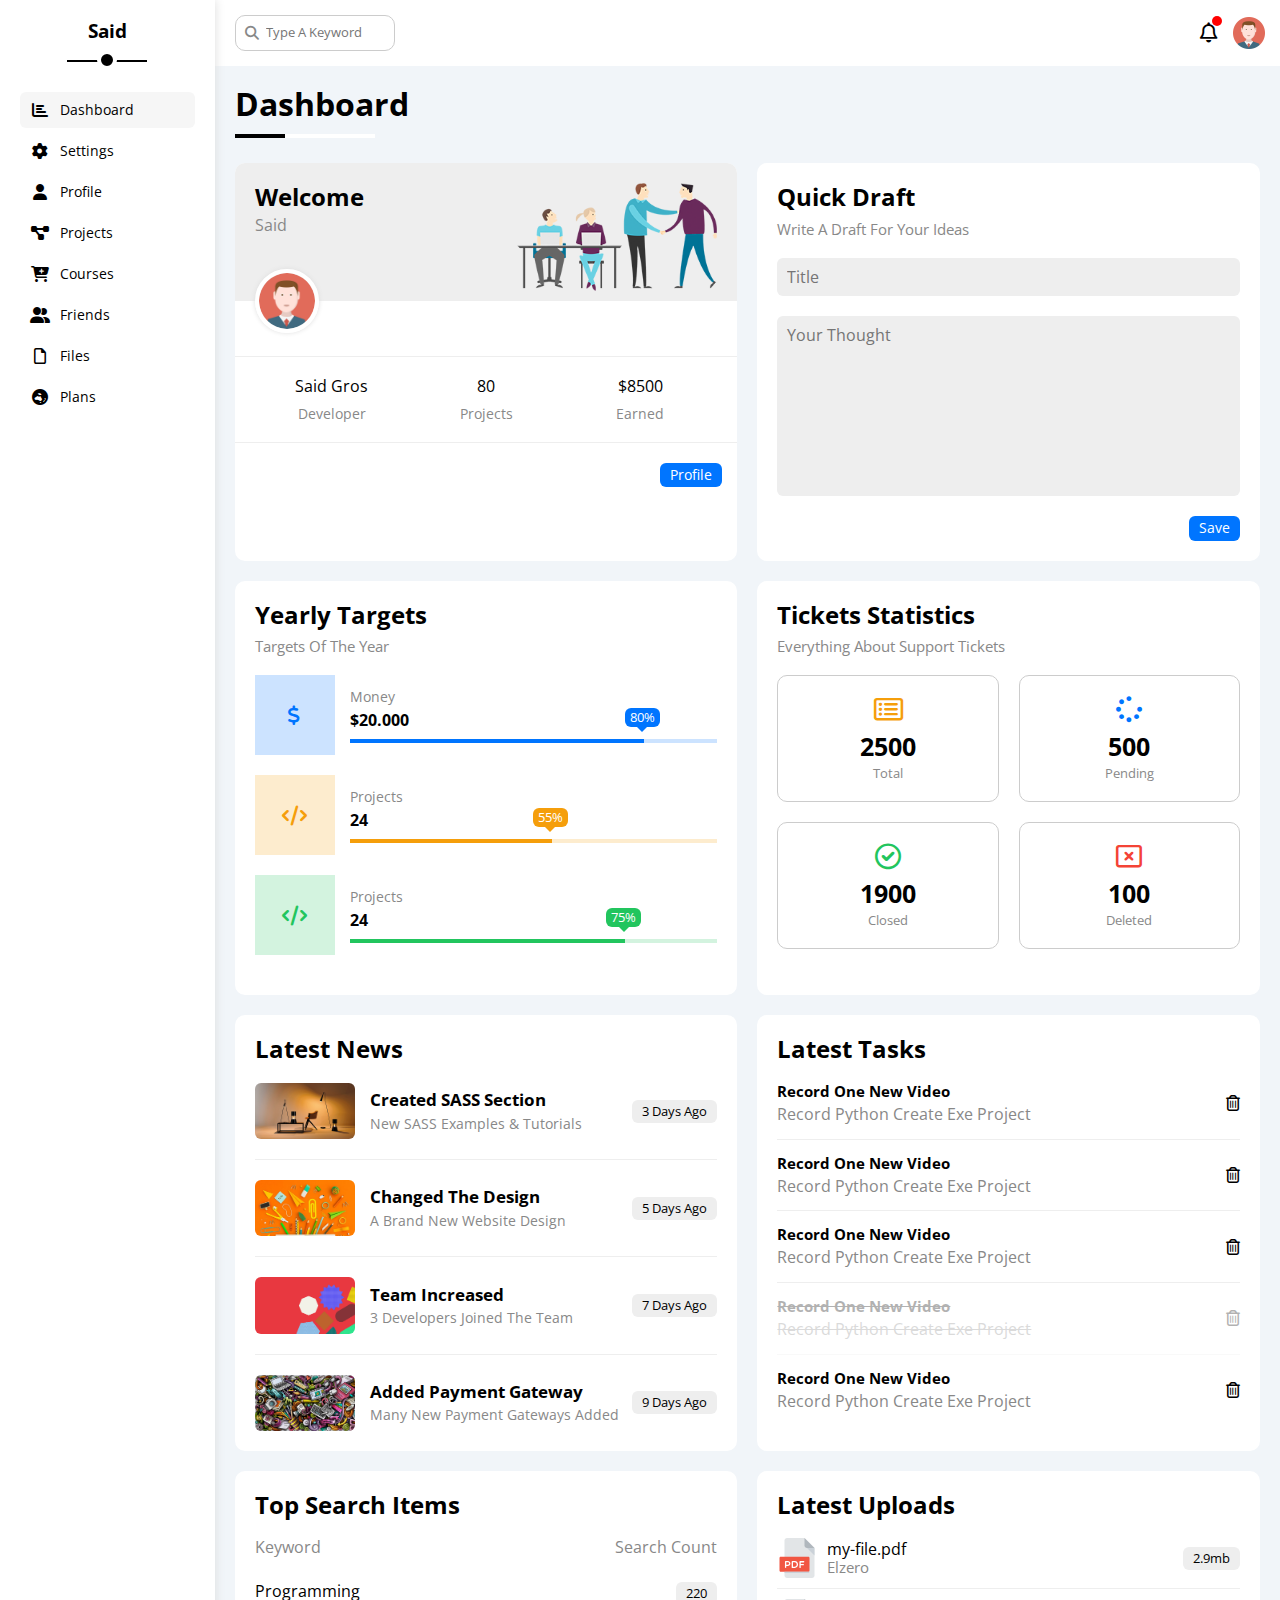
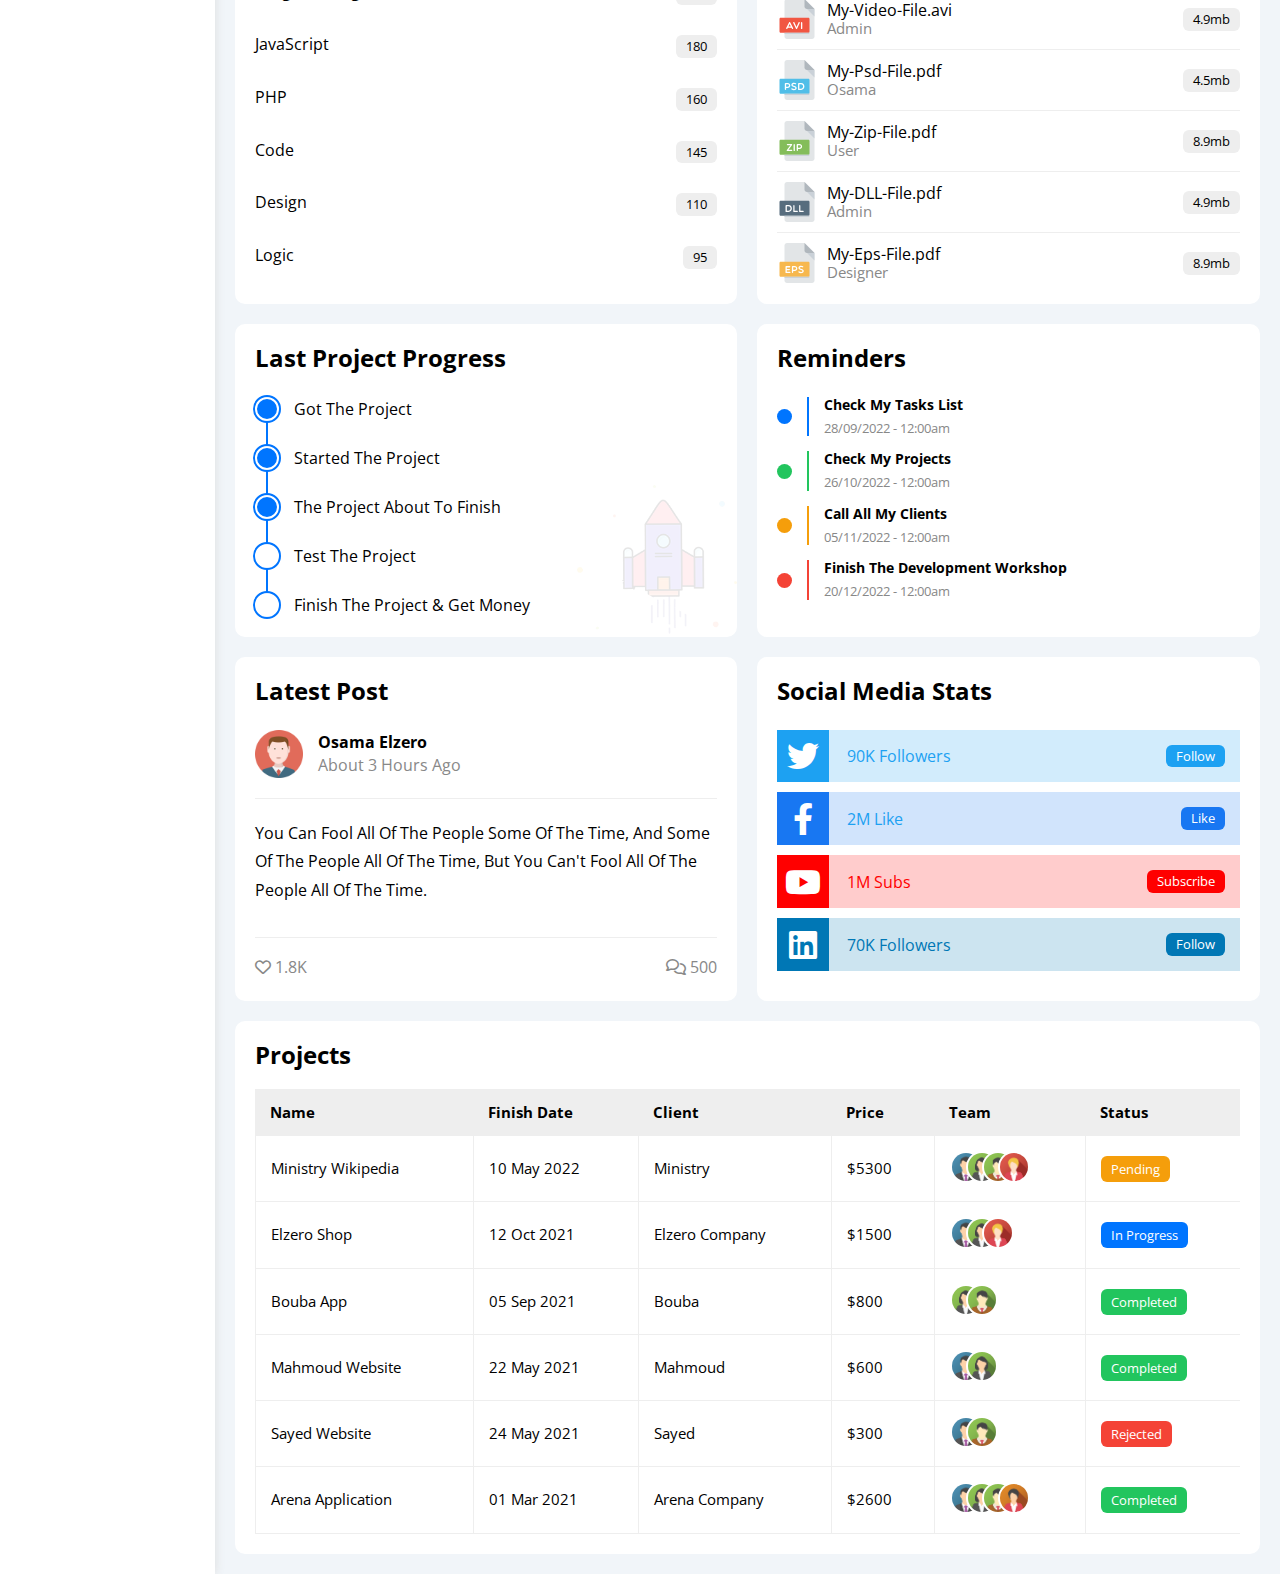
<file: index.html>
<!DOCTYPE html>
<html lang="en">
<head>
    <meta charset="UTF-8">
    <meta name="viewport" content="width=device-width, initial-scale=1.0">
    <title>dashboard</title>
    <!-- Font Awsome -->
    <link rel="stylesheet" href="css/all.min.css">
    <!-- framwork link -->
    <link rel="stylesheet" href="css/framwork.css">
    <!-- css link  -->
    <link rel="stylesheet" href="css/dashbord.css">
    <!-- Normalize -->
    <link rel="stylesheet" href="css/Normalize.css">
    <!-- Gogle Fonts -->
    <link rel="preconnect" href="https://fonts.googleapis.com">
    <link rel="preconnect" href="https://fonts.gstatic.com" crossorigin>
    <link href="https://fonts.googleapis.com/css2?family=Cairo:wght@200;300;400;500;600;700;800;900;1000&family=Open+Sans:ital,wght@0,300;0,400;0,500;0,600;0,700;0,800;1,300;1,400;1,500;1,600;1,700;1,800&family=Work+Sans:ital,wght@0,300;0,600;0,700;0,800;1,300;1,400;1,500;1,600&display=swap" rel="stylesheet">
</head>
<body>
    <div class="page d-flex">
        <div class="sidebar bg-white p-20 p-relative">
            <h3 class="p-relative txt-c mt-0">Said</h3>
            <ul>
                <li>
                    <a class="active d-flex aling-center c-black rad-6 p-10" href="index.html">
                        <i class="fa-solid fa-chart-bar fa-fw"></i>
                        <span class="hide-mobile">Dashboard</span>
                    </a>
                </li>
                <li>
                    <a class="d-flex aling-center f-14 c-black rad-6 p-10" href="settings.html">
                        <i class="fa-solid fa-gear fa-fw"></i>
                        <span class="hide-mobile">Settings</span>
                    </a>
                </li>
                <li>
                    <a class="d-flex aling-center f-14 c-black rad-6 p-10" href="profile.html">
                        <i class="fa-solid fa-user fa-fw"></i>
                        <span class="hide-mobile">Profile</span>
                    </a>
                </li>
                <li>
                    <a class="d-flex aling-center f-14 c-black rad-6 p-10" href="projects.html">
                        <i class="fa-solid fa-diagram-project fa-fw"></i>
                        <span class="hide-mobile">Projects</span>
                    </a>
                </li>
                <li>
                    <a class="d-flex aling-center f-14 c-black rad-6 p-10" href="courses.html">
                        <i class="fa-solid fa-cart-plus fa-fw"></i>
                        <span class="hide-mobile">Courses</span>
                    </a>
                </li>
                <li>
                    <a class="d-flex aling-center f-14 c-black rad-6 p-10" href="friends.html">
                        <i class="fa-solid fa-user-group fa-fw"></i>
                        <span class="hide-mobile">Friends</span>
                    </a>
                </li>
                <li>
                    <a class="d-flex aling-center f-14 c-black rad-6 p-10" href="files.html">
                        <i class="fa-regular fa-file fa-fw"></i>
                        <span class="hide-mobile">Files</span>
                    </a>
                </li>
                <li>
                    <a class="d-flex aling-center f-14 c-black rad-6 p-10" href="plans.html">
                        <i class="fa-solid fa-earth-oceania fa-fw"></i>
                        <span class="hide-mobile">Plans</span>
                    </a>
                </li>
            </ul>
        </div>
        <div class="content w-full">
            <!-- Start Header -->
            <div class="header bg-white p-15 between-flex">
                <div class="search p-relative">
                    <input type="search" placeholder="Type A Keyword">
                </div>
                <div class="icons d-flex align-center">
                    <span class="notification p-relative">
                        <i class="fa-regular fa-bell fa-lg"></i>
                    </span>
                    <img src="images/avatar.png" alt="">
                </div>
            </div>
            <!-- End Header -->
            <h1 class="p-relative">Dashboard</h1>
            <!-- Start Wrapper -->
            <div class="wrapper d-grid gap-20">
                <!-- Start Welcome Widget -->
                <div class="welcome bg-white rad-10 txt-c-mobile block-mobile">
                    <div class="intro p-20 d-flex space-between bg-eee">
                        <div>
                            <h2 class="m-0">Welcome</h2>
                            <p class="c-grey mt-5">Said</p>
                        </div>
                        <img decoding="async" class="hide-mobile" src="images/welcome.png" alt="" />
                    </div>
                    <img decoding="async" src="images/avatar.png" alt="" class="avatar" />
                    <div class="body txt-c d-flex p-20 mt-20 mb-20 block-mobile">
                        <div>Said Gros <span class="d-block c-grey fs-14 mt-10">Developer</span></div>
                        <div>80 <span class="d-block c-grey fs-14 mt-10">Projects</span></div>
                        <div>$8500 <span class="d-block c-grey fs-14 mt-10">Earned</span></div>
                    </div>
                    <a href="profile.html" class="visit d-block fs-14 bg-blue c-white w-fit btn-shape">Profile</a>
                </div>
                <!-- End Welcome Widget -->
                <!-- Start Quick Draft Widget -->
                <div class="quick-draft p-20 bg-white rad-10">
                    <h2 class="mt-0 mb-10">Quick Draft</h2>
                    <p class="mt-0 mb-20 c-grey fs-15">Write A Draft For Your Ideas</p>
                    <form>
                        <input class="d-block mb-20 w-full p-10 b-none bg-eee rad-6" type="text" placeholder="Title" />
                        <textarea class="d-block mb-20 w-full p-10 b-none bg-eee rad-6" placeholder="Your Thought"></textarea>
                        <input class="save d-block fs-14 bg-blue c-white b-none w-fit btn-shape" type="submit" value="Save" />
                    </form>
                </div>
                <!-- End Quick Draft Widget -->
                <!-- Start Targets Widget -->
                <div class="targets p-20 bg-white rad-10">
                    <h2 class="mt-0 mb-10">Yearly Targets</h2>
                    <p class="mt-0 mb-20 c-grey fs-15">Targets Of The Year</p>
                    <div class="target-row mb-20 center-flex blue">
                        <div class="icon center-flex">
                            <i class="fa-solid fa-dollar-sign fa-lg c-blue"></i>
                        </div>
                        <div class="details">
                            <span class="fs-14 c-grey">Money</span>
                            <span class="d-block mt-5 mb-10 fw-bold">$20.000</span>
                            <div class="progress p-relative ">
                                <span class="bg-blue blue" style="width: 80%">
                                    <span class="bg-blue">80%</span>
                                </span>
                            </div>
                        </div>
                    </div>
                    <div class="target-row mb-20 center-flex orange">
                        <div class="icon center-flex">
                            <i class="fa-solid fa-code fa-lg c-orange"></i>
                        </div>
                        <div class="details">
                            <span class="fs-14 c-grey">Projects</span>
                            <span class="d-block mt-5 mb-10 fw-bold">24</span>
                            <div class="progress p-relative">
                                <span class="bg-orange orange" style="width: 55%">
                                    <span class="bg-orange">55%</span>
                                </span>
                            </div>
                        </div>
                    </div>
                    <div class="target-row mb-20 center-flex green">
                        <div class="icon center-flex">
                            <i class="fa-solid fa-code fa-lg c-green"></i>
                        </div>
                        <div class="details">
                            <span class="fs-14 c-grey">Projects</span>
                            <span class="d-block mt-5 mb-10 fw-bold">24</span>
                            <div class="progress p-relative">
                                <span class="bg-green green" style="width: 75%">
                                    <span class="bg-green">75%</span>
                                </span>
                            </div>
                        </div>
                    </div>
                </div>
                <!-- End Targets Widget -->
                <!-- Start Ticket Widget -->
                <div class="tickets p-20 bg-white rad-10">
                    <h2 class="mt-0 mb-10">Tickets Statistics</h2>
                    <p class="mt-0 mb-20 c-grey fs-15">Everything About Support Tickets</p>
                    <div class="d-flex txt-c gap-20 f-wrap">
                        <div class="box p-20 rad-10 fs-13 c-grey">
                            <i class="fa-regular fa-rectangle-list fa-2x mb-10 c-orange"></i>
                            <span class="d-block c-black fw-bold fs-25 mb-5">2500</span>
                            Total
                        </div>
                        <div class="box p-20 rad-10 fs-13 c-grey">
                            <i class="fa-solid fa-spinner fa-2x mb-10 c-blue"></i>
                            <span class="d-block c-black fw-bold fs-25 mb-5">500</span>
                            Pending
                        </div>
                        <div class="box p-20 rad-10 fs-13 c-grey">
                            <i class="fa-regular fa-circle-check fa-2x mb-10 c-green"></i>
                            <span class="d-block c-black fw-bold fs-25 mb-5">1900</span>
                            Closed
                        </div>
                        <div class="box p-20 rad-10 fs-13 c-grey">
                            <i class="fa-regular fa-rectangle-xmark fa-2x mb-10 c-red"></i>
                            <span class="d-block c-black fw-bold fs-25 mb-5">100</span>
                            Deleted
                        </div>
                    </div>
                </div>
                <!-- Start Ticket Widget -->
                <!-- Start Latest News Widget -->
                <div class="latest-news p-20 bg-white rad-10 txt-c-mobile">
                    <h2 class="mt-0 mb-20">Latest News</h2>
                    <div class="news-row d-flex align-center">
                        <img decoding="async" src="images/news-01.png" alt="" />
                        <div class="info">
                            <h3>Created SASS Section</h3>
                            <p class="m-0 fs-14 c-grey">New SASS Examples & Tutorials</p>
                        </div>
                        <div class="btn-shape bg-eee fs-13 label">3 Days Ago</div>
                    </div>
                    <div class="news-row d-flex align-center">
                        <img decoding="async" src="images/news-02.png" alt="" />
                        <div class="info">
                            <h3>Changed The Design</h3>
                            <p class="m-0 fs-14 c-grey">A Brand New Website Design</p>
                        </div>
                        <div class="btn-shape bg-eee fs-13 label">5 Days Ago</div>
                    </div>
                    <div class="news-row d-flex align-center">
                        <img decoding="async" src="images/news-03.png" alt="" />
                        <div class="info">
                            <h3>Team Increased</h3>
                            <p class="m-0 fs-14 c-grey">3 Developers Joined The Team</p>
                        </div>
                        <div class="btn-shape bg-eee fs-13 label">7 Days Ago</div>
                    </div>
                    <div class="news-row d-flex align-center">
                        <img decoding="async" src="images/news-04.png" alt="" />
                        <div class="info">
                            <h3>Added Payment Gateway</h3>
                            <p class="m-0 fs-14 c-grey">Many New Payment Gateways Added</p>
                        </div>
                        <div class="btn-shape bg-eee fs-13 label">9 Days Ago</div>
                    </div>
                </div>
                <!-- End Latest News Widget -->
                <!-- Start Tasks Widget -->
                <div class="tasks p-20 bg-white rad-10">
                    <h2 class="mt-0 mb-20">Latest Tasks</h2>
                    <div class="task-row between-flex">
                        <div class="info">
                            <h3 class="mt-0 mb-5 fs-15">Record One New Video</h3>
                            <p class="m-0 c-grey">Record Python Create Exe Project</p>
                        </div>
                        <i class="fa-regular fa-trash-can delete"></i>
                    </div>
                    <div class="task-row between-flex">
                        <div class="info">
                            <h3 class="mt-0 mb-5 fs-15">Record One New Video</h3>
                            <p class="m-0 c-grey">Record Python Create Exe Project</p>
                        </div>
                        <i class="fa-regular fa-trash-can delete"></i>
                    </div>
                    <div class="task-row between-flex">
                        <div class="info">
                            <h3 class="mt-0 mb-5 fs-15">Record One New Video</h3>
                            <p class="m-0 c-grey">Record Python Create Exe Project</p>
                        </div>
                        <i class="fa-regular fa-trash-can delete"></i>
                    </div>
                    <div class="task-row between-flex done">
                        <div class="info">
                            <h3 class="mt-0 mb-5 fs-15">Record One New Video</h3>
                            <p class="m-0 c-grey">Record Python Create Exe Project</p>
                        </div>
                        <i class="fa-regular fa-trash-can delete"></i>
                    </div>
                    <div class="task-row between-flex">
                        <div class="info">
                            <h3 class="mt-0 mb-5 fs-15">Record One New Video</h3>
                            <p class="m-0 c-grey">Record Python Create Exe Project</p>
                        </div>
                        <i class="fa-regular fa-trash-can delete"></i>
                    </div>
                </div>
                <!-- End Tasks Widget -->
                <!-- Start Top Search Word Widget -->
                <div class="search-items p-20 bg-white rad-10">
                    <h2 class="mt-0 mb-20">Top Search Items</h2>
                    <div class="items-head d-flex space-between c-grey mb-10">
                        <div>Keyword</div>
                        <div>Search Count</div>
                    </div>
                    <div class="items d-flex space-between pt-15 pb-15">
                        <span>Programming</span>
                        <span class="bg-eee fs-13 btn-shape">220</span>
                    </div>
                    <div class="items d-flex space-between pt-15 pb-15">
                        <span>JavaScript</span>
                        <span class="bg-eee btn-shape fs-13">180</span>
                    </div>
                    <div class="items d-flex space-between pt-15 pb-15">
                        <span>PHP</span>
                        <span class="bg-eee btn-shape fs-13">160</span>
                    </div>
                    <div class="items d-flex space-between pt-15 pb-15">
                        <span>Code</span>
                        <span class="bg-eee btn-shape fs-13">145</span>
                    </div>
                    <div class="items d-flex space-between pt-15 pb-15">
                        <span>Design</span>
                        <span class="bg-eee btn-shape fs-13">110</span>
                    </div>
                    <div class="items d-flex space-between pt-15 pb-15">
                        <span>Logic</span>
                        <span class="bg-eee btn-shape fs-13">95</span>
                    </div>
                </div>
                <!-- Start Latest Uploads Widget -->
                <div class="latest-uploads p-20 bg-white rad-10">
                    <h2 class="mt-0 mb-20">Latest Uploads</h2>
                    <ul class="m-0">
                    <li class="between-flex pb-10 mb-10">
                        <div class="d-flex align-center">
                        <img decoding="async" class="mr-10" src="images/pdf.svg" alt="" />
                        <div>
                            <span class="d-block">my-file.pdf</span>
                            <span class="fs-15 c-grey">Elzero</span>
                        </div>
                        </div>
                        <div class="bg-eee btn-shape fs-13">2.9mb</div>
                    </li>
                    <li class="between-flex pb-10 mb-10">
                        <div class="d-flex align-center">
                        <img decoding="async" class="mr-10" src="images/avi.svg" alt="" />
                        <div>
                            <span class="d-block">My-Video-File.avi</span>
                            <span class="fs-15 c-grey">Admin</span>
                        </div>
                        </div>
                        <div class="bg-eee btn-shape fs-13">4.9mb</div>
                    </li>
                    <li class="between-flex pb-10 mb-10">
                        <div class="d-flex align-center">
                        <img decoding="async" class="mr-10" src="images/psd.svg" alt="" />
                        <div>
                            <span class="d-block">My-Psd-File.pdf</span>
                            <span class="fs-15 c-grey">Osama</span>
                        </div>
                        </div>
                        <div class="bg-eee btn-shape fs-13">4.5mb</div>
                    </li>
                    <li class="between-flex pb-10 mb-10">
                        <div class="d-flex align-center">
                        <img decoding="async" class="mr-10" src="images/zip.svg" alt="" />
                        <div>
                            <span class="d-block">My-Zip-File.pdf</span>
                            <span class="fs-15 c-grey">User</span>
                        </div>
                        </div>
                        <div class="bg-eee btn-shape fs-13">8.9mb</div>
                    </li>
                    <li class="between-flex pb-10 mb-10">
                        <div class="d-flex align-center">
                        <img decoding="async" class="mr-10" src="images/dll.svg" alt="" />
                        <div>
                            <span class="d-block">My-DLL-File.pdf</span>
                            <span class="fs-15 c-grey">Admin</span>
                        </div>
                        </div>
                        <div class="bg-eee btn-shape fs-13">4.9mb</div>
                    </li>
                    <li class="between-flex">
                        <div class="d-flex align-center">
                        <img decoding="async" class="mr-10" src="images/eps.svg" alt="" />
                        <div>
                            <span class="d-block">My-Eps-File.pdf</span>
                            <span class="fs-15 c-grey">Designer</span>
                        </div>
                        </div>
                        <div class="bg-eee btn-shape fs-13">8.9mb</div>
                    </li>
                    </ul>
                </div>
                <!-- End Latest Uploads Widget -->
                <!-- Start Last Project Progress Widget -->
                <div class="last-project p-20 bg-white rad-10 p-relative">
                    <h2 class="mt-0 mb-20">Last Project Progress</h2>
                    <ul class="m-0 p-relative">
                    <li class="mt-25 d-flex align-center done">Got The Project</li>
                    <li class="mt-25 d-flex align-center done">Started The Project</li>
                    <li class="mt-25 d-flex align-center done">The Project About To Finish</li>
                    <li class="mt-25 d-flex align-center current">Test The Project</li>
                    <li class="mt-25 d-flex align-center">Finish The Project & Get Money</li>
                    </ul>
                    <img decoding="async" class="launch-icon hide-mobile" src="images/project.png" alt="" />
                </div>
                <!-- End Last Project Progress Widget -->
                <!-- Start Reminders Widget -->
                <div class="reminders p-20 bg-white rad-10 p-relative">
                    <h2 class="mt-0 mb-25">Reminders</h2>
                    <ul class="m-0">
                    <li class="d-flex align-center mt-15">
                        <span class="key bg-blue mr-15 d-block rad-half"></span>
                        <div class="pl-15 blue">
                        <p class="fs-14 fw-bold mt-0 mb-5">Check My Tasks List</p>
                        <span class="fs-13 c-grey">28/09/2022 - 12:00am</span>
                        </div>
                    </li>
                    <li class="d-flex align-center mt-15">
                        <span class="key bg-green mr-15 d-block rad-half"></span>
                        <div class="pl-15 green">
                        <p class="fs-14 fw-bold mt-0 mb-5">Check My Projects</p>
                        <span class="fs-13 c-grey">26/10/2022 - 12:00am</span>
                        </div>
                    </li>
                    <li class="d-flex align-center mt-15">
                        <span class="key bg-orange mr-15 d-block rad-half"></span>
                        <div class="pl-15 orange">
                        <p class="fs-14 fw-bold mt-0 mb-5">Call All My Clients</p>
                        <span class="fs-13 c-grey">05/11/2022 - 12:00am</span>
                        </div>
                    </li>
                    <li class="d-flex align-center mt-15">
                        <span class="key bg-red mr-15 d-block rad-half"></span>
                        <div class="pl-15 red">
                        <p class="fs-14 fw-bold mt-0 mb-5">Finish The Development Workshop</p>
                        <span class="fs-13 c-grey">20/12/2022 - 12:00am</span>
                        </div>
                    </li>
                    </ul>
                </div>
                <!-- End Reminders Widget -->
                <!-- Start Latest Post Widget -->
                <div class="latest-post p-20 bg-white rad-10 p-relative">
                    <h2 class="mt-0 mb-25">Latest Post</h2>
                    <div class="top d-flex align-center">
                    <img decoding="async" class="avatar mr-15" src="images/avatar.png" alt="" />
                    <div class="info">
                        <span class="d-block mb-5 fw-bold">Osama Elzero</span>
                        <span class="c-grey">About 3 Hours Ago</span>
                    </div>
                    </div>
                    <div class="post-content txt-c-mobile pt-20 pb-20 mt-20 mb-20">
                    You can fool all of the people some of the time, and some of the people all of the time, but you can't
                    fool all of the people all of the time.
                    </div>
                    <div class="post-stats between-flex c-grey">
                    <div>
                        <i class="fa-regular fa-heart"></i>
                        <span>1.8K</span>
                    </div>
                    <div>
                        <i class="fa-regular fa-comments"></i>
                        <span>500</span>
                    </div>
                    </div>
                </div>
                <!-- End Latest Post Widget -->
                <!-- Start Social Media Stats Widget -->
                <div class="social-media p-20 bg-white rad-10 p-relative">
                    <h2 class="mt-0 mb-25">Social Media Stats</h2>
                    <div class="box twitter p-15 p-relative mb-10 between-flex">
                      <i class="fa-brands fa-twitter fa-2x c-white h-full center-flex"></i>
                      <span>90K Followers</span>
                      <a class="fs-13 c-white btn-shape" href="#">Follow</a>
                    </div>
                    <div class="box facebook p-15 p-relative mb-10 between-flex">
                      <i class="fa-brands fa-facebook-f fa-2x c-white h-full center-flex"></i>
                      <span>2M Like</span>
                      <a class="fs-13 c-white btn-shape" href="#">Like</a>
                    </div>
                    <div class="box youtube p-15 p-relative mb-10 between-flex">
                      <i class="fa-brands fa-youtube fa-2x c-white h-full center-flex"></i>
                      <span>1M Subs</span>
                      <a class="fs-13 c-white btn-shape" href="#">Subscribe</a>
                    </div>
                    <div class="box linkedin p-15 p-relative mb-10 between-flex">
                      <i class="fa-brands fa-linkedin fa-2x c-white h-full center-flex"></i>
                      <span>70K Followers</span>
                      <a class="fs-13 c-white btn-shape" href="#">Follow</a>
                    </div>
                </div>
                <!-- Start End Media Stats Widget -->
            </div>
            <!-- End Wrapper -->
            <!-- Start Projects Table -->
            <div class="projects p-20 bg-white rad-10 m-20">
                <h2 class="mt-0 mb-20">Projects</h2>
                <div class="responsive-table">
                    <table class="fs-15 w-full">
                        <thead>
                        <tr>
                            <td>Name</td>
                            <td>Finish Date</td>
                            <td>Client</td>
                            <td>Price</td>
                            <td>Team</td>
                            <td>Status</td>
                        </tr>
                        </thead>
                        <tbody>
                        <tr>
                            <td>Ministry Wikipedia</td>
                            <td>10 May 2022</td>
                            <td>Ministry</td>
                            <td>$5300</td>
                            <td>
                                <img decoding="async" src="images/team-01.png" alt="" />
                                <img decoding="async" src="images/team-02.png" alt="" />
                                <img decoding="async" src="images/team-03.png" alt="" />
                                <img decoding="async" src="images/team-05.png" alt="" />
                            </td>
                            <td>
                            <span class="label btn-shape bg-orange c-white">Pending</span>
                            </td>
                        </tr>
                        <tr>
                            <td>Elzero Shop</td>
                            <td>12 Oct 2021</td>
                            <td>Elzero Company</td>
                            <td>$1500</td>
                            <td>
                                <img decoding="async" src="images/team-01.png" alt="" />
                                <img decoding="async" src="images/team-02.png" alt="" />
                                <img decoding="async" src="images/team-05.png" alt="" />
                            </td>
                            <td><span class="label btn-shape bg-blue c-white">In Progress</span></td>
                        </tr>
                        <tr>
                            <td>Bouba App</td>
                            <td>05 Sep 2021</td>
                            <td>Bouba</td>
                            <td>$800</td>
                            <td>
                                <img decoding="async" src="images/team-02.png" alt="" />
                                <img decoding="async" src="images/team-03.png" alt="" />
                            </td>
                            <td><span class="label btn-shape bg-green c-white">Completed</span></td>
                        </tr>
                        <tr>
                            <td>Mahmoud Website</td>
                            <td>22 May 2021</td>
                            <td>Mahmoud</td>
                            <td>$600</td>
                            <td>
                                <img decoding="async" src="images/team-01.png" alt="" />
                                <img decoding="async" src="images/team-02.png" alt="" />
                            </td>
                            <td><span class="label btn-shape bg-green c-white">Completed</span></td>
                        </tr>
                        <tr>
                            <td>Sayed Website</td>
                            <td>24 May 2021</td>
                            <td>Sayed</td>
                            <td>$300</td>
                            <td>
                                <img decoding="async" src="images/team-01.png" alt="" />
                                <img decoding="async" src="images/team-03.png" alt="" />
                            </td>
                            <td><span class="label btn-shape bg-red c-white">Rejected</span></td>
                        </tr>
                        <tr>
                            <td>Arena Application</td>
                            <td>01 Mar 2021</td>
                            <td>Arena Company</td>
                            <td>$2600</td>
                            <td>
                                <img decoding="async" src="images/team-01.png" alt="" />
                                <img decoding="async" src="images/team-02.png" alt="" />
                                <img decoding="async" src="images/team-03.png" alt="" />
                                <img decoding="async" src="images/team-04.png" alt="" />
                            </td>
                            <td><span class="label btn-shape bg-green c-white">Completed</span></td>
                        </tr>
                        </tbody>
                    </table>
                </div>
            </div>
            <!-- End Projects Table -->
        </div>
    </div>
</body>
</html>
</file>
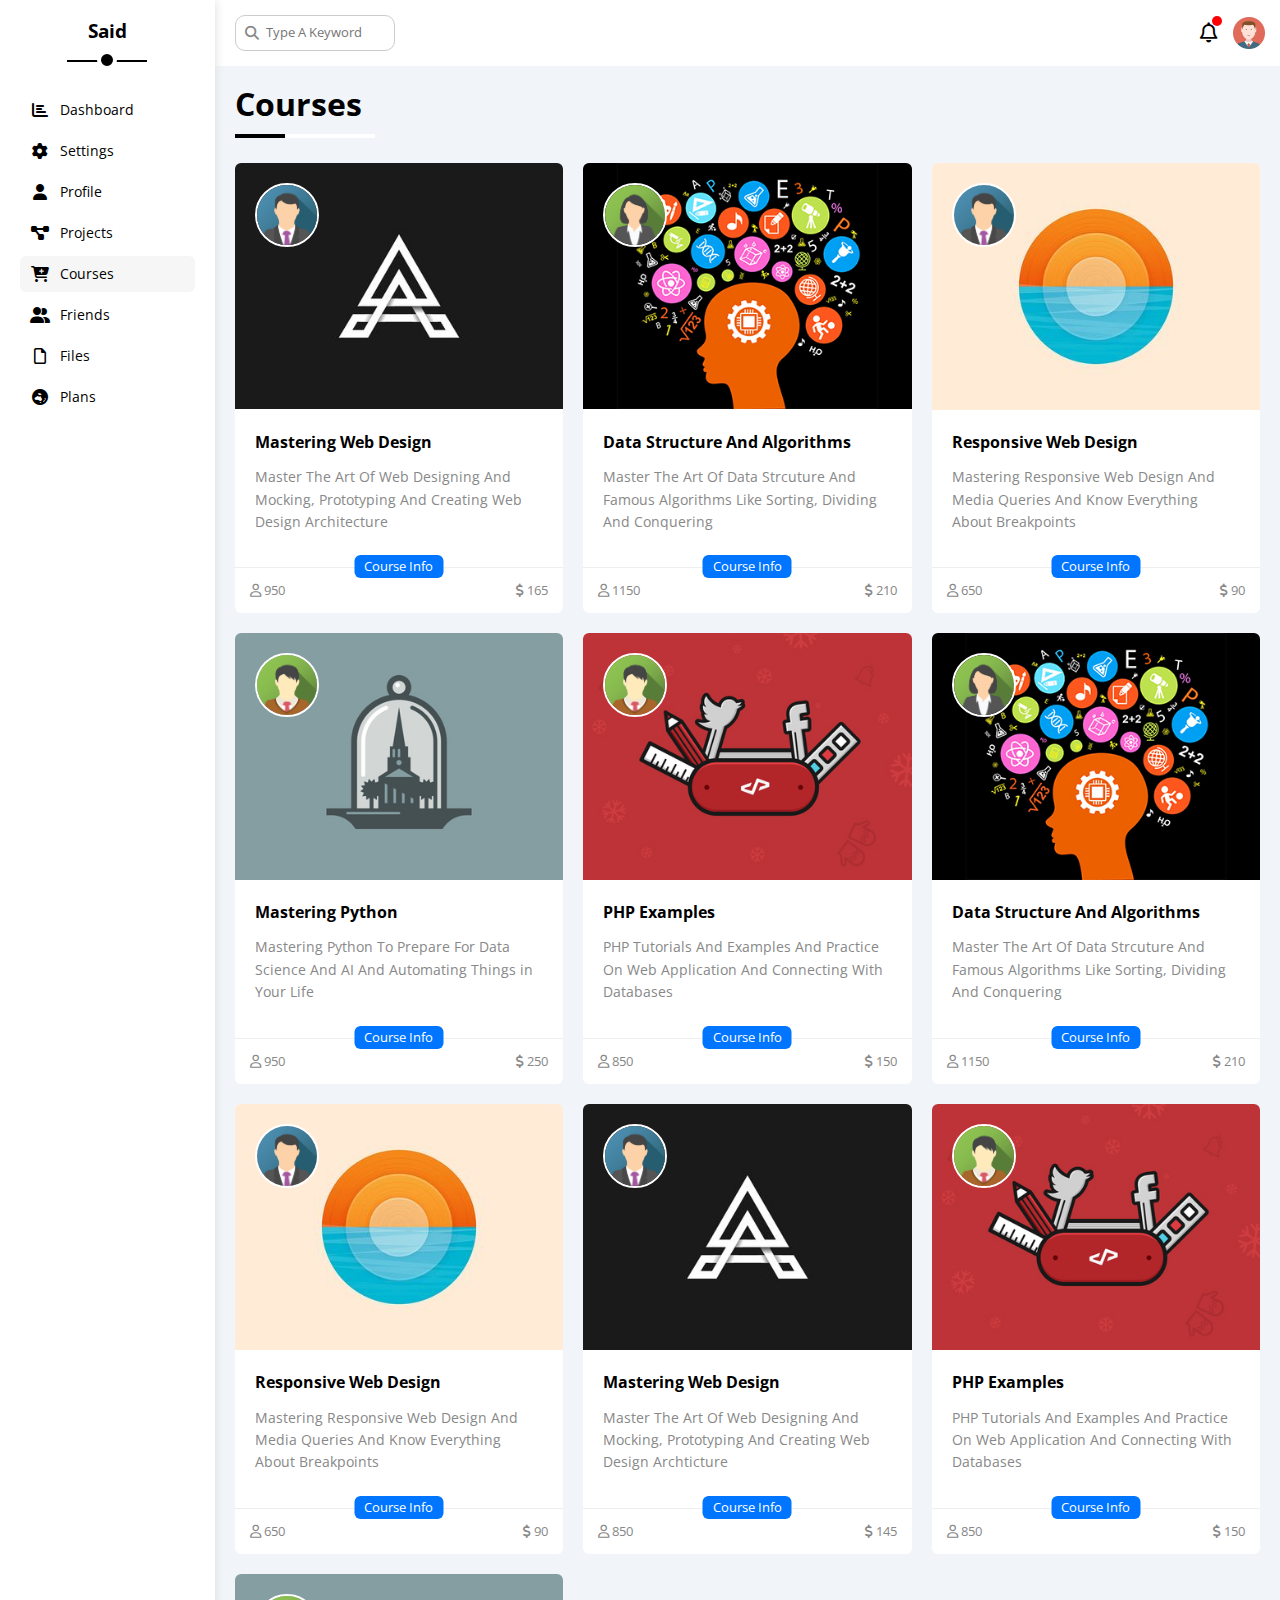
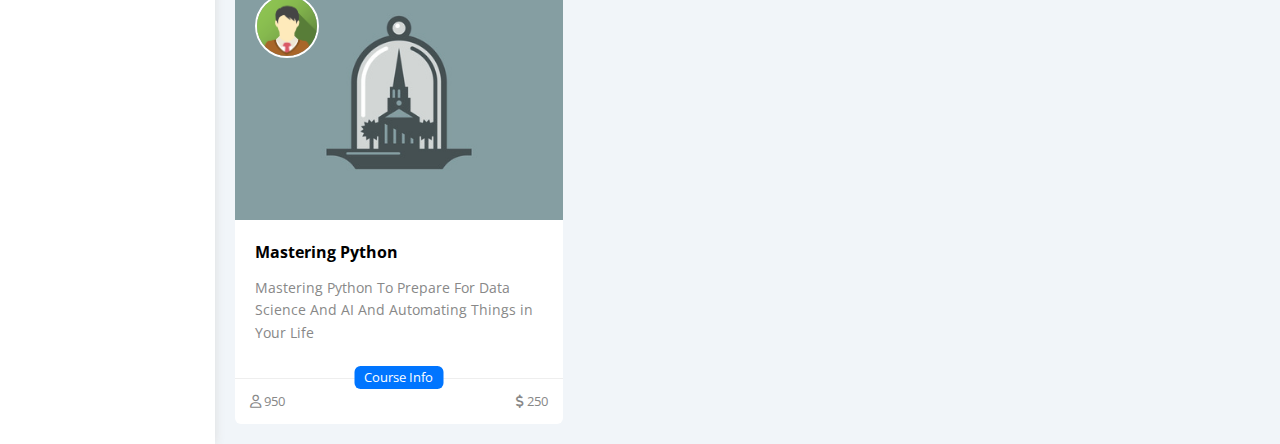
<file: courses.html>
<!DOCTYPE html>
<html lang="en">
<head>
    <meta charset="UTF-8">
    <meta name="viewport" content="width=device-width, initial-scale=1.0">
    <title>courses</title>
    <!-- Font Awsome -->
    <link rel="stylesheet" href="css/all.min.css">
    <!-- framwork link -->
    <link rel="stylesheet" href="css/framwork.css">
    <!-- css link  -->
    <link rel="stylesheet" href="css/dashbord.css">
    <!-- Normalize -->
    <link rel="stylesheet" href="css/Normalize.css">
    <!-- Gogle Fonts -->
    <link rel="preconnect" href="https://fonts.googleapis.com">
    <link rel="preconnect" href="https://fonts.gstatic.com" crossorigin>
    <link href="https://fonts.googleapis.com/css2?family=Cairo:wght@200;300;400;500;600;700;800;900;1000&family=Open+Sans:ital,wght@0,300;0,400;0,500;0,600;0,700;0,800;1,300;1,400;1,500;1,600;1,700;1,800&family=Work+Sans:ital,wght@0,300;0,600;0,700;0,800;1,300;1,400;1,500;1,600&display=swap" rel="stylesheet">
</head>
<body>
    <div class="page d-flex">
        <div class="sidebar bg-white p-20 p-relative">
            <h3 class="p-relative txt-c mt-0">Said</h3>
            <ul>
                <li>
                    <a class="d-flex aling-center c-black rad-6 p-10" href="index.html">
                        <i class="fa-solid fa-chart-bar fa-fw"></i>
                        <span class="hide-mobile">Dashboard</span>
                    </a>
                </li>
                <li>
                    <a class="d-flex aling-center f-14 c-black rad-6 p-10" href="settings.html">
                        <i class="fa-solid fa-gear fa-fw"></i>
                        <span class="hide-mobile">Settings</span>
                    </a>
                </li>
                <li>
                    <a class="d-flex aling-center f-14 c-black rad-6 p-10" href="profile.html">
                        <i class="fa-solid fa-user fa-fw"></i>
                        <span class="hide-mobile">Profile</span>
                    </a>
                </li>
                <li>
                    <a class="d-flex aling-center f-14 c-black rad-6 p-10" href="projects.html">
                        <i class="fa-solid fa-diagram-project fa-fw"></i>
                        <span class="hide-mobile">Projects</span>
                    </a>
                </li>
                <li>
                    <a class="active d-flex aling-center f-14 c-black rad-6 p-10" href="courses.html">
                        <i class="fa-solid fa-cart-plus fa-fw"></i>
                        <span class="hide-mobile">Courses</span>
                    </a>
                </li>
                <li>
                    <a class="d-flex aling-center f-14 c-black rad-6 p-10" href="friends.html">
                        <i class="fa-solid fa-user-group fa-fw"></i>
                        <span class="hide-mobile">Friends</span>
                    </a>
                </li>
                <li>
                    <a class="d-flex aling-center f-14 c-black rad-6 p-10" href="files.html">
                        <i class="fa-regular fa-file fa-fw"></i>
                        <span class="hide-mobile">Files</span>
                    </a>
                </li>
                <li>
                    <a class="d-flex aling-center f-14 c-black rad-6 p-10" href="plans.html">
                        <i class="fa-solid fa-earth-oceania fa-fw"></i>
                        <span class="hide-mobile">Plans</span>
                    </a>
                </li>
            </ul>
        </div>
        <div class="content w-full">
            <!-- Start Header -->
            <div class="header bg-white p-15 between-flex">
                <div class="search p-relative">
                    <input type="search" placeholder="Type A Keyword">
                </div>
                <div class="icons d-flex align-center">
                    <span class="notification p-relative">
                        <i class="fa-regular fa-bell fa-lg"></i>
                    </span>
                    <img src="images/avatar.png" alt="">
                </div>
            </div>
            <!-- End Header -->
            <h1 class="p-relative">Courses</h1>
            <!-- Start courses page -->
            <div class="courses-page d-grid m-20 gap-20">
                <div class="course bg-white rad-6 p-relative">
                  <img decoding="async" class="cover" src="images/course-01.jpg" alt="" />
                  <img decoding="async" class="instructor" src="images/team-01.png" alt="" />
                  <div class="p-20">
                    <h4 class="m-0">Mastering Web Design</h4>
                    <p class="description c-grey mt-15 fs-14">
                      Master The Art Of Web Designing And Mocking, Prototyping And Creating Web Design Architecture
                    </p>
                   </div>
                  <div class="info p-15 p-relative between-flex">
                    <span class="title bg-blue c-white btn-shape">Course Info</span>
                    <span class="c-grey">
                      <i class="fa-regular fa-user"></i>
                      950
                    </span>
                    <span class="c-grey">
                      <i class="fa-solid fa-dollar-sign"></i>
                      165
                    </span>
                  </div>
                </div>
                <div class="course bg-white rad-6 p-relative">
                  <img decoding="async" class="cover" src="images/course-02.jpg" alt="" />
                  <img decoding="async" class="instructor" src="images/team-02.png" alt="" />
                  <div class="p-20">
                    <h4 class="m-0">Data Structure And Algorithms</h4>
                    <p class="description c-grey mt-15 fs-14">
                      Master The Art Of Data Strcuture And Famous Algorithms Like Sorting, Dividing And Conquering
                    </p>
                  </div>
                  <div class="info p-15 p-relative between-flex">
                    <span class="title bg-blue c-white btn-shape">Course Info</span>
                    <span class="c-grey"> <i class="fa-regular fa-user"></i> 1150</span>
                    <span class="c-grey"><i class="fa-solid fa-dollar-sign"></i> 210</span>
                  </div>
                </div>
                <div class="course bg-white rad-6 p-relative">
                  <img decoding="async" class="cover" src="images/course-03.jpg" alt="" />
                  <img decoding="async" class="instructor" src="images/team-01.png" alt="" />
                  <div class="p-20">
                    <h4 class="m-0">Responsive Web Design</h4>
                    <p class="description c-grey mt-15 fs-14">
                      Mastering Responsive Web Design And Media Queries And Know Everything About Breakpoints
                    </p>
                  </div>
                  <div class="info p-15 p-relative between-flex">
                    <span class="title bg-blue c-white btn-shape">Course Info</span>
                    <span class="c-grey"> <i class="fa-regular fa-user"></i> 650</span>
                    <span class="c-grey"><i class="fa-solid fa-dollar-sign"></i> 90</span>
                  </div>
                </div>
                <div class="course bg-white rad-6 p-relative">
                  <img decoding="async" class="cover" src="images/course-04.jpg" alt="" />
                  <img decoding="async" class="instructor" src="images/team-03.png" alt="" />
                  <div class="p-20">
                    <h4 class="m-0">Mastering Python</h4>
                    <p class="description c-grey mt-15 fs-14">
                      Mastering Python To Prepare For Data Science And AI And Automating Things in Your Life
                    </p>
                  </div>
                  <div class="info p-15 p-relative between-flex">
                    <span class="title bg-blue c-white btn-shape">Course Info</span>
                    <span class="c-grey"> <i class="fa-regular fa-user"></i> 950</span>
                    <span class="c-grey"><i class="fa-solid fa-dollar-sign"></i> 250</span>
                  </div>
                </div>
                <div class="course bg-white rad-6 p-relative">
                  <img decoding="async" class="cover" src="images/course-05.jpg" alt="" />
                  <img decoding="async" class="instructor" src="images/team-03.png" alt="" />
                  <div class="p-20">
                    <h4 class="m-0">PHP Examples</h4>
                    <p class="description c-grey mt-15 fs-14">
                      PHP Tutorials And Examples And Practice On Web Application And Connecting With Databases
                    </p>
                  </div>
                  <div class="info p-15 p-relative between-flex">
                    <span class="title bg-blue c-white btn-shape">Course Info</span>
                    <span class="c-grey"> <i class="fa-regular fa-user"></i> 850</span>
                    <span class="c-grey"><i class="fa-solid fa-dollar-sign"></i> 150</span>
                  </div>
                </div>
                <div class="course bg-white rad-6 p-relative">
                  <img decoding="async" class="cover" src="images/course-02.jpg" alt="" />
                  <img decoding="async" class="instructor" src="images/team-02.png" alt="" />
                  <div class="p-20">
                    <h4 class="m-0">Data Structure And Algorithms</h4>
                    <p class="description c-grey mt-15 fs-14">
                      Master The Art Of Data Strcuture And Famous Algorithms Like Sorting, Dividing And Conquering
                    </p>
                  </div>
                  <div class="info p-15 p-relative between-flex">
                    <span class="title bg-blue c-white btn-shape">Course Info</span>
                    <span class="c-grey"> <i class="fa-regular fa-user"></i> 1150</span>
                    <span class="c-grey"><i class="fa-solid fa-dollar-sign"></i> 210</span>
                  </div>
                </div>
                <div class="course bg-white rad-6 p-relative">
                  <img decoding="async" class="cover" src="images/course-03.jpg" alt="" />
                  <img decoding="async" class="instructor" src="images/team-01.png" alt="" />
                  <div class="p-20">
                    <h4 class="m-0">Responsive Web Design</h4>
                    <p class="description c-grey mt-15 fs-14">
                      Mastering Responsive Web Design And Media Queries And Know Everything About Breakpoints
                    </p>
                  </div>
                  <div class="info p-15 p-relative between-flex">
                    <span class="title bg-blue c-white btn-shape">Course Info</span>
                    <span class="c-grey"> <i class="fa-regular fa-user"></i> 650</span>
                    <span class="c-grey"><i class="fa-solid fa-dollar-sign"></i> 90</span>
                  </div>
                </div>
                <div class="course bg-white rad-6 p-relative">
                  <img decoding="async" class="cover" src="images/course-01.jpg" alt="" />
                  <img decoding="async" class="instructor" src="images/team-01.png" alt="" />
                  <div class="p-20">
                    <h4 class="m-0">Mastering Web Design</h4>
                    <p class="description c-grey mt-15 fs-14">
                      Master The Art Of Web Designing And Mocking, Prototyping And Creating Web Design Archticture
                    </p>
                  </div>
                  <div class="info p-15 p-relative between-flex">
                    <span class="title bg-blue c-white btn-shape">Course Info</span>
                    <span class="c-grey"> <i class="fa-regular fa-user"></i> 850</span>
                    <span class="c-grey"><i class="fa-solid fa-dollar-sign"></i> 145</span>
                  </div>
                </div>
                <div class="course bg-white rad-6 p-relative">
                  <img decoding="async" class="cover" src="images/course-05.jpg" alt="" />
                  <img decoding="async" class="instructor" src="images/team-03.png" alt="" />
                  <div class="p-20">
                    <h4 class="m-0">PHP Examples</h4>
                    <p class="description c-grey mt-15 fs-14">
                      PHP Tutorials And Examples And Practice On Web Application And Connecting With Databases
                    </p>
                  </div>
                  <div class="info p-15 p-relative between-flex">
                    <span class="title bg-blue c-white btn-shape">Course Info</span>
                    <span class="c-grey"> <i class="fa-regular fa-user"></i> 850</span>
                    <span class="c-grey"><i class="fa-solid fa-dollar-sign"></i> 150</span>
                  </div>
                </div>
                <div class="course bg-white rad-6 p-relative">
                  <img decoding="async" class="cover" src="images/course-04.jpg" alt="" />
                  <img decoding="async" class="instructor" src="images/team-03.png" alt="" />
                  <div class="p-20">
                    <h4 class="m-0">Mastering Python</h4>
                    <p class="description c-grey mt-15 fs-14">
                      Mastering Python To Prepare For Data Science And AI And Automating Things in Your Life
                    </p>
                  </div>
                  <div class="info p-15 p-relative between-flex">
                    <span class="title bg-blue c-white btn-shape">Course Info</span>
                    <span class="c-grey"> <i class="fa-regular fa-user"></i> 950</span>
                    <span class="c-grey"><i class="fa-solid fa-dollar-sign"></i> 250</span>
                  </div>
                </div>
            </div>
            <!-- End courses page -->
        </div>
    </div>
</body>
</html>
</file>
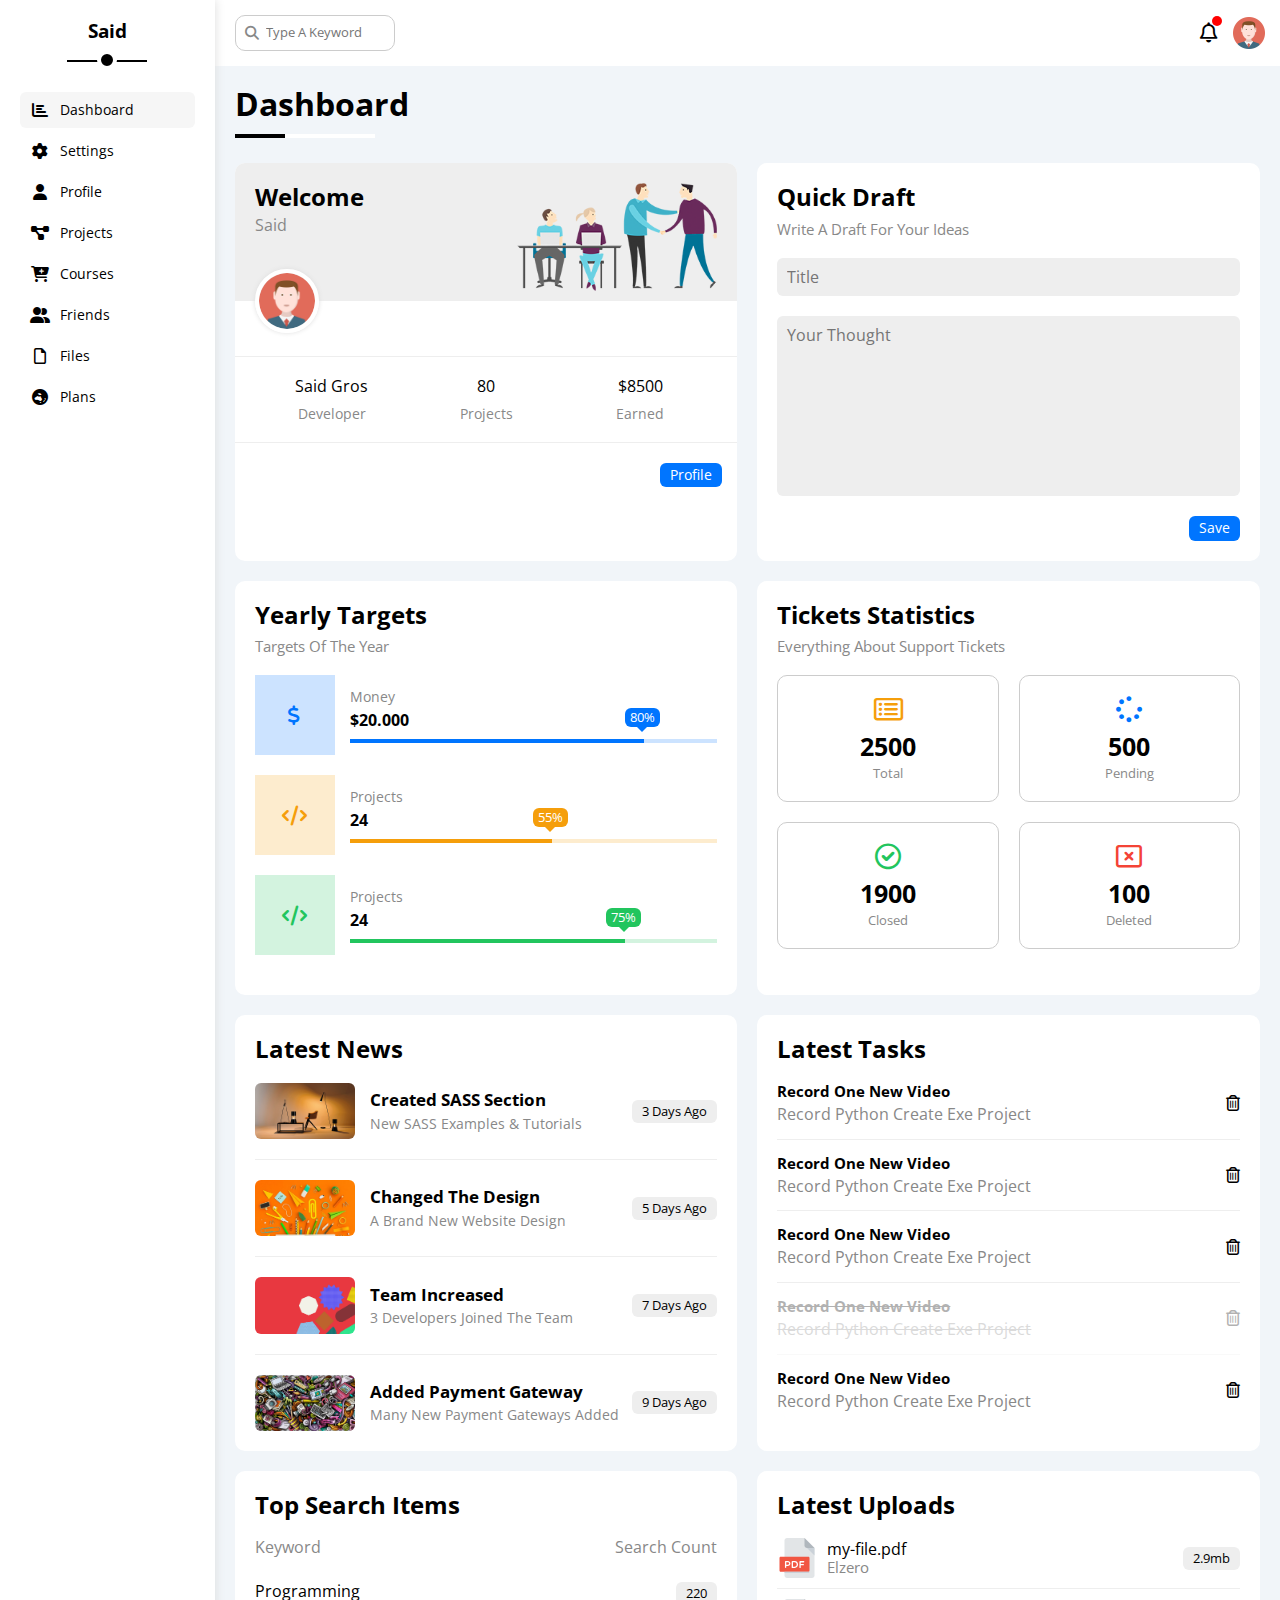
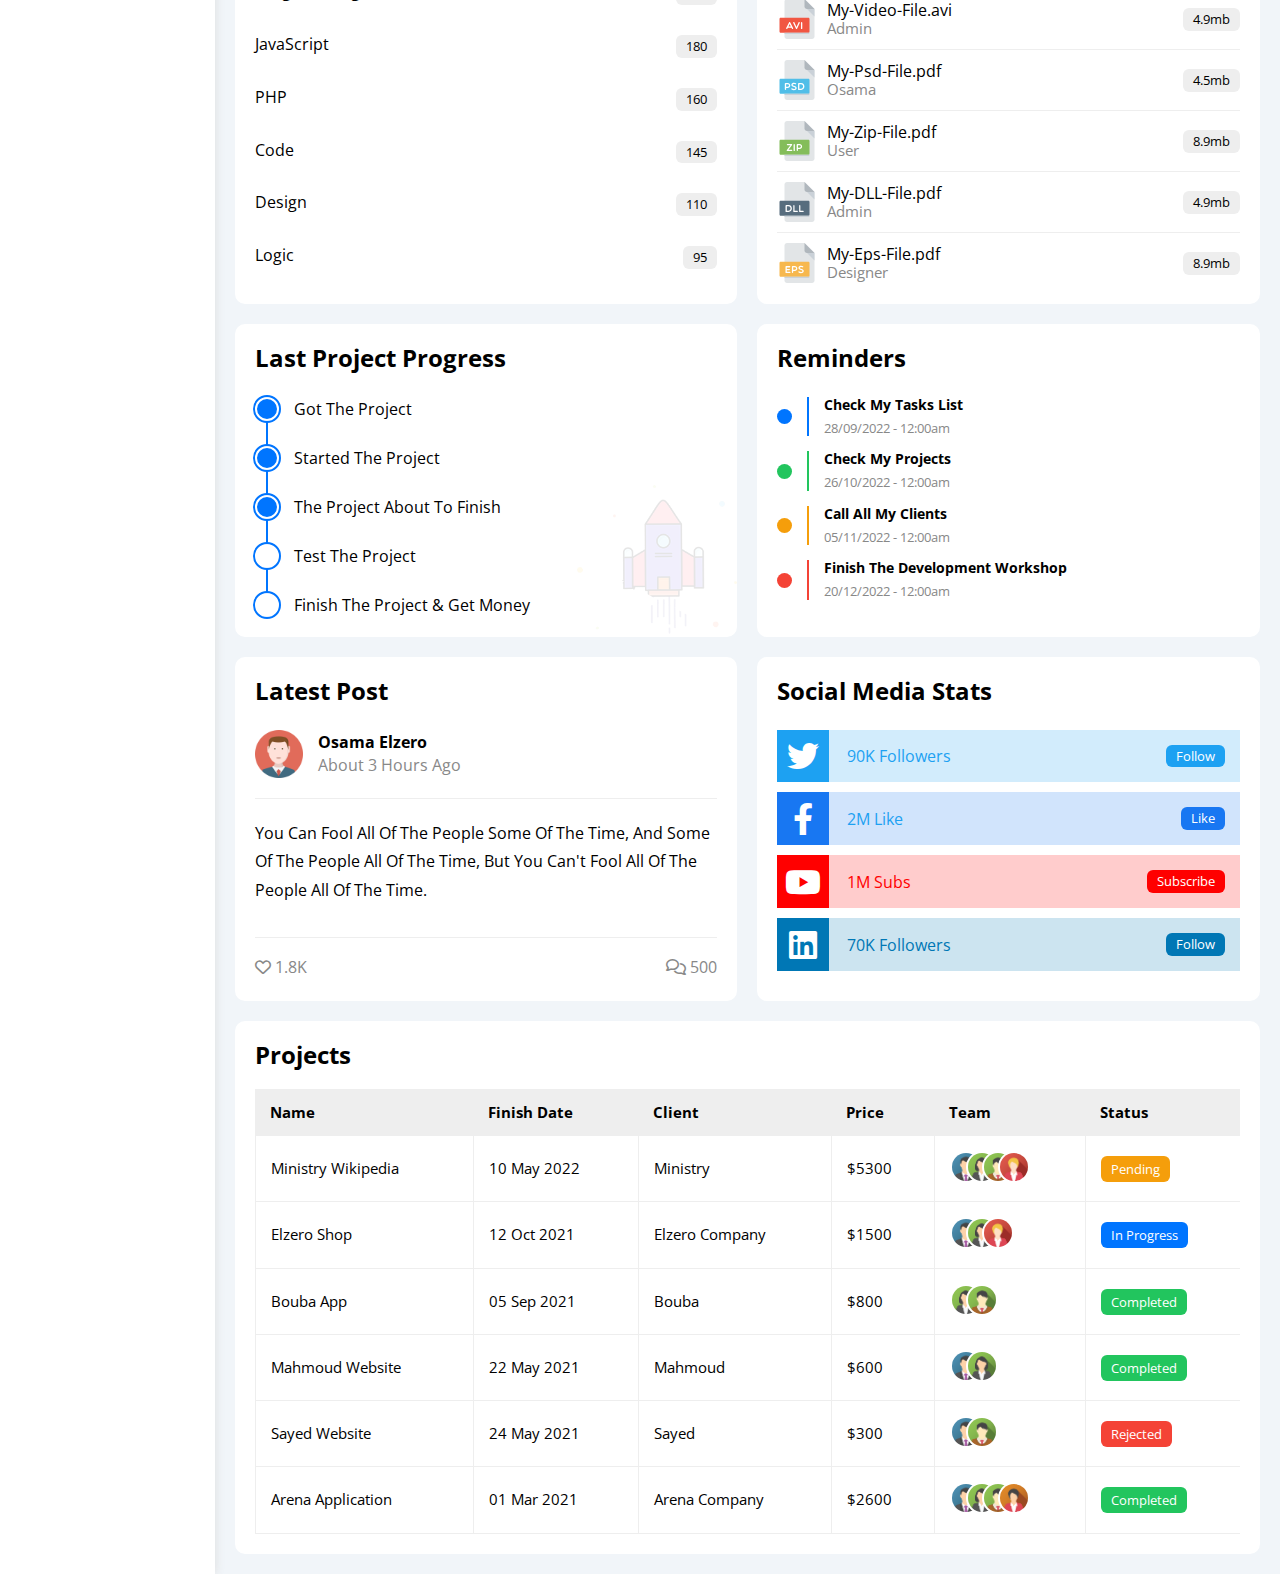
<file: dashboard.html>
<!DOCTYPE html>
<html lang="en">
<head>
    <meta charset="UTF-8">
    <meta name="viewport" content="width=device-width, initial-scale=1.0">
    <title>dashboard</title>
    <!-- Font Awsome -->
    <link rel="stylesheet" href="css/all.min.css">
    <!-- framwork link -->
    <link rel="stylesheet" href="css/framwork.css">
    <!-- css link  -->
    <link rel="stylesheet" href="css/dashbord.css">
    <!-- Normalize -->
    <link rel="stylesheet" href="css/Normalize.css">
    <!-- Gogle Fonts -->
    <link rel="preconnect" href="https://fonts.googleapis.com">
    <link rel="preconnect" href="https://fonts.gstatic.com" crossorigin>
    <link href="https://fonts.googleapis.com/css2?family=Cairo:wght@200;300;400;500;600;700;800;900;1000&family=Open+Sans:ital,wght@0,300;0,400;0,500;0,600;0,700;0,800;1,300;1,400;1,500;1,600;1,700;1,800&family=Work+Sans:ital,wght@0,300;0,600;0,700;0,800;1,300;1,400;1,500;1,600&display=swap" rel="stylesheet">
</head>
<body>
    <div class="page d-flex">
        <div class="sidebar bg-white p-20 p-relative">
            <h3 class="p-relative txt-c mt-0">Said</h3>
            <ul>
                <li>
                    <a class="active d-flex aling-center c-black rad-6 p-10" href="dashboard.html">
                        <i class="fa-solid fa-chart-bar fa-fw"></i>
                        <span class="hide-mobile">Dashboard</span>
                    </a>
                </li>
                <li>
                    <a class="d-flex aling-center f-14 c-black rad-6 p-10" href="settings.html">
                        <i class="fa-solid fa-gear fa-fw"></i>
                        <span class="hide-mobile">Settings</span>
                    </a>
                </li>
                <li>
                    <a class="d-flex aling-center f-14 c-black rad-6 p-10" href="profile.html">
                        <i class="fa-solid fa-user fa-fw"></i>
                        <span class="hide-mobile">Profile</span>
                    </a>
                </li>
                <li>
                    <a class="d-flex aling-center f-14 c-black rad-6 p-10" href="projects.html">
                        <i class="fa-solid fa-diagram-project fa-fw"></i>
                        <span class="hide-mobile">Projects</span>
                    </a>
                </li>
                <li>
                    <a class="d-flex aling-center f-14 c-black rad-6 p-10" href="courses.html">
                        <i class="fa-solid fa-cart-plus fa-fw"></i>
                        <span class="hide-mobile">Courses</span>
                    </a>
                </li>
                <li>
                    <a class="d-flex aling-center f-14 c-black rad-6 p-10" href="friends.html">
                        <i class="fa-solid fa-user-group fa-fw"></i>
                        <span class="hide-mobile">Friends</span>
                    </a>
                </li>
                <li>
                    <a class="d-flex aling-center f-14 c-black rad-6 p-10" href="files.html">
                        <i class="fa-regular fa-file fa-fw"></i>
                        <span class="hide-mobile">Files</span>
                    </a>
                </li>
                <li>
                    <a class="d-flex aling-center f-14 c-black rad-6 p-10" href="plans.html">
                        <i class="fa-solid fa-earth-oceania fa-fw"></i>
                        <span class="hide-mobile">Plans</span>
                    </a>
                </li>
            </ul>
        </div>
        <div class="content w-full">
            <!-- Start Header -->
            <div class="header bg-white p-15 between-flex">
                <div class="search p-relative">
                    <input type="search" placeholder="Type A Keyword">
                </div>
                <div class="icons d-flex align-center">
                    <span class="notification p-relative">
                        <i class="fa-regular fa-bell fa-lg"></i>
                    </span>
                    <img src="images/avatar.png" alt="">
                </div>
            </div>
            <!-- End Header -->
            <h1 class="p-relative">Dashboard</h1>
            <!-- Start Wrapper -->
            <div class="wrapper d-grid gap-20">
                <!-- Start Welcome Widget -->
                <div class="welcome bg-white rad-10 txt-c-mobile block-mobile">
                    <div class="intro p-20 d-flex space-between bg-eee">
                        <div>
                            <h2 class="m-0">Welcome</h2>
                            <p class="c-grey mt-5">Said</p>
                        </div>
                        <img decoding="async" class="hide-mobile" src="images/welcome.png" alt="" />
                    </div>
                    <img decoding="async" src="images/avatar.png" alt="" class="avatar" />
                    <div class="body txt-c d-flex p-20 mt-20 mb-20 block-mobile">
                        <div>Said Gros <span class="d-block c-grey fs-14 mt-10">Developer</span></div>
                        <div>80 <span class="d-block c-grey fs-14 mt-10">Projects</span></div>
                        <div>$8500 <span class="d-block c-grey fs-14 mt-10">Earned</span></div>
                    </div>
                    <a href="profile.html" class="visit d-block fs-14 bg-blue c-white w-fit btn-shape">Profile</a>
                </div>
                <!-- End Welcome Widget -->
                <!-- Start Quick Draft Widget -->
                <div class="quick-draft p-20 bg-white rad-10">
                    <h2 class="mt-0 mb-10">Quick Draft</h2>
                    <p class="mt-0 mb-20 c-grey fs-15">Write A Draft For Your Ideas</p>
                    <form>
                        <input class="d-block mb-20 w-full p-10 b-none bg-eee rad-6" type="text" placeholder="Title" />
                        <textarea class="d-block mb-20 w-full p-10 b-none bg-eee rad-6" placeholder="Your Thought"></textarea>
                        <input class="save d-block fs-14 bg-blue c-white b-none w-fit btn-shape" type="submit" value="Save" />
                    </form>
                </div>
                <!-- End Quick Draft Widget -->
                <!-- Start Targets Widget -->
                <div class="targets p-20 bg-white rad-10">
                    <h2 class="mt-0 mb-10">Yearly Targets</h2>
                    <p class="mt-0 mb-20 c-grey fs-15">Targets Of The Year</p>
                    <div class="target-row mb-20 center-flex blue">
                        <div class="icon center-flex">
                            <i class="fa-solid fa-dollar-sign fa-lg c-blue"></i>
                        </div>
                        <div class="details">
                            <span class="fs-14 c-grey">Money</span>
                            <span class="d-block mt-5 mb-10 fw-bold">$20.000</span>
                            <div class="progress p-relative ">
                                <span class="bg-blue blue" style="width: 80%">
                                    <span class="bg-blue">80%</span>
                                </span>
                            </div>
                        </div>
                    </div>
                    <div class="target-row mb-20 center-flex orange">
                        <div class="icon center-flex">
                            <i class="fa-solid fa-code fa-lg c-orange"></i>
                        </div>
                        <div class="details">
                            <span class="fs-14 c-grey">Projects</span>
                            <span class="d-block mt-5 mb-10 fw-bold">24</span>
                            <div class="progress p-relative">
                                <span class="bg-orange orange" style="width: 55%">
                                    <span class="bg-orange">55%</span>
                                </span>
                            </div>
                        </div>
                    </div>
                    <div class="target-row mb-20 center-flex green">
                        <div class="icon center-flex">
                            <i class="fa-solid fa-code fa-lg c-green"></i>
                        </div>
                        <div class="details">
                            <span class="fs-14 c-grey">Projects</span>
                            <span class="d-block mt-5 mb-10 fw-bold">24</span>
                            <div class="progress p-relative">
                                <span class="bg-green green" style="width: 75%">
                                    <span class="bg-green">75%</span>
                                </span>
                            </div>
                        </div>
                    </div>
                </div>
                <!-- End Targets Widget -->
                <!-- Start Ticket Widget -->
                <div class="tickets p-20 bg-white rad-10">
                    <h2 class="mt-0 mb-10">Tickets Statistics</h2>
                    <p class="mt-0 mb-20 c-grey fs-15">Everything About Support Tickets</p>
                    <div class="d-flex txt-c gap-20 f-wrap">
                        <div class="box p-20 rad-10 fs-13 c-grey">
                            <i class="fa-regular fa-rectangle-list fa-2x mb-10 c-orange"></i>
                            <span class="d-block c-black fw-bold fs-25 mb-5">2500</span>
                            Total
                        </div>
                        <div class="box p-20 rad-10 fs-13 c-grey">
                            <i class="fa-solid fa-spinner fa-2x mb-10 c-blue"></i>
                            <span class="d-block c-black fw-bold fs-25 mb-5">500</span>
                            Pending
                        </div>
                        <div class="box p-20 rad-10 fs-13 c-grey">
                            <i class="fa-regular fa-circle-check fa-2x mb-10 c-green"></i>
                            <span class="d-block c-black fw-bold fs-25 mb-5">1900</span>
                            Closed
                        </div>
                        <div class="box p-20 rad-10 fs-13 c-grey">
                            <i class="fa-regular fa-rectangle-xmark fa-2x mb-10 c-red"></i>
                            <span class="d-block c-black fw-bold fs-25 mb-5">100</span>
                            Deleted
                        </div>
                    </div>
                </div>
                <!-- Start Ticket Widget -->
                <!-- Start Latest News Widget -->
                <div class="latest-news p-20 bg-white rad-10 txt-c-mobile">
                    <h2 class="mt-0 mb-20">Latest News</h2>
                    <div class="news-row d-flex align-center">
                        <img decoding="async" src="images/news-01.png" alt="" />
                        <div class="info">
                            <h3>Created SASS Section</h3>
                            <p class="m-0 fs-14 c-grey">New SASS Examples & Tutorials</p>
                        </div>
                        <div class="btn-shape bg-eee fs-13 label">3 Days Ago</div>
                    </div>
                    <div class="news-row d-flex align-center">
                        <img decoding="async" src="images/news-02.png" alt="" />
                        <div class="info">
                            <h3>Changed The Design</h3>
                            <p class="m-0 fs-14 c-grey">A Brand New Website Design</p>
                        </div>
                        <div class="btn-shape bg-eee fs-13 label">5 Days Ago</div>
                    </div>
                    <div class="news-row d-flex align-center">
                        <img decoding="async" src="images/news-03.png" alt="" />
                        <div class="info">
                            <h3>Team Increased</h3>
                            <p class="m-0 fs-14 c-grey">3 Developers Joined The Team</p>
                        </div>
                        <div class="btn-shape bg-eee fs-13 label">7 Days Ago</div>
                    </div>
                    <div class="news-row d-flex align-center">
                        <img decoding="async" src="images/news-04.png" alt="" />
                        <div class="info">
                            <h3>Added Payment Gateway</h3>
                            <p class="m-0 fs-14 c-grey">Many New Payment Gateways Added</p>
                        </div>
                        <div class="btn-shape bg-eee fs-13 label">9 Days Ago</div>
                    </div>
                </div>
                <!-- End Latest News Widget -->
                <!-- Start Tasks Widget -->
                <div class="tasks p-20 bg-white rad-10">
                    <h2 class="mt-0 mb-20">Latest Tasks</h2>
                    <div class="task-row between-flex">
                        <div class="info">
                            <h3 class="mt-0 mb-5 fs-15">Record One New Video</h3>
                            <p class="m-0 c-grey">Record Python Create Exe Project</p>
                        </div>
                        <i class="fa-regular fa-trash-can delete"></i>
                    </div>
                    <div class="task-row between-flex">
                        <div class="info">
                            <h3 class="mt-0 mb-5 fs-15">Record One New Video</h3>
                            <p class="m-0 c-grey">Record Python Create Exe Project</p>
                        </div>
                        <i class="fa-regular fa-trash-can delete"></i>
                    </div>
                    <div class="task-row between-flex">
                        <div class="info">
                            <h3 class="mt-0 mb-5 fs-15">Record One New Video</h3>
                            <p class="m-0 c-grey">Record Python Create Exe Project</p>
                        </div>
                        <i class="fa-regular fa-trash-can delete"></i>
                    </div>
                    <div class="task-row between-flex done">
                        <div class="info">
                            <h3 class="mt-0 mb-5 fs-15">Record One New Video</h3>
                            <p class="m-0 c-grey">Record Python Create Exe Project</p>
                        </div>
                        <i class="fa-regular fa-trash-can delete"></i>
                    </div>
                    <div class="task-row between-flex">
                        <div class="info">
                            <h3 class="mt-0 mb-5 fs-15">Record One New Video</h3>
                            <p class="m-0 c-grey">Record Python Create Exe Project</p>
                        </div>
                        <i class="fa-regular fa-trash-can delete"></i>
                    </div>
                </div>
                <!-- End Tasks Widget -->
                <!-- Start Top Search Word Widget -->
                <div class="search-items p-20 bg-white rad-10">
                    <h2 class="mt-0 mb-20">Top Search Items</h2>
                    <div class="items-head d-flex space-between c-grey mb-10">
                        <div>Keyword</div>
                        <div>Search Count</div>
                    </div>
                    <div class="items d-flex space-between pt-15 pb-15">
                        <span>Programming</span>
                        <span class="bg-eee fs-13 btn-shape">220</span>
                    </div>
                    <div class="items d-flex space-between pt-15 pb-15">
                        <span>JavaScript</span>
                        <span class="bg-eee btn-shape fs-13">180</span>
                    </div>
                    <div class="items d-flex space-between pt-15 pb-15">
                        <span>PHP</span>
                        <span class="bg-eee btn-shape fs-13">160</span>
                    </div>
                    <div class="items d-flex space-between pt-15 pb-15">
                        <span>Code</span>
                        <span class="bg-eee btn-shape fs-13">145</span>
                    </div>
                    <div class="items d-flex space-between pt-15 pb-15">
                        <span>Design</span>
                        <span class="bg-eee btn-shape fs-13">110</span>
                    </div>
                    <div class="items d-flex space-between pt-15 pb-15">
                        <span>Logic</span>
                        <span class="bg-eee btn-shape fs-13">95</span>
                    </div>
                </div>
                <!-- Start Latest Uploads Widget -->
                <div class="latest-uploads p-20 bg-white rad-10">
                    <h2 class="mt-0 mb-20">Latest Uploads</h2>
                    <ul class="m-0">
                    <li class="between-flex pb-10 mb-10">
                        <div class="d-flex align-center">
                        <img decoding="async" class="mr-10" src="images/pdf.svg" alt="" />
                        <div>
                            <span class="d-block">my-file.pdf</span>
                            <span class="fs-15 c-grey">Elzero</span>
                        </div>
                        </div>
                        <div class="bg-eee btn-shape fs-13">2.9mb</div>
                    </li>
                    <li class="between-flex pb-10 mb-10">
                        <div class="d-flex align-center">
                        <img decoding="async" class="mr-10" src="images/avi.svg" alt="" />
                        <div>
                            <span class="d-block">My-Video-File.avi</span>
                            <span class="fs-15 c-grey">Admin</span>
                        </div>
                        </div>
                        <div class="bg-eee btn-shape fs-13">4.9mb</div>
                    </li>
                    <li class="between-flex pb-10 mb-10">
                        <div class="d-flex align-center">
                        <img decoding="async" class="mr-10" src="images/psd.svg" alt="" />
                        <div>
                            <span class="d-block">My-Psd-File.pdf</span>
                            <span class="fs-15 c-grey">Osama</span>
                        </div>
                        </div>
                        <div class="bg-eee btn-shape fs-13">4.5mb</div>
                    </li>
                    <li class="between-flex pb-10 mb-10">
                        <div class="d-flex align-center">
                        <img decoding="async" class="mr-10" src="images/zip.svg" alt="" />
                        <div>
                            <span class="d-block">My-Zip-File.pdf</span>
                            <span class="fs-15 c-grey">User</span>
                        </div>
                        </div>
                        <div class="bg-eee btn-shape fs-13">8.9mb</div>
                    </li>
                    <li class="between-flex pb-10 mb-10">
                        <div class="d-flex align-center">
                        <img decoding="async" class="mr-10" src="images/dll.svg" alt="" />
                        <div>
                            <span class="d-block">My-DLL-File.pdf</span>
                            <span class="fs-15 c-grey">Admin</span>
                        </div>
                        </div>
                        <div class="bg-eee btn-shape fs-13">4.9mb</div>
                    </li>
                    <li class="between-flex">
                        <div class="d-flex align-center">
                        <img decoding="async" class="mr-10" src="images/eps.svg" alt="" />
                        <div>
                            <span class="d-block">My-Eps-File.pdf</span>
                            <span class="fs-15 c-grey">Designer</span>
                        </div>
                        </div>
                        <div class="bg-eee btn-shape fs-13">8.9mb</div>
                    </li>
                    </ul>
                </div>
                <!-- End Latest Uploads Widget -->
                <!-- Start Last Project Progress Widget -->
                <div class="last-project p-20 bg-white rad-10 p-relative">
                    <h2 class="mt-0 mb-20">Last Project Progress</h2>
                    <ul class="m-0 p-relative">
                    <li class="mt-25 d-flex align-center done">Got The Project</li>
                    <li class="mt-25 d-flex align-center done">Started The Project</li>
                    <li class="mt-25 d-flex align-center done">The Project About To Finish</li>
                    <li class="mt-25 d-flex align-center current">Test The Project</li>
                    <li class="mt-25 d-flex align-center">Finish The Project & Get Money</li>
                    </ul>
                    <img decoding="async" class="launch-icon hide-mobile" src="images/project.png" alt="" />
                </div>
                <!-- End Last Project Progress Widget -->
                <!-- Start Reminders Widget -->
                <div class="reminders p-20 bg-white rad-10 p-relative">
                    <h2 class="mt-0 mb-25">Reminders</h2>
                    <ul class="m-0">
                    <li class="d-flex align-center mt-15">
                        <span class="key bg-blue mr-15 d-block rad-half"></span>
                        <div class="pl-15 blue">
                        <p class="fs-14 fw-bold mt-0 mb-5">Check My Tasks List</p>
                        <span class="fs-13 c-grey">28/09/2022 - 12:00am</span>
                        </div>
                    </li>
                    <li class="d-flex align-center mt-15">
                        <span class="key bg-green mr-15 d-block rad-half"></span>
                        <div class="pl-15 green">
                        <p class="fs-14 fw-bold mt-0 mb-5">Check My Projects</p>
                        <span class="fs-13 c-grey">26/10/2022 - 12:00am</span>
                        </div>
                    </li>
                    <li class="d-flex align-center mt-15">
                        <span class="key bg-orange mr-15 d-block rad-half"></span>
                        <div class="pl-15 orange">
                        <p class="fs-14 fw-bold mt-0 mb-5">Call All My Clients</p>
                        <span class="fs-13 c-grey">05/11/2022 - 12:00am</span>
                        </div>
                    </li>
                    <li class="d-flex align-center mt-15">
                        <span class="key bg-red mr-15 d-block rad-half"></span>
                        <div class="pl-15 red">
                        <p class="fs-14 fw-bold mt-0 mb-5">Finish The Development Workshop</p>
                        <span class="fs-13 c-grey">20/12/2022 - 12:00am</span>
                        </div>
                    </li>
                    </ul>
                </div>
                <!-- End Reminders Widget -->
                <!-- Start Latest Post Widget -->
                <div class="latest-post p-20 bg-white rad-10 p-relative">
                    <h2 class="mt-0 mb-25">Latest Post</h2>
                    <div class="top d-flex align-center">
                    <img decoding="async" class="avatar mr-15" src="images/avatar.png" alt="" />
                    <div class="info">
                        <span class="d-block mb-5 fw-bold">Osama Elzero</span>
                        <span class="c-grey">About 3 Hours Ago</span>
                    </div>
                    </div>
                    <div class="post-content txt-c-mobile pt-20 pb-20 mt-20 mb-20">
                    You can fool all of the people some of the time, and some of the people all of the time, but you can't
                    fool all of the people all of the time.
                    </div>
                    <div class="post-stats between-flex c-grey">
                    <div>
                        <i class="fa-regular fa-heart"></i>
                        <span>1.8K</span>
                    </div>
                    <div>
                        <i class="fa-regular fa-comments"></i>
                        <span>500</span>
                    </div>
                    </div>
                </div>
                <!-- End Latest Post Widget -->
                <!-- Start Social Media Stats Widget -->
                <div class="social-media p-20 bg-white rad-10 p-relative">
                    <h2 class="mt-0 mb-25">Social Media Stats</h2>
                    <div class="box twitter p-15 p-relative mb-10 between-flex">
                      <i class="fa-brands fa-twitter fa-2x c-white h-full center-flex"></i>
                      <span>90K Followers</span>
                      <a class="fs-13 c-white btn-shape" href="#">Follow</a>
                    </div>
                    <div class="box facebook p-15 p-relative mb-10 between-flex">
                      <i class="fa-brands fa-facebook-f fa-2x c-white h-full center-flex"></i>
                      <span>2M Like</span>
                      <a class="fs-13 c-white btn-shape" href="#">Like</a>
                    </div>
                    <div class="box youtube p-15 p-relative mb-10 between-flex">
                      <i class="fa-brands fa-youtube fa-2x c-white h-full center-flex"></i>
                      <span>1M Subs</span>
                      <a class="fs-13 c-white btn-shape" href="#">Subscribe</a>
                    </div>
                    <div class="box linkedin p-15 p-relative mb-10 between-flex">
                      <i class="fa-brands fa-linkedin fa-2x c-white h-full center-flex"></i>
                      <span>70K Followers</span>
                      <a class="fs-13 c-white btn-shape" href="#">Follow</a>
                    </div>
                </div>
                <!-- Start End Media Stats Widget -->
            </div>
            <!-- End Wrapper -->
            <!-- Start Projects Table -->
            <div class="projects p-20 bg-white rad-10 m-20">
                <h2 class="mt-0 mb-20">Projects</h2>
                <div class="responsive-table">
                    <table class="fs-15 w-full">
                        <thead>
                        <tr>
                            <td>Name</td>
                            <td>Finish Date</td>
                            <td>Client</td>
                            <td>Price</td>
                            <td>Team</td>
                            <td>Status</td>
                        </tr>
                        </thead>
                        <tbody>
                        <tr>
                            <td>Ministry Wikipedia</td>
                            <td>10 May 2022</td>
                            <td>Ministry</td>
                            <td>$5300</td>
                            <td>
                                <img decoding="async" src="images/team-01.png" alt="" />
                                <img decoding="async" src="images/team-02.png" alt="" />
                                <img decoding="async" src="images/team-03.png" alt="" />
                                <img decoding="async" src="images/team-05.png" alt="" />
                            </td>
                            <td>
                            <span class="label btn-shape bg-orange c-white">Pending</span>
                            </td>
                        </tr>
                        <tr>
                            <td>Elzero Shop</td>
                            <td>12 Oct 2021</td>
                            <td>Elzero Company</td>
                            <td>$1500</td>
                            <td>
                                <img decoding="async" src="images/team-01.png" alt="" />
                                <img decoding="async" src="images/team-02.png" alt="" />
                                <img decoding="async" src="images/team-05.png" alt="" />
                            </td>
                            <td><span class="label btn-shape bg-blue c-white">In Progress</span></td>
                        </tr>
                        <tr>
                            <td>Bouba App</td>
                            <td>05 Sep 2021</td>
                            <td>Bouba</td>
                            <td>$800</td>
                            <td>
                                <img decoding="async" src="images/team-02.png" alt="" />
                                <img decoding="async" src="images/team-03.png" alt="" />
                            </td>
                            <td><span class="label btn-shape bg-green c-white">Completed</span></td>
                        </tr>
                        <tr>
                            <td>Mahmoud Website</td>
                            <td>22 May 2021</td>
                            <td>Mahmoud</td>
                            <td>$600</td>
                            <td>
                                <img decoding="async" src="images/team-01.png" alt="" />
                                <img decoding="async" src="images/team-02.png" alt="" />
                            </td>
                            <td><span class="label btn-shape bg-green c-white">Completed</span></td>
                        </tr>
                        <tr>
                            <td>Sayed Website</td>
                            <td>24 May 2021</td>
                            <td>Sayed</td>
                            <td>$300</td>
                            <td>
                                <img decoding="async" src="images/team-01.png" alt="" />
                                <img decoding="async" src="images/team-03.png" alt="" />
                            </td>
                            <td><span class="label btn-shape bg-red c-white">Rejected</span></td>
                        </tr>
                        <tr>
                            <td>Arena Application</td>
                            <td>01 Mar 2021</td>
                            <td>Arena Company</td>
                            <td>$2600</td>
                            <td>
                                <img decoding="async" src="images/team-01.png" alt="" />
                                <img decoding="async" src="images/team-02.png" alt="" />
                                <img decoding="async" src="images/team-03.png" alt="" />
                                <img decoding="async" src="images/team-04.png" alt="" />
                            </td>
                            <td><span class="label btn-shape bg-green c-white">Completed</span></td>
                        </tr>
                        </tbody>
                    </table>
                </div>
            </div>
            <!-- End Projects Table -->
        </div>
    </div>
</body>
</html>
</file>
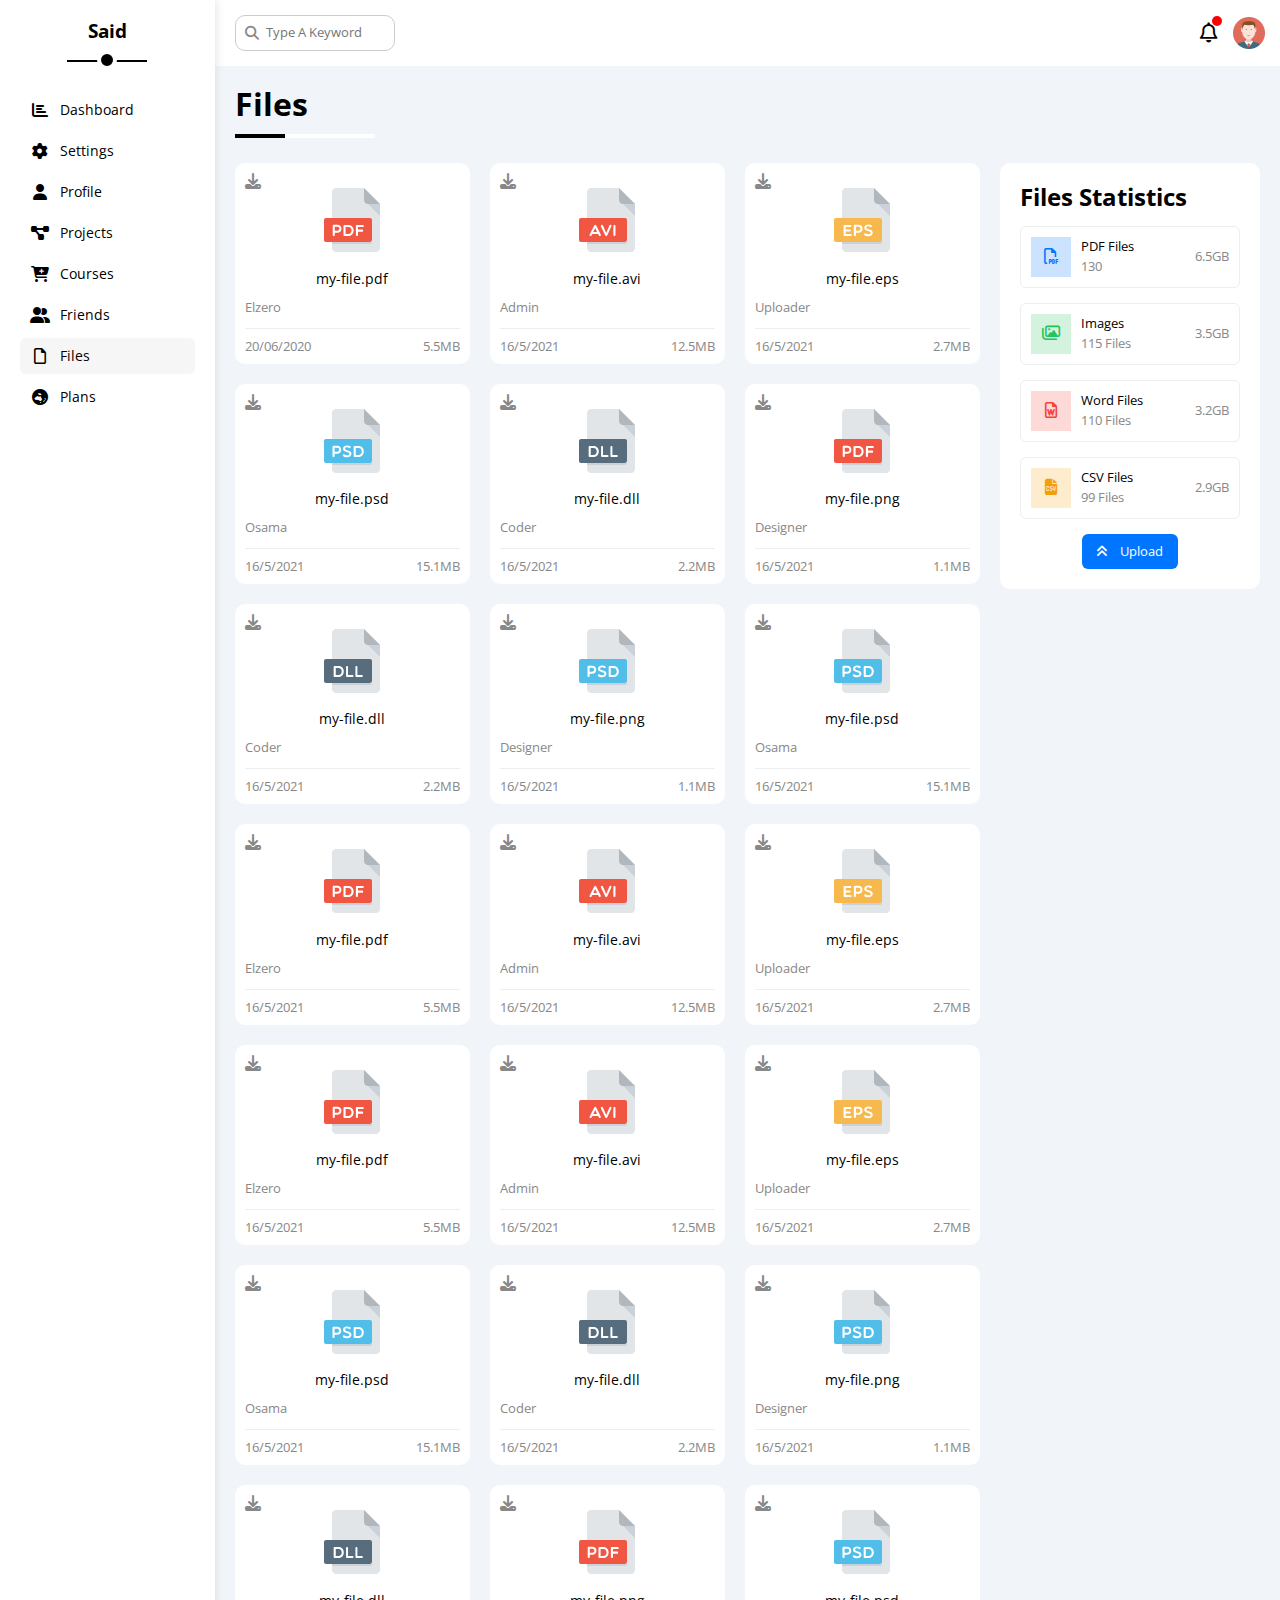
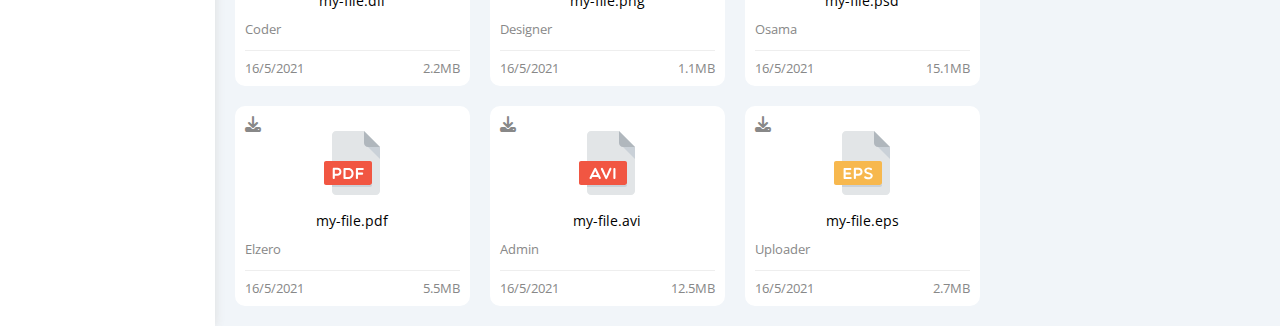
<file: files.html>
<!DOCTYPE html>
<html lang="en">
<head>
    <meta charset="UTF-8">
    <meta name="viewport" content="width=device-width, initial-scale=1.0">
    <title>Files</title>
    <!-- Font Awsome -->
    <link rel="stylesheet" href="css/all.min.css">
    <!-- framwork link -->
    <link rel="stylesheet" href="css/framwork.css">
    <!-- css link  -->
    <link rel="stylesheet" href="css/dashbord.css">
    <!-- Normalize -->
    <link rel="stylesheet" href="css/Normalize.css">
    <!-- Gogle Fonts -->
    <link rel="preconnect" href="https://fonts.googleapis.com">
    <link rel="preconnect" href="https://fonts.gstatic.com" crossorigin>
    <link href="https://fonts.googleapis.com/css2?family=Cairo:wght@200;300;400;500;600;700;800;900;1000&family=Open+Sans:ital,wght@0,300;0,400;0,500;0,600;0,700;0,800;1,300;1,400;1,500;1,600;1,700;1,800&family=Work+Sans:ital,wght@0,300;0,600;0,700;0,800;1,300;1,400;1,500;1,600&display=swap" rel="stylesheet">
</head>
<body>
    <div class="page d-flex">
        <div class="sidebar bg-white p-20 p-relative">
            <h3 class="p-relative txt-c mt-0">Said</h3>
            <ul>
                <li>
                    <a class="d-flex aling-center c-black rad-6 p-10" href="index.html">
                        <i class="fa-solid fa-chart-bar fa-fw"></i>
                        <span class="hide-mobile">Dashboard</span>
                    </a>
                </li>
                <li>
                    <a class="d-flex aling-center f-14 c-black rad-6 p-10" href="settings.html">
                        <i class="fa-solid fa-gear fa-fw"></i>
                        <span class="hide-mobile">Settings</span>
                    </a>
                </li>
                <li>
                    <a class="d-flex aling-center f-14 c-black rad-6 p-10" href="profile.html">
                        <i class="fa-solid fa-user fa-fw"></i>
                        <span class="hide-mobile">Profile</span>
                    </a>
                </li>
                <li>
                    <a class="d-flex aling-center f-14 c-black rad-6 p-10" href="projects.html">
                        <i class="fa-solid fa-diagram-project fa-fw"></i>
                        <span class="hide-mobile">Projects</span>
                    </a>
                </li>
                <li>
                    <a class="d-flex aling-center f-14 c-black rad-6 p-10" href="courses.html">
                        <i class="fa-solid fa-cart-plus fa-fw"></i>
                        <span class="hide-mobile">Courses</span>
                    </a>
                </li>
                <li>
                    <a class="d-flex aling-center f-14 c-black rad-6 p-10" href="friends.html">
                        <i class="fa-solid fa-user-group fa-fw"></i>
                        <span class="hide-mobile">Friends</span>
                    </a>
                </li>
                <li>
                    <a class="active d-flex aling-center f-14 c-black rad-6 p-10" href="files.html">
                        <i class="fa-regular fa-file fa-fw"></i>
                        <span class="hide-mobile">Files</span>
                    </a>
                </li>
                <li>
                    <a class="d-flex aling-center f-14 c-black rad-6 p-10" href="plans.html">
                        <i class="fa-solid fa-earth-oceania fa-fw"></i>
                        <span class="hide-mobile">Plans</span>
                    </a>
                </li>
            </ul>
        </div>
        <div class="content w-full">
            <!-- Start Header -->
            <div class="header bg-white p-15 between-flex">
                <div class="search p-relative">
                    <input type="search" placeholder="Type A Keyword">
                </div>
                <div class="icons d-flex align-center">
                    <span class="notification p-relative">
                        <i class="fa-regular fa-bell fa-lg"></i>
                    </span>
                    <img src="images/avatar.png" alt="">
                </div>
            </div>
            <!-- End Header -->
            <h1 class="p-relative">Files</h1>
            <!-- Start Files Page -->
            <div class="files-page d-flex m-20 gap-20">
                <div class="files-stats p-20 bg-white rad-10">
                  <h2 class="mt-0 mb-15 txt-c-mobile">Files Statistics</h2>
                  <div class="d-flex align-center border-eee p-10 rad-6 mb-15 fs-13">
                    <i class="fa-regular fa-file-pdf fa-lg blue center-flex c-blue icon"></i>
                    <div class="info">
                      <span>PDF Files</span>
                      <span class="c-grey d-block mt-5">130</span>
                    </div>
                    <div class="size c-grey">6.5GB</div>
                  </div>
                  <div class="d-flex align-center border-eee p-10 rad-6 mb-15 fs-13">
                    <i class="fa-regular fa-images fa-lg green center-flex c-green icon"></i>
                    <div class="info">
                      <span>Images</span>
                      <span class="c-grey d-block mt-5">115 Files</span>
                    </div>
                    <div class="size c-grey">3.5GB</div>
                  </div>
                  <div class="d-flex align-center border-eee p-10 rad-6 mb-15 fs-13">
                    <i class="fa-regular fa-file-word fa-lg red center-flex c-red icon"></i>
                    <div class="info">
                      <span>Word Files</span>
                      <span class="c-grey d-block mt-5">110 Files</span>
                    </div>
                    <div class="size c-grey">3.2GB</div>
                  </div>
                  <div class="d-flex align-center border-eee p-10 rad-6 fs-13">
                    <i class="fa-solid fa-file-csv fa-lg orange center-flex c-orange icon"></i>
                    <div class="info">
                      <span>CSV Files</span>
                      <span class="c-grey d-block mt-5">99 Files</span>
                    </div>
                    <div class="size c-grey">2.9GB</div>
                  </div>
                  <a class="upload bg-blue c-white fs-13 rad-6 d-block w-fit" href="#">
                    <i class="fa-solid fa-angles-up mr-10"></i>
                    Upload
                  </a>
                </div>


                <div class="files-content d-grid gap-20">
                  <div class="file bg-white p-10 rad-10">
                    <i class="fa-solid fa-download c-grey p-absolute"></i>
                    <div class="icon txt-c">
                      <img decoding="async" class="mt-15 mb-15" src="images/pdf.svg" alt="" />
                    </div>
                    <div class="txt-c mb-10 fs-14">my-file.pdf</div>
                    <p class="c-grey fs-13">Elzero</p>
                    <div class="info between-flex mt-10 pt-10 fs-13 c-grey">
                      <span>20/06/2020</span>
                      <span>5.5MB</span>
                    </div>
                  </div>
                  <div class="file bg-white p-10 rad-10">
                    <i class="fa-solid fa-download c-grey p-absolute"></i>
                    <div class="icon txt-c">
                      <img decoding="async" class="mt-15 mb-15" src="images/avi.svg" alt="" />
                    </div>
                    <div class="txt-c mb-10 fs-14">my-file.avi</div>
                    <p class="c-grey fs-13">Admin</p>
                    <div class="info between-flex mt-10 pt-10 fs-13 c-grey">
                      <span>16/5/2021</span>
                      <span>12.5MB</span>
                    </div>
                  </div>
                  <div class="file bg-white p-10 rad-10">
                    <i class="fa-solid fa-download c-grey p-absolute"></i>
                    <div class="icon txt-c">
                      <img decoding="async" class="mt-15 mb-15" src="images/eps.svg" alt="" />
                    </div>
                    <div class="txt-c mb-10 fs-14">my-file.eps</div>
                    <p class="c-grey fs-13">Uploader</p>
                    <div class="info between-flex mt-10 pt-10 fs-13 c-grey">
                      <span>16/5/2021</span>
                      <span>2.7MB</span>
                    </div>
                  </div>
                  <div class="file bg-white p-10 rad-10">
                    <i class="fa-solid fa-download c-grey p-absolute"></i>
                    <div class="icon txt-c">
                      <img decoding="async" class="mt-15 mb-15" src="images/psd.svg" alt="" />
                    </div>
                    <div class="txt-c mb-10 fs-14">my-file.psd</div>
                    <p class="c-grey fs-13">Osama</p>
                    <div class="info between-flex mt-10 pt-10 fs-13 c-grey">
                      <span>16/5/2021</span>
                      <span>15.1MB</span>
                    </div>
                  </div>
                  <div class="file bg-white p-10 rad-10">
                    <i class="fa-solid fa-download c-grey p-absolute"></i>
                    <div class="icon txt-c">
                      <img decoding="async" class="mt-15 mb-15" src="images/dll.svg" alt="" />
                    </div>
                    <div class="txt-c mb-10 fs-14">my-file.dll</div>
                    <p class="c-grey fs-13">Coder</p>
                    <div class="info between-flex mt-10 pt-10 fs-13 c-grey">
                      <span>16/5/2021</span>
                      <span>2.2MB</span>
                    </div>
                  </div>
                  <div class="file bg-white p-10 rad-10">
                    <i class="fa-solid fa-download c-grey p-absolute"></i>
                    <div class="icon txt-c">
                      <img decoding="async" class="mt-15 mb-15" src="images/pdf.svg" alt="" />
                    </div>
                    <div class="txt-c mb-10 fs-14">my-file.png</div>
                    <p class="c-grey fs-13">Designer</p>
                    <div class="info between-flex mt-10 pt-10 fs-13 c-grey">
                      <span>16/5/2021</span>
                      <span>1.1MB</span>
                    </div>
                  </div>
                  <div class="file bg-white p-10 rad-10">
                    <i class="fa-solid fa-download c-grey p-absolute"></i>
                    <div class="icon txt-c">
                      <img decoding="async" class="mt-15 mb-15" src="images/dll.svg" alt="" />
                    </div>
                    <div class="txt-c mb-10 fs-14">my-file.dll</div>
                    <p class="c-grey fs-13">Coder</p>
                    <div class="info between-flex mt-10 pt-10 fs-13 c-grey">
                      <span>16/5/2021</span>
                      <span>2.2MB</span>
                    </div>
                  </div>
                  <div class="file bg-white p-10 rad-10">
                    <i class="fa-solid fa-download c-grey p-absolute"></i>
                    <div class="icon txt-c">
                      <img decoding="async" class="mt-15 mb-15" src="images/psd.svg" alt="" />
                    </div>
                    <div class="txt-c mb-10 fs-14">my-file.png</div>
                    <p class="c-grey fs-13">Designer</p>
                    <div class="info between-flex mt-10 pt-10 fs-13 c-grey">
                      <span>16/5/2021</span>
                      <span>1.1MB</span>
                    </div>
                  </div>
                  <div class="file bg-white p-10 rad-10">
                    <i class="fa-solid fa-download c-grey p-absolute"></i>
                    <div class="icon txt-c">
                      <img decoding="async" class="mt-15 mb-15" src="images/psd.svg" alt="" />
                    </div>
                    <div class="txt-c mb-10 fs-14">my-file.psd</div>
                    <p class="c-grey fs-13">Osama</p>
                    <div class="info between-flex mt-10 pt-10 fs-13 c-grey">
                      <span>16/5/2021</span>
                      <span>15.1MB</span>
                    </div>
                  </div>
                  <div class="file bg-white p-10 rad-10">
                    <i class="fa-solid fa-download c-grey p-absolute"></i>
                    <div class="icon txt-c">
                      <img decoding="async" class="mt-15 mb-15" src="images/pdf.svg" alt="" />
                    </div>
                    <div class="txt-c mb-10 fs-14">my-file.pdf</div>
                    <p class="c-grey fs-13">Elzero</p>
                    <div class="info between-flex mt-10 pt-10 fs-13 c-grey">
                      <span>16/5/2021</span>
                      <span>5.5MB</span>
                    </div>
                  </div>
                  <div class="file bg-white p-10 rad-10">
                    <i class="fa-solid fa-download c-grey p-absolute"></i>
                    <div class="icon txt-c">
                      <img decoding="async" class="mt-15 mb-15" src="images/avi.svg" alt="" />
                    </div>
                    <div class="txt-c mb-10 fs-14">my-file.avi</div>
                    <p class="c-grey fs-13">Admin</p>
                    <div class="info between-flex mt-10 pt-10 fs-13 c-grey">
                      <span>16/5/2021</span>
                      <span>12.5MB</span>
                    </div>
                  </div>
                  <div class="file bg-white p-10 rad-10">
                    <i class="fa-solid fa-download c-grey p-absolute"></i>
                    <div class="icon txt-c">
                      <img decoding="async" class="mt-15 mb-15" src="images/eps.svg" alt="" />
                    </div>
                    <div class="txt-c mb-10 fs-14">my-file.eps</div>
                    <p class="c-grey fs-13">Uploader</p>
                    <div class="info between-flex mt-10 pt-10 fs-13 c-grey">
                      <span>16/5/2021</span>
                      <span>2.7MB</span>
                    </div>
                  </div>
                  <div class="file bg-white p-10 rad-10">
                    <i class="fa-solid fa-download c-grey p-absolute"></i>
                    <div class="icon txt-c">
                      <img decoding="async" class="mt-15 mb-15" src="images/pdf.svg" alt="" />
                    </div>
                    <div class="txt-c mb-10 fs-14">my-file.pdf</div>
                    <p class="c-grey fs-13">Elzero</p>
                    <div class="info between-flex mt-10 pt-10 fs-13 c-grey">
                      <span>16/5/2021</span>
                      <span>5.5MB</span>
                    </div>
                  </div>
                  <div class="file bg-white p-10 rad-10">
                    <i class="fa-solid fa-download c-grey p-absolute"></i>
                    <div class="icon txt-c">
                      <img decoding="async" class="mt-15 mb-15" src="images/avi.svg" alt="" />
                    </div>
                    <div class="txt-c mb-10 fs-14">my-file.avi</div>
                    <p class="c-grey fs-13">Admin</p>
                    <div class="info between-flex mt-10 pt-10 fs-13 c-grey">
                      <span>16/5/2021</span>
                      <span>12.5MB</span>
                    </div>
                  </div>
                  <div class="file bg-white p-10 rad-10">
                    <i class="fa-solid fa-download c-grey p-absolute"></i>
                    <div class="icon txt-c">
                      <img decoding="async" class="mt-15 mb-15" src="images/eps.svg" alt="" />
                    </div>
                    <div class="txt-c mb-10 fs-14">my-file.eps</div>
                    <p class="c-grey fs-13">Uploader</p>
                    <div class="info between-flex mt-10 pt-10 fs-13 c-grey">
                      <span>16/5/2021</span>
                      <span>2.7MB</span>
                    </div>
                  </div>
                  <div class="file bg-white p-10 rad-10">
                    <i class="fa-solid fa-download c-grey p-absolute"></i>
                    <div class="icon txt-c">
                      <img decoding="async" class="mt-15 mb-15" src="images/psd.svg" alt="" />
                    </div>
                    <div class="txt-c mb-10 fs-14">my-file.psd</div>
                    <p class="c-grey fs-13">Osama</p>
                    <div class="info between-flex mt-10 pt-10 fs-13 c-grey">
                      <span>16/5/2021</span>
                      <span>15.1MB</span>
                    </div>
                  </div>
                  <div class="file bg-white p-10 rad-10">
                    <i class="fa-solid fa-download c-grey p-absolute"></i>
                    <div class="icon txt-c">
                      <img decoding="async" class="mt-15 mb-15" src="images/dll.svg" alt="" />
                    </div>
                    <div class="txt-c mb-10 fs-14">my-file.dll</div>
                    <p class="c-grey fs-13">Coder</p>
                    <div class="info between-flex mt-10 pt-10 fs-13 c-grey">
                      <span>16/5/2021</span>
                      <span>2.2MB</span>
                    </div>
                  </div>
                  <div class="file bg-white p-10 rad-10">
                    <i class="fa-solid fa-download c-grey p-absolute"></i>
                    <div class="icon txt-c">
                      <img decoding="async" class="mt-15 mb-15" src="images/psd.svg" alt="" />
                    </div>
                    <div class="txt-c mb-10 fs-14">my-file.png</div>
                    <p class="c-grey fs-13">Designer</p>
                    <div class="info between-flex mt-10 pt-10 fs-13 c-grey">
                      <span>16/5/2021</span>
                      <span>1.1MB</span>
                    </div>
                  </div>
                  <div class="file bg-white p-10 rad-10">
                    <i class="fa-solid fa-download c-grey p-absolute"></i>
                    <div class="icon txt-c">
                      <img decoding="async" class="mt-15 mb-15" src="images/dll.svg" alt="" />
                    </div>
                    <div class="txt-c mb-10 fs-14">my-file.dll</div>
                    <p class="c-grey fs-13">Coder</p>
                    <div class="info between-flex mt-10 pt-10 fs-13 c-grey">
                      <span>16/5/2021</span>
                      <span>2.2MB</span>
                    </div>
                  </div>
                  <div class="file bg-white p-10 rad-10">
                    <i class="fa-solid fa-download c-grey p-absolute"></i>
                    <div class="icon txt-c">
                      <img decoding="async" class="mt-15 mb-15" src="images/pdf.svg" alt="" />
                    </div>
                    <div class="txt-c mb-10 fs-14">my-file.png</div>
                    <p class="c-grey fs-13">Designer</p>
                    <div class="info between-flex mt-10 pt-10 fs-13 c-grey">
                      <span>16/5/2021</span>
                      <span>1.1MB</span>
                    </div>
                  </div>
                  <div class="file bg-white p-10 rad-10">
                    <i class="fa-solid fa-download c-grey p-absolute"></i>
                    <div class="icon txt-c">
                      <img decoding="async" class="mt-15 mb-15" src="images/psd.svg" alt="" />
                    </div>
                    <div class="txt-c mb-10 fs-14">my-file.psd</div>
                    <p class="c-grey fs-13">Osama</p>
                    <div class="info between-flex mt-10 pt-10 fs-13 c-grey">
                      <span>16/5/2021</span>
                      <span>15.1MB</span>
                    </div>
                  </div>
                  <div class="file bg-white p-10 rad-10">
                    <i class="fa-solid fa-download c-grey p-absolute"></i>
                    <div class="icon txt-c">
                      <img decoding="async" class="mt-15 mb-15" src="images/pdf.svg" alt="" />
                    </div>
                    <div class="txt-c mb-10 fs-14">my-file.pdf</div>
                    <p class="c-grey fs-13">Elzero</p>
                    <div class="info between-flex mt-10 pt-10 fs-13 c-grey">
                      <span>16/5/2021</span>
                      <span>5.5MB</span>
                    </div>
                  </div>
                  <div class="file bg-white p-10 rad-10">
                    <i class="fa-solid fa-download c-grey p-absolute"></i>
                    <div class="icon txt-c">
                      <img decoding="async" class="mt-15 mb-15" src="images/avi.svg" alt="" />
                    </div>
                    <div class="txt-c mb-10 fs-14">my-file.avi</div>
                    <p class="c-grey fs-13">Admin</p>
                    <div class="info between-flex mt-10 pt-10 fs-13 c-grey">
                      <span>16/5/2021</span>
                      <span>12.5MB</span>
                    </div>
                  </div>
                  <div class="file bg-white p-10 rad-10">
                    <i class="fa-solid fa-download c-grey p-absolute"></i>
                    <div class="icon txt-c">
                      <img decoding="async" class="mt-15 mb-15" src="images/eps.svg" alt="" />
                    </div>
                    <div class="txt-c mb-10 fs-14">my-file.eps</div>
                    <p class="c-grey fs-13">Uploader</p>
                    <div class="info between-flex mt-10 pt-10 fs-13 c-grey">
                      <span>16/5/2021</span>
                      <span>2.7MB</span>
                    </div>
                  </div>
                </div>
              </div>
            <!-- End Files Page -->
        </div>
    </div>
</body>
</html>
</file>
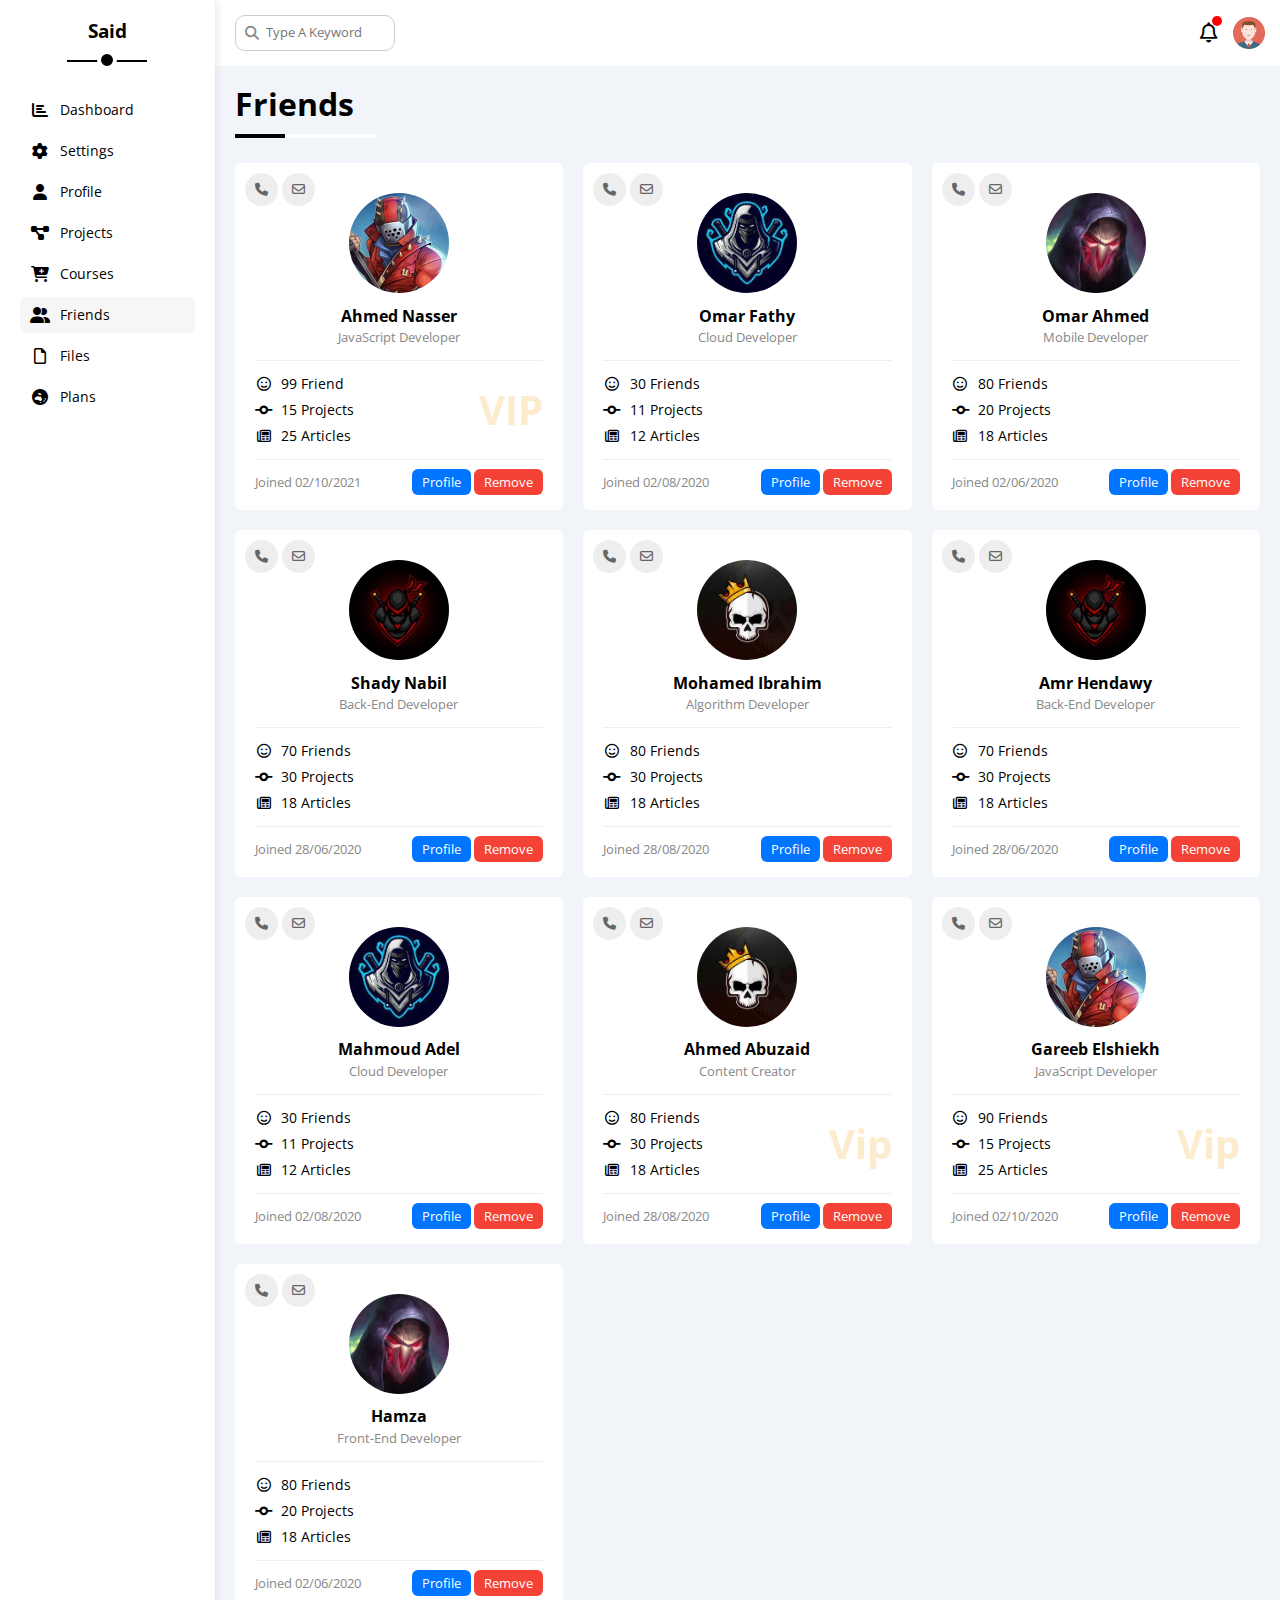
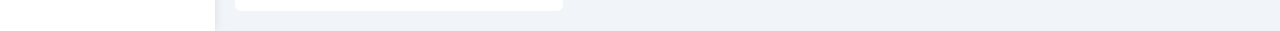
<file: friends.html>
<!DOCTYPE html>
<html lang="en">
<head>
    <meta charset="UTF-8">
    <meta name="viewport" content="width=device-width, initial-scale=1.0">
    <title>Friends</title>
    <!-- Font Awsome -->
    <link rel="stylesheet" href="css/all.min.css">
    <!-- framwork link -->
    <link rel="stylesheet" href="css/framwork.css">
    <!-- css link  -->
    <link rel="stylesheet" href="css/dashbord.css">
    <!-- Normalize -->
    <link rel="stylesheet" href="css/Normalize.css">
    <!-- Gogle Fonts -->
    <link rel="preconnect" href="https://fonts.googleapis.com">
    <link rel="preconnect" href="https://fonts.gstatic.com" crossorigin>
    <link href="https://fonts.googleapis.com/css2?family=Cairo:wght@200;300;400;500;600;700;800;900;1000&family=Open+Sans:ital,wght@0,300;0,400;0,500;0,600;0,700;0,800;1,300;1,400;1,500;1,600;1,700;1,800&family=Work+Sans:ital,wght@0,300;0,600;0,700;0,800;1,300;1,400;1,500;1,600&display=swap" rel="stylesheet">
</head>
<body>
    <div class="page d-flex">
        <div class="sidebar bg-white p-20 p-relative">
            <h3 class="p-relative txt-c mt-0">Said</h3>
            <ul>
                <li>
                    <a class="d-flex aling-center c-black rad-6 p-10" href="index.html">
                        <i class="fa-solid fa-chart-bar fa-fw"></i>
                        <span class="hide-mobile">Dashboard</span>
                    </a>
                </li>
                <li>
                    <a class="d-flex aling-center f-14 c-black rad-6 p-10" href="settings.html">
                        <i class="fa-solid fa-gear fa-fw"></i>
                        <span class="hide-mobile">Settings</span>
                    </a>
                </li>
                <li>
                    <a class="d-flex aling-center f-14 c-black rad-6 p-10" href="profile.html">
                        <i class="fa-solid fa-user fa-fw"></i>
                        <span class="hide-mobile">Profile</span>
                    </a>
                </li>
                <li>
                    <a class="d-flex aling-center f-14 c-black rad-6 p-10" href="projects.html">
                        <i class="fa-solid fa-diagram-project fa-fw"></i>
                        <span class="hide-mobile">Projects</span>
                    </a>
                </li>
                <li>
                    <a class="d-flex aling-center f-14 c-black rad-6 p-10" href="courses.html">
                        <i class="fa-solid fa-cart-plus fa-fw"></i>
                        <span class="hide-mobile">Courses</span>
                    </a>
                </li>
                <li>
                    <a class="active d-flex aling-center f-14 c-black rad-6 p-10" href="friends.html">
                        <i class="fa-solid fa-user-group fa-fw"></i>
                        <span class="hide-mobile">Friends</span>
                    </a>
                </li>
                <li>
                    <a class="d-flex aling-center f-14 c-black rad-6 p-10" href="files.html">
                        <i class="fa-regular fa-file fa-fw"></i>
                        <span class="hide-mobile">Files</span>
                    </a>
                </li>
                <li>
                    <a class="d-flex aling-center f-14 c-black rad-6 p-10" href="plans.html">
                        <i class="fa-solid fa-earth-oceania fa-fw"></i>
                        <span class="hide-mobile">Plans</span>
                    </a>
                </li>
            </ul>
        </div>
        <div class="content w-full">
            <!-- Start Header -->
            <div class="header bg-white p-15 between-flex">
                <div class="search p-relative">
                    <input type="search" placeholder="Type A Keyword">
                </div>
                <div class="icons d-flex align-center">
                    <span class="notification p-relative">
                        <i class="fa-regular fa-bell fa-lg"></i>
                    </span>
                    <img src="images/avatar.png" alt="">
                </div>
            </div>
            <!-- End Header -->
            <h1 class="p-relative">Friends</h1>
            <!-- Start Firends Page -->
            <div class="friends-page d-grid m-20 gap-20">
              <div class="friend bg-white rad-6 p-20 p-relative">
                <div class="contact">
                  <i class="fa-solid fa-phone"></i>
                  <i class="fa-regular fa-envelope"></i>
                </div>
                <div class="txt-c">
                  <img decoding="async" class="rad-half mt-10 mb-10 w-100 h-100" src="images/friend-01.jpg" alt="" />
                  <h4 class="m-0">Ahmed Nasser</h4>
                  <p class="c-grey fs-13 mt-5 mb-0">JavaScript Developer</p>
                </div>
                <div class="icons fs-14 p-relative">
                  <div class="mb-10">
                    <i class="fa-regular fa-face-smile fa-fw"></i>
                    <span>99 Friend</span>
                  </div>
                  <div class="mb-10">
                    <i class="fa-solid fa-code-commit fa-fw"></i>
                    <span>15 Projects</span>
                  </div>
                  <div>
                    <i class="fa-regular fa-newspaper fa-fw"></i>
                    <span>25 Articles</span>
                  </div>
                  <span class="vip fw-bold c-orange">VIP</span>
                </div>
                <div class="info between-flex fs-13">
                  <span class="c-grey">Joined 02/10/2021</span>
                  <div>
                    <a class="bg-blue c-white btn-shape" href="profile.html">Profile</a>
                    <a class="bg-red c-white btn-shape" href="#">Remove</a>
                  </div>
                </div>
              </div>
              <div class="friend bg-white rad-6 p-20 p-relative">
                <div class="contact">
                  <i class="fa-solid fa-phone"></i>
                  <i class="fa-regular fa-envelope"></i>
                </div>
                <div class="txt-c">
                  <img decoding="async" class="rad-half mt-10 mb-10 w-100 h-100" src="images/friend-02.jpg" alt="" />
                  <h4 class="m-0">Omar Fathy</h4>
                  <p class="c-grey fs-13 mt-5 mb-0">Cloud Developer</p>
                </div>
                <div class="icons fs-14 p-relative">
                  <div class="mb-10">
                    <i class="fa-regular fa-face-smile fa-fw"></i>
                    <span>30 Friends</span>
                  </div>
                  <div class="mb-10">
                    <i class="fa-solid fa-code-commit fa-fw"></i>
                    <span>11 Projects</span>
                  </div>
                  <div>
                    <i class="fa-regular fa-newspaper fa-fw"></i>
                    <span>12 Articles</span>
                  </div>
                </div>
                <div class="info between-flex fs-13">
                  <span class="c-grey">Joined 02/08/2020</span>
                  <div>
                    <a class="bg-blue c-white btn-shape" href="profile.html">Profile</a>
                    <a class="bg-red c-white btn-shape" href="">Remove</a>
                  </div>
                </div>
              </div>
              <div class="friend bg-white rad-6 p-20 p-relative">
                <div class="contact">
                  <i class="fa-solid fa-phone"></i>
                  <i class="fa-regular fa-envelope"></i>
                </div>
                <div class="txt-c">
                  <img decoding="async" class="rad-half mt-10 mb-10 w-100 h-100" src="images/friend-03.jpg" alt="" />
                  <h4 class="m-0">Omar Ahmed</h4>
                  <p class="c-grey fs-13 mt-5 mb-0">Mobile Developer</p>
                </div>
                <div class="icons fs-14 p-relative">
                  <div class="mb-10">
                    <i class="fa-regular fa-face-smile fa-fw"></i>
                    <span>80 Friends</span>
                  </div>
                  <div class="mb-10">
                    <i class="fa-solid fa-code-commit fa-fw"></i>
                    <span>20 Projects</span>
                  </div>
                  <div>
                    <i class="fa-regular fa-newspaper fa-fw"></i>
                    <span>18 Articles</span>
                  </div>
                </div>
                <div class="info between-flex fs-13">
                  <span class="c-grey">Joined 02/06/2020</span>
                  <div>
                    <a class="bg-blue c-white btn-shape" href="profile.html">Profile</a>
                    <a class="bg-red c-white btn-shape" href="">Remove</a>
                  </div>
                </div>
              </div>
              <div class="friend bg-white rad-6 p-20 p-relative">
                <div class="contact">
                  <i class="fa-solid fa-phone"></i>
                  <i class="fa-regular fa-envelope"></i>
                </div>
                <div class="txt-c">
                  <img decoding="async" class="rad-half mt-10 mb-10 w-100 h-100" src="images/friend-04.jpg" alt="" />
                  <h4 class="m-0">Shady Nabil</h4>
                  <p class="c-grey fs-13 mt-5 mb-0">Back-End Developer</p>
                </div>
                <div class="icons fs-14 p-relative">
                  <div class="mb-10">
                    <i class="fa-regular fa-face-smile fa-fw"></i>
                    <span>70 Friends</span>
                  </div>
                  <div class="mb-10">
                    <i class="fa-solid fa-code-commit fa-fw"></i>
                    <span>30 Projects</span>
                  </div>
                  <div>
                    <i class="fa-regular fa-newspaper fa-fw"></i>
                    <span>18 Articles</span>
                  </div>
                </div>
                <div class="info between-flex fs-13">
                  <span class="c-grey">Joined 28/06/2020</span>
                  <div>
                    <a class="bg-blue c-white btn-shape" href="profile.html">Profile</a>
                    <a class="bg-red c-white btn-shape" href="">Remove</a>
                  </div>
                </div>
              </div>
              <div class="friend bg-white rad-6 p-20 p-relative">
                <div class="contact">
                  <i class="fa-solid fa-phone"></i>
                  <i class="fa-regular fa-envelope"></i>
                </div>
                <div class="txt-c">
                  <img decoding="async" class="rad-half mt-10 mb-10 w-100 h-100" src="images/friend-05.jpg" alt="" />
                  <h4 class="m-0">Mohamed Ibrahim</h4>
                  <p class="c-grey fs-13 mt-5 mb-0">Algorithm Developer</p>
                </div>
                <div class="icons fs-14 p-relative">
                  <div class="mb-10">
                    <i class="fa-regular fa-face-smile fa-fw"></i>
                    <span>80 Friends</span>
                  </div>
                  <div class="mb-10">
                    <i class="fa-solid fa-code-commit fa-fw"></i>
                    <span>30 Projects</span>
                  </div>
                  <div>
                    <i class="fa-regular fa-newspaper fa-fw"></i>
                    <span>18 Articles</span>
                  </div>
                </div>
                <div class="info between-flex fs-13">
                  <span class="c-grey">Joined 28/08/2020</span>
                  <div>
                    <a class="bg-blue c-white btn-shape" href="profile.html">Profile</a>
                    <a class="bg-red c-white btn-shape" href="">Remove</a>
                  </div>
                </div>
              </div>
              <div class="friend bg-white rad-6 p-20 p-relative">
                <div class="contact">
                  <i class="fa-solid fa-phone"></i>
                  <i class="fa-regular fa-envelope"></i>
                </div>
                <div class="txt-c">
                  <img decoding="async" class="rad-half mt-10 mb-10 w-100 h-100" src="images/friend-04.jpg" alt="" />
                  <h4 class="m-0">Amr Hendawy</h4>
                  <p class="c-grey fs-13 mt-5 mb-0">Back-End Developer</p>
                </div>
                <div class="icons fs-14 p-relative">
                  <div class="mb-10">
                    <i class="fa-regular fa-face-smile fa-fw"></i>
                    <span>70 Friends</span>
                  </div>
                  <div class="mb-10">
                    <i class="fa-solid fa-code-commit fa-fw"></i>
                    <span>30 Projects</span>
                  </div>
                  <div>
                    <i class="fa-regular fa-newspaper fa-fw"></i>
                    <span>18 Articles</span>
                  </div>
                </div>
                <div class="info between-flex fs-13">
                  <span class="c-grey">Joined 28/06/2020</span>
                  <div>
                    <a class="bg-blue c-white btn-shape" href="profile.html">Profile</a>
                    <a class="bg-red c-white btn-shape" href="">Remove</a>
                  </div>
                </div>
              </div>
              <div class="friend bg-white rad-6 p-20 p-relative">
                <div class="contact">
                  <i class="fa-solid fa-phone"></i>
                  <i class="fa-regular fa-envelope"></i>
                </div>
                <div class="txt-c">
                  <img decoding="async" class="rad-half mt-10 mb-10 w-100 h-100" src="images/friend-02.jpg" alt="" />
                  <h4 class="m-0">Mahmoud Adel</h4>
                  <p class="c-grey fs-13 mt-5 mb-0">Cloud Developer</p>
                </div>
                <div class="icons fs-14 p-relative">
                  <div class="mb-10">
                    <i class="fa-regular fa-face-smile fa-fw"></i>
                    <span>30 Friends</span>
                  </div>
                  <div class="mb-10">
                    <i class="fa-solid fa-code-commit fa-fw"></i>
                    <span>11 Projects</span>
                  </div>
                  <div>
                    <i class="fa-regular fa-newspaper fa-fw"></i>
                    <span>12 Articles</span>
                  </div>
                </div>
                <div class="info between-flex fs-13">
                  <span class="c-grey">Joined 02/08/2020</span>
                  <div>
                    <a class="bg-blue c-white btn-shape" href="profile.html">Profile</a>
                    <a class="bg-red c-white btn-shape" href="">Remove</a>
                  </div>
                </div>
              </div>
              <div class="friend bg-white rad-6 p-20 p-relative">
                <div class="contact">
                  <i class="fa-solid fa-phone"></i>
                  <i class="fa-regular fa-envelope"></i>
                </div>
                <div class="txt-c">
                  <img decoding="async" class="rad-half mt-10 mb-10 w-100 h-100" src="images/friend-05.jpg" alt="" />
                  <h4 class="m-0">Ahmed Abuzaid</h4>
                  <p class="c-grey fs-13 mt-5 mb-0">Content Creator</p>
                </div>
                <div class="icons fs-14 p-relative">
                  <div class="mb-10">
                    <i class="fa-regular fa-face-smile fa-fw"></i>
                    <span>80 Friends</span>
                  </div>
                  <div class="mb-10">
                    <i class="fa-solid fa-code-commit fa-fw"></i>
                    <span>30 Projects</span>
                  </div>
                  <div>
                    <i class="fa-regular fa-newspaper fa-fw"></i>
                    <span>18 Articles</span>
                  </div>
                  <span class="vip fw-bold c-orange">Vip</span>
                </div>
                <div class="info between-flex fs-13">
                  <span class="c-grey">Joined 28/08/2020</span>
                  <div>
                    <a class="bg-blue c-white btn-shape" href="profile.html">Profile</a>
                    <a class="bg-red c-white btn-shape" href="">Remove</a>
                  </div>
                </div>
              </div>
              <div class="friend bg-white rad-6 p-20 p-relative">
                <div class="contact">
                  <i class="fa-solid fa-phone"></i>
                  <i class="fa-regular fa-envelope"></i>
                </div>
                <div class="txt-c">
                  <img decoding="async" class="rad-half mt-10 mb-10 w-100 h-100" src="images/friend-01.jpg" alt="" />
                  <h4 class="m-0">Gareeb Elshiekh</h4>
                  <p class="c-grey fs-13 mt-5 mb-0">JavaScript Developer</p>
                </div>
                <div class="icons fs-14 p-relative">
                  <div class="mb-10">
                    <i class="fa-regular fa-face-smile fa-fw"></i>
                    <span>90 Friends</span>
                  </div>
                  <div class="mb-10">
                    <i class="fa-solid fa-code-commit fa-fw"></i>
                    <span>15 Projects</span>
                  </div>
                  <div>
                    <i class="fa-regular fa-newspaper fa-fw"></i>
                    <span>25 Articles</span>
                  </div>
                  <span class="vip fw-bold c-orange">Vip</span>
                </div>
                <div class="info between-flex fs-13">
                  <span class="c-grey">Joined 02/10/2020</span>
                  <div>
                    <a class="bg-blue c-white btn-shape" href="profile.html">Profile</a>
                    <a class="bg-red c-white btn-shape" href="">Remove</a>
                  </div>
                </div>
              </div>
              <div class="friend bg-white rad-6 p-20 p-relative">
                <div class="contact">
                  <i class="fa-solid fa-phone"></i>
                  <i class="fa-regular fa-envelope"></i>
                </div>
                <div class="txt-c">
                  <img decoding="async" class="rad-half mt-10 mb-10 w-100 h-100" src="images/friend-03.jpg" alt="" />
                  <h4 class="m-0">Hamza</h4>
                  <p class="c-grey fs-13 mt-5 mb-0">Front-End Developer</p>
                </div>
                <div class="icons fs-14 p-relative">
                  <div class="mb-10">
                    <i class="fa-regular fa-face-smile fa-fw"></i>
                    <span>80 Friends</span>
                  </div>
                  <div class="mb-10">
                    <i class="fa-solid fa-code-commit fa-fw"></i>
                    <span>20 Projects</span>
                  </div>
                  <div>
                    <i class="fa-regular fa-newspaper fa-fw"></i>
                    <span>18 Articles</span>
                  </div>
                </div>
                <div class="info between-flex fs-13">
                  <span class="c-grey">Joined 02/06/2020</span>
                  <div>
                    <a class="bg-blue c-white btn-shape" href="profile.html">Profile</a>
                    <a class="bg-red c-white btn-shape" href="">Remove</a>
                  </div>
                </div>
              </div>
            </div>
            <!-- End Friends Page -->
        </div>
    </div>
</body>
</html>
</file>
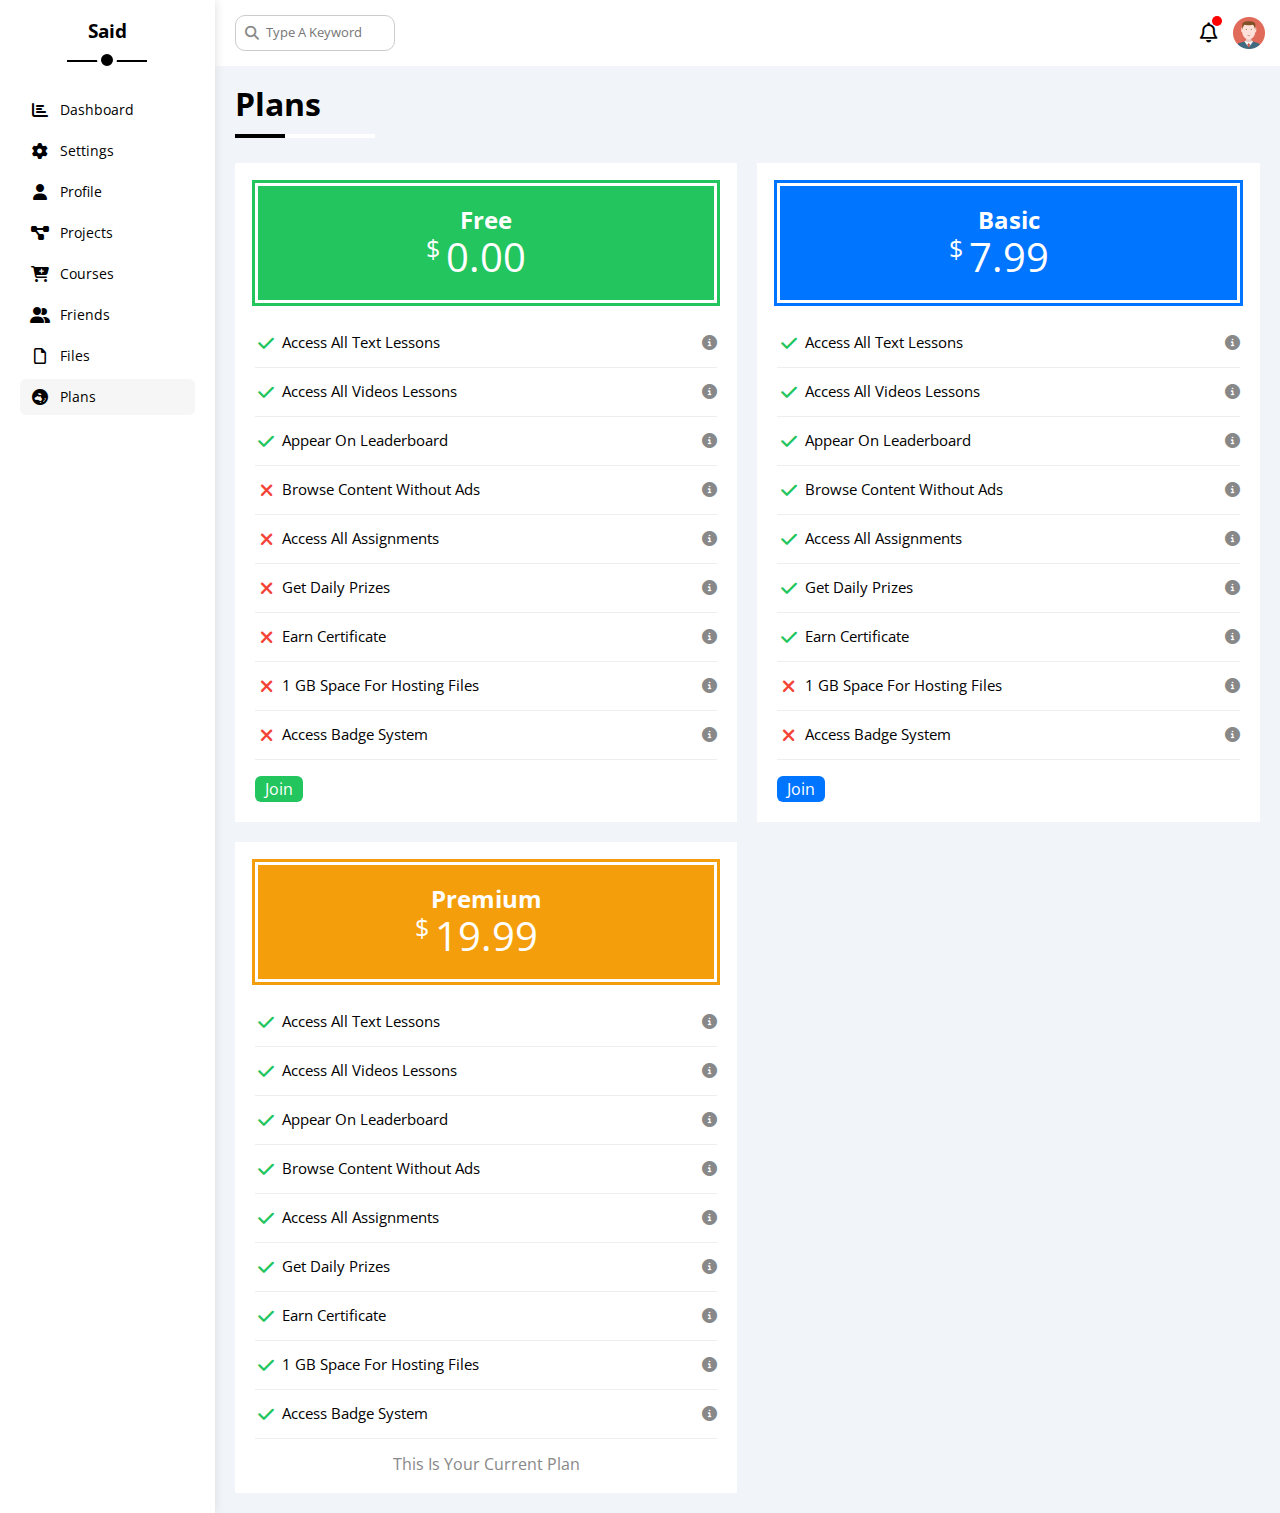
<file: plans.html>
<!DOCTYPE html>
<html lang="en">
<head>
    <meta charset="UTF-8">
    <meta name="viewport" content="width=device-width, initial-scale=1.0">
    <title>Plans</title>
    <!-- Font Awsome -->
    <link rel="stylesheet" href="css/all.min.css">
    <!-- framwork link -->
    <link rel="stylesheet" href="css/framwork.css">
    <!-- css link  -->
    <link rel="stylesheet" href="css/dashbord.css">
    <!-- Normalize -->
    <link rel="stylesheet" href="css/Normalize.css">
    <!-- Gogle Fonts -->
    <link rel="preconnect" href="https://fonts.googleapis.com">
    <link rel="preconnect" href="https://fonts.gstatic.com" crossorigin>
    <link href="https://fonts.googleapis.com/css2?family=Cairo:wght@200;300;400;500;600;700;800;900;1000&family=Open+Sans:ital,wght@0,300;0,400;0,500;0,600;0,700;0,800;1,300;1,400;1,500;1,600;1,700;1,800&family=Work+Sans:ital,wght@0,300;0,600;0,700;0,800;1,300;1,400;1,500;1,600&display=swap" rel="stylesheet">
</head>
<body>
    <div class="page d-flex">
        <div class="sidebar bg-white p-20 p-relative">
            <h3 class="p-relative txt-c mt-0">Said</h3>
            <ul>
                <li>
                    <a class="d-flex aling-center c-black rad-6 p-10" href="index.html">
                        <i class="fa-solid fa-chart-bar fa-fw"></i>
                        <span class="hide-mobile">Dashboard</span>
                    </a>
                </li>
                <li>
                    <a class="d-flex aling-center f-14 c-black rad-6 p-10" href="settings.html">
                        <i class="fa-solid fa-gear fa-fw"></i>
                        <span class="hide-mobile">Settings</span>
                    </a>
                </li>
                <li>
                    <a class="d-flex aling-center f-14 c-black rad-6 p-10" href="profile.html">
                        <i class="fa-solid fa-user fa-fw"></i>
                        <span class="hide-mobile">Profile</span>
                    </a>
                </li>
                <li>
                    <a class="d-flex aling-center f-14 c-black rad-6 p-10" href="projects.html">
                        <i class="fa-solid fa-diagram-project fa-fw"></i>
                        <span class="hide-mobile">Projects</span>
                    </a>
                </li>
                <li>
                    <a class="d-flex aling-center f-14 c-black rad-6 p-10" href="courses.html">
                        <i class="fa-solid fa-cart-plus fa-fw"></i>
                        <span class="hide-mobile">Courses</span>
                    </a>
                </li>
                <li>
                    <a class="d-flex aling-center f-14 c-black rad-6 p-10" href="friends.html">
                        <i class="fa-solid fa-user-group fa-fw"></i>
                        <span class="hide-mobile">Friends</span>
                    </a>
                </li>
                <li>
                    <a class="d-flex aling-center f-14 c-black rad-6 p-10" href="files.html">
                        <i class="fa-regular fa-file fa-fw"></i>
                        <span class="hide-mobile">Files</span>
                    </a>
                </li>
                <li>
                    <a class="active d-flex aling-center f-14 c-black rad-6 p-10" href="plans.html">
                        <i class="fa-solid fa-earth-oceania fa-fw"></i>
                        <span class="hide-mobile">Plans</span>
                    </a>
                </li>
            </ul>
        </div>
        <div class="content w-full">
            <!-- Start Header -->
            <div class="header bg-white p-15 between-flex">
                <div class="search p-relative">
                    <input type="search" placeholder="Type A Keyword">
                </div>
                <div class="icons d-flex align-center">
                    <span class="notification p-relative">
                        <i class="fa-regular fa-bell fa-lg"></i>
                    </span>
                    <img src="images/avatar.png" alt="">
                </div>
            </div>
            <!-- End Header -->
            <h1 class="p-relative">Plans</h1>
            <!-- Start Plans Page -->
            <div class="plans-page d-grid m-20 gap-20">
                <div class="plan green bg-white p-20">
                  <div class="top bg-green txt-c p-20">
                    <h2 class="m-0 c-white">Free</h2>
                    <div class="price c-white"><span>$</span>0.00</div>
                  </div>
                  <ul>
                    <li>
                      <i class="fa-solid fa-check fa-fw yes"></i>
                      <span>Access All Text Lessons</span>
                      <i class="fa-solid fa-circle-info help"></i>
                    </li>
                    <li>
                      <i class="fa-solid fa-check fa-fw yes"></i>
                      <span>Access All Videos Lessons</span>
                      <i class="fa-solid fa-circle-info help"></i>
                    </li>
                    <li>
                      <i class="fa-solid fa-check fa-fw yes"></i>
                      <span>Appear On Leaderboard</span>
                      <i class="fa-solid fa-circle-info help"></i>
                    </li>
                    <li>
                      <i class="fa-solid fa-xmark fa-fw"></i>
                      <span>Browse Content Without Ads</span>
                      <i class="fa-solid fa-circle-info help"></i>
                    </li>
                    <li>
                      <i class="fa-solid fa-xmark fa-fw"></i>
                      <span>Access All Assignments</span>
                      <i class="fa-solid fa-circle-info help"></i>
                    </li>
                    <li>
                      <i class="fa-solid fa-xmark fa-fw"></i>
                      <span>Get Daily Prizes</span>
                      <i class="fa-solid fa-circle-info help"></i>
                    </li>
                    <li>
                      <i class="fa-solid fa-xmark fa-fw"></i>
                      <span>Earn Certificate</span>
                      <i class="fa-solid fa-circle-info help"></i>
                    </li>
                    <li>
                      <i class="fa-solid fa-xmark fa-fw"></i>
                      <span>1 GB Space For Hosting Files</span>
                      <i class="fa-solid fa-circle-info help"></i>
                    </li>
                    <li>
                      <i class="fa-solid fa-xmark fa-fw"></i>
                      <span>Access Badge System</span>
                      <i class="fa-solid fa-circle-info help"></i>
                    </li>
                  </ul>
                  <a href="#" class="btn-shape bg-green c-white d-block w-fit">Join</a>
                </div>
                <!-- Start Plan -->
                <div class="plan blue bg-white p-20">
                  <div class="top bg-blue txt-c p-20">
                    <h2 class="m-0 c-white">Basic</h2>
                    <div class="price c-white"><span>$</span>7.99</div>
                  </div>
                  <ul class="list-none p-0">
                    <li>
                      <i class="fa-solid fa-check fa-fw yes"></i>
                      <span>Access All Text Lessons</span>
                      <i class="fa-solid fa-circle-info help"></i>
                    </li>
                    <li>
                      <i class="fa-solid fa-check fa-fw yes"></i>
                      <span>Access All Videos Lessons</span>
                      <i class="fa-solid fa-circle-info help"></i>
                    </li>
                    <li>
                      <i class="fa-solid fa-check fa-fw yes"></i>
                      <span>Appear On Leaderboard</span>
                      <i class="fa-solid fa-circle-info help"></i>
                    </li>
                    <li>
                      <i class="fa-solid fa-check fa-fw yes"></i>
                      <span>Browse Content Without Ads</span>
                      <i class="fa-solid fa-circle-info help"></i>
                    </li>
                    <li>
                      <i class="fa-solid fa-check fa-fw yes"></i>
                      <span>Access All Assignments</span>
                      <i class="fa-solid fa-circle-info help"></i>
                    </li>
                    <li>
                      <i class="fa-solid fa-check fa-fw yes"></i>
                      <span>Get Daily Prizes</span>
                      <i class="fa-solid fa-circle-info help"></i>
                    </li>
                    <li>
                      <i class="fa-solid fa-check fa-fw yes"></i>
                      <span>Earn Certificate</span>
                      <i class="fa-solid fa-circle-info help"></i>
                    </li>
                    <li>
                      <i class="fa-solid fa-xmark fa-fw"></i>
                      <span>1 GB Space For Hosting Files</span>
                      <i class="fa-solid fa-circle-info help"></i>
                    </li>
                    <li>
                      <i class="fa-solid fa-xmark fa-fw"></i>
                      <span>Access Badge System</span>
                      <i class="fa-solid fa-circle-info help"></i>
                    </li>
                  </ul>
                  <a href="#" class="btn-shape bg-blue c-white d-block w-fit">Join</a>
                </div>
                <!-- End Plan -->
                <!-- Start Plan -->
                <div class="plan orange bg-white p-20">
                  <div class="top bg-orange txt-c p-20">
                    <h2 class="m-0 c-white">Premium</h2>
                    <div class="price c-white"><span>$</span>19.99</div>
                  </div>
                  <ul class="list-none p-0">
                    <li>
                      <i class="fa-solid fa-check fa-fw yes"></i>
                      <span>Access All Text Lessons</span>
                      <i class="fa-solid fa-circle-info help"></i>
                    </li>
                    <li>
                      <i class="fa-solid fa-check fa-fw yes"></i>
                      <span>Access All Videos Lessons</span>
                      <i class="fa-solid fa-circle-info help"></i>
                    </li>
                    <li>
                      <i class="fa-solid fa-check fa-fw yes"></i>
                      <span>Appear On Leaderboard</span>
                      <i class="fa-solid fa-circle-info help"></i>
                    </li>
                    <li>
                      <i class="fa-solid fa-check fa-fw yes"></i>
                      <span>Browse Content Without Ads</span>
                      <i class="fa-solid fa-circle-info help"></i>
                    </li>
                    <li>
                      <i class="fa-solid fa-check fa-fw yes"></i>
                      <span>Access All Assignments</span>
                      <i class="fa-solid fa-circle-info help"></i>
                    </li>
                    <li>
                      <i class="fa-solid fa-check fa-fw yes"></i>
                      <span>Get Daily Prizes</span>
                      <i class="fa-solid fa-circle-info help"></i>
                    </li>
                    <li>
                      <i class="fa-solid fa-check fa-fw yes"></i>
                      <span>Earn Certificate</span>
                      <i class="fa-solid fa-circle-info help"></i>
                    </li>
                    <li>
                      <i class="fa-solid fa-check fa-fw yes"></i>
                      <span>1 GB Space For Hosting Files</span>
                      <i class="fa-solid fa-circle-info help"></i>
                    </li>
                    <li>
                      <i class="fa-solid fa-check fa-fw yes"></i>
                      <span>Access Badge System</span>
                      <i class="fa-solid fa-circle-info help"></i>
                    </li>
                  </ul>
                  <p class="c-grey m-0 txt-c">This Is Your Current Plan</p>
                </div>
                <!-- End Plan -->
              </div>
            <!-- End Plans Page -->

        </div>
    </div>
</body>
</html>
</file>
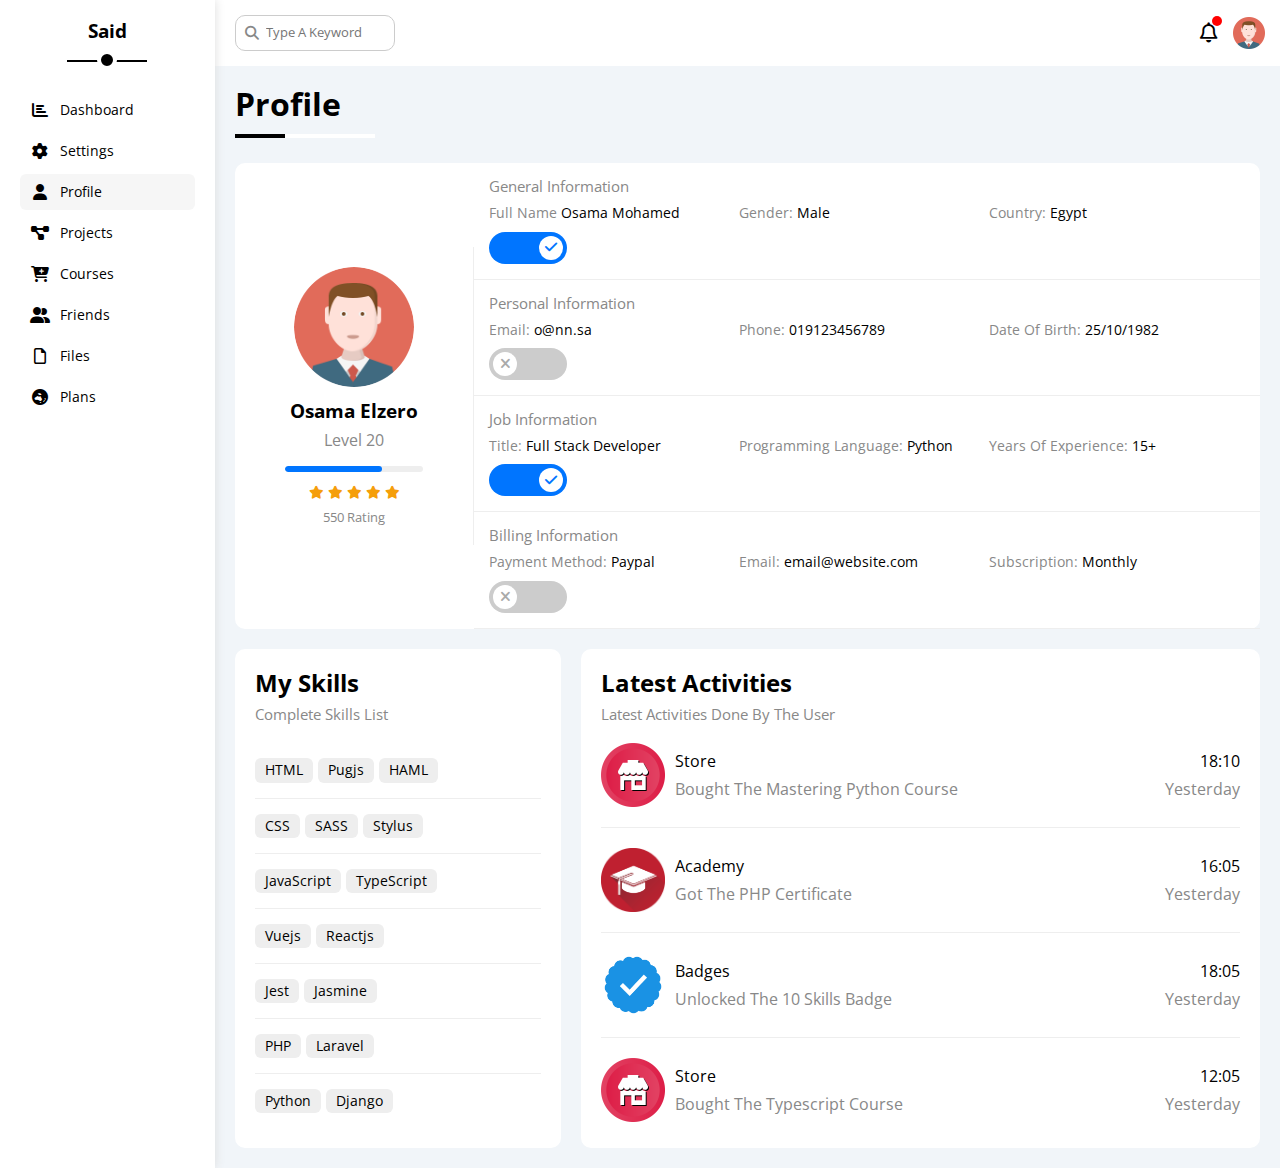
<file: profile.html>
<!DOCTYPE html>
<html lang="en">
<head>
    <meta charset="UTF-8">
    <meta name="viewport" content="width=device-width, initial-scale=1.0">
    <title>Profile</title>
    <!-- Font Awsome -->
    <link rel="stylesheet" href="css/all.min.css">
    <!-- framwork link -->
    <link rel="stylesheet" href="css/framwork.css">
    <!-- css link  -->
    <link rel="stylesheet" href="css/dashbord.css">
    <!-- Normalize -->
    <link rel="stylesheet" href="css/Normalize.css">
    <!-- Gogle Fonts -->
    <link rel="preconnect" href="https://fonts.googleapis.com">
    <link rel="preconnect" href="https://fonts.gstatic.com" crossorigin>
    <link href="https://fonts.googleapis.com/css2?family=Cairo:wght@200;300;400;500;600;700;800;900;1000&family=Open+Sans:ital,wght@0,300;0,400;0,500;0,600;0,700;0,800;1,300;1,400;1,500;1,600;1,700;1,800&family=Work+Sans:ital,wght@0,300;0,600;0,700;0,800;1,300;1,400;1,500;1,600&display=swap" rel="stylesheet">
</head>
<body>
    <div class="page d-flex">
        <div class="sidebar bg-white p-20 p-relative">
            <h3 class="p-relative txt-c mt-0">Said</h3>
            <ul>
                <li>
                    <a class="d-flex aling-center c-black rad-6 p-10" href="index.html">
                        <i class="fa-solid fa-chart-bar fa-fw"></i>
                        <span class="hide-mobile">Dashboard</span>
                    </a>
                </li>
                <li>
                    <a class="d-flex aling-center f-14 c-black rad-6 p-10" href="settings.html">
                        <i class="fa-solid fa-gear fa-fw"></i>
                        <span class="hide-mobile">Settings</span>
                    </a>
                </li>
                <li>
                    <a class="active d-flex aling-center f-14 c-black rad-6 p-10" href="profile.html">
                        <i class="fa-solid fa-user fa-fw"></i>
                        <span class="hide-mobile">Profile</span>
                    </a>
                </li>
                <li>
                    <a class="d-flex aling-center f-14 c-black rad-6 p-10" href="projects.html">
                        <i class="fa-solid fa-diagram-project fa-fw"></i>
                        <span class="hide-mobile">Projects</span>
                    </a>
                </li>
                <li>
                    <a class="d-flex aling-center f-14 c-black rad-6 p-10" href="courses.html">
                        <i class="fa-solid fa-cart-plus fa-fw"></i>
                        <span class="hide-mobile">Courses</span>
                    </a>
                </li>
                <li>
                    <a class="d-flex aling-center f-14 c-black rad-6 p-10" href="friends.html">
                        <i class="fa-solid fa-user-group fa-fw"></i>
                        <span class="hide-mobile">Friends</span>
                    </a>
                </li>
                <li>
                    <a class="d-flex aling-center f-14 c-black rad-6 p-10" href="files.html">
                        <i class="fa-regular fa-file fa-fw"></i>
                        <span class="hide-mobile">Files</span>
                    </a>
                </li>
                <li>
                    <a class="d-flex aling-center f-14 c-black rad-6 p-10" href="plans.html">
                        <i class="fa-solid fa-earth-oceania fa-fw"></i>
                        <span class="hide-mobile">Plans</span>
                    </a>
                </li>
            </ul>
        </div>
        <div class="content w-full">
            <!-- Start Header -->
            <div class="header bg-white p-15 between-flex">
                <div class="search p-relative">
                    <input type="search" placeholder="Type A Keyword">
                </div>
                <div class="icons d-flex align-center">
                    <span class="notification p-relative">
                        <i class="fa-regular fa-bell fa-lg"></i>
                    </span>
                    <img src="images/avatar.png" alt="">
                </div>
            </div>
            <!-- End Header -->
            <h1 class="p-relative">Profile</h1>
            <div class="profile-page m-20">
                <!-- Start Overview -->
                <div class="overview bg-white rad-10 d-flex align-center">
                  <div class="avatar-box txt-c p-20">
                    <img decoding="async" class="rad-half mb-10" src="images/avatar.png" alt="" />
                    <h3 class="m-0">Osama Elzero</h3>
                    <p class="c-grey mt-10">Level 20</p>
                    <div class="level rad-6 bg-eee p-relative">
                      <span style="width: 70%"></span>
                    </div>
                    <div class="rating mt-10 mb-10">
                      <i class="fa-solid fa-star c-orange fs-13"></i>
                      <i class="fa-solid fa-star c-orange fs-13"></i>
                      <i class="fa-solid fa-star c-orange fs-13"></i>
                      <i class="fa-solid fa-star c-orange fs-13"></i>
                      <i class="fa-solid fa-star c-orange fs-13"></i>
                    </div>
                    <p class="c-grey m-0 fs-13">550 Rating</p>
                  </div>
                  <div class="info-box w-full txt-c-mobile">
                    <!-- Start Information Row -->
                    <div class="box p-15 d-flex align-center">
                        <h4 class="c-grey fs-15 m-0 w-full">General Information</h4>
                        <div class="fs-14">
                            <span class="c-grey">Full Name</span>
                            <span>Osama Mohamed</span>
                        </div>
                        <div class="fs-14">
                            <span class="c-grey">Gender:</span>
                            <span>Male</span>
                        </div>
                        <div class="fs-14">
                            <span class="c-grey">Country:</span>
                            <span>Egypt</span>
                        </div>
                        <div class="fs-14">
                            <label>
                                <input class="toggle-checkbox" type="checkbox" checked />
                                <div class="toggle-switch"></div>
                            </label>
                        </div>
                  </div>
                    <!-- End Information Row -->
                    <!-- Start Information Row -->
                    <div class="box p-15  d-flex align-center">
                      <h4 class="c-grey w-full fs-15 m-0">Personal Information</h4>
                      <div class="fs-14">
                        <span class="c-grey">Email:</span>
                        <span>o@nn.sa</span>
                      </div>
                      <div class="fs-14">
                        <span class="c-grey">Phone:</span>
                        <span>019123456789</span>
                      </div>
                      <div class="fs-14">
                        <span class="c-grey">Date Of Birth:</span>
                        <span>25/10/1982</span>
                      </div>
                      <div class="fs-14">
                        <label>
                          <input class="toggle-checkbox" type="checkbox" />
                          <div class="toggle-switch"></div>
                        </label>
                      </div>
                    </div>
                    <!-- End Information Row -->
                    <!-- Start Information Row -->
                    <div class="box p-15  d-flex align-center">
                      <h4 class="c-grey w-full fs-15 m-0">Job Information</h4>
                      <div class="fs-14">
                        <span class="c-grey">Title:</span>
                        <span>Full Stack Developer</span>
                      </div>
                      <div class="fs-14">
                        <span class="c-grey">Programming Language:</span>
                        <span>Python</span>
                      </div>
                      <div class="fs-14">
                        <span class="c-grey">Years Of Experience:</span>
                        <span>15+</span>
                      </div>
                      <div class="fs-14">
                        <label>
                          <input class="toggle-checkbox" type="checkbox" checked />
                          <div class="toggle-switch"></div>
                        </label>
                      </div>
                    </div>
                    <!-- End Information Row -->
                    <!-- Start Information Row -->
                    <div class="box p-15  d-flex align-center">
                      <h4 class="c-grey w-full fs-15 m-0">Billing Information</h4>
                      <div class="fs-14">
                        <span class="c-grey">Payment Method:</span>
                        <span>Paypal</span>
                      </div>
                      <div class="fs-14">
                        <span class="c-grey">Email:</span>
                        <span>email@website.com</span>
                      </div>
                      <div class="fs-14">
                        <span class="c-grey">Subscription:</span>
                        <span>Monthly</span>
                      </div>
                      <div class="fs-14">
                        <label>
                          <input class="toggle-checkbox" type="checkbox" />
                          <div class="toggle-switch"></div>
                        </label>
                      </div>
                    </div>
                    <!-- End Information Row -->
                  </div>
                </div>
                <!-- End Overview -->
                <!-- Start Other Data -->
                <div class="other-data d-flex gap-20 mt-20">
                    <div class="skills-card p-20 bg-white rad-10">
                        <h2 class="mt-0 mb-10">My Skills</h2>
                        <p class="mt-0 mb-20 c-grey fs-15">Complete Skills List</p>
                        <ul class="m-0 txt-c-mobile">
                            <li><span>HTML</span><span>Pugjs</span><span>HAML</span></li>
                            <li><span>CSS</span><span>SASS</span><span>Stylus</span></li>
                            <li><span>JavaScript</span><span>TypeScript</span></li>
                            <li><span>Vuejs</span><span>Reactjs</span></li>
                            <li><span>Jest</span><span>Jasmine</span></li>
                            <li><span>PHP</span><span>Laravel</span></li>
                            <li><span>Python</span><span>Django</span></li>
                        </ul>
                    </div>
                    <div class="activities p-20 bg-white rad-10">
                        <h2 class="mt-0 mb-10">Latest Activities</h2>
                        <p class="mt-0 mb-20 c-grey fs-15">Latest Activities Done By The User</p>
                        <div class="activity d-flex align-center txt-c-mobile">
                            <img decoding="async" src="images/activity-01.png" alt="" />
                            <div class="info">
                                <span class="d-block mb-10">Store</span>
                                <span class="c-grey">Bought The Mastering Python Course</span>
                            </div>
                            <div class="date">
                                <span class="d-block mb-10">18:10</span>
                                <span class="c-grey">Yesterday</span>
                            </div>
                        </div>
                        <div class="activity d-flex align-center txt-c-mobile">
                            <img decoding="async" src="images/activity-02.png" alt="" />
                            <div class="info">
                                <span class="d-block mb-10">Academy</span>
                                <span class="c-grey">Got The PHP Certificate</span>
                            </div>
                            <div class="date">
                                <span class="d-block mb-10">16:05</span>
                                <span class="c-grey">Yesterday</span>
                            </div>
                        </div>
                        <div class="activity d-flex align-center txt-c-mobile">
                            <img decoding="async" src="images/activity-03.png" alt="" />
                            <div class="info">
                                <span class="d-block mb-10">Badges</span>
                                <span class="c-grey">Unlocked The 10 Skills Badge</span>
                            </div>
                            <div class="date">
                                <span class="d-block mb-10">18:05</span>
                                <span class="c-grey">Yesterday</span>
                            </div>
                        </div>
                        <div class="activity d-flex align-center txt-c-mobile">
                            <img decoding="async" src="images/activity-01.png" alt="" />
                            <div class="info">
                                <span class="d-block mb-10">Store</span>
                                <span class="c-grey">Bought The Typescript Course</span>
                            </div>
                            <div class="date">
                                <span class="d-block mb-10">12:05</span>
                                <span class="c-grey">Yesterday</span>
                            </div>
                        </div>
                    </div>
                </div>
                <!-- End Other Data -->
  

                </div>
            </div>
        </div>
    </div>
</body>
</html>
</file>
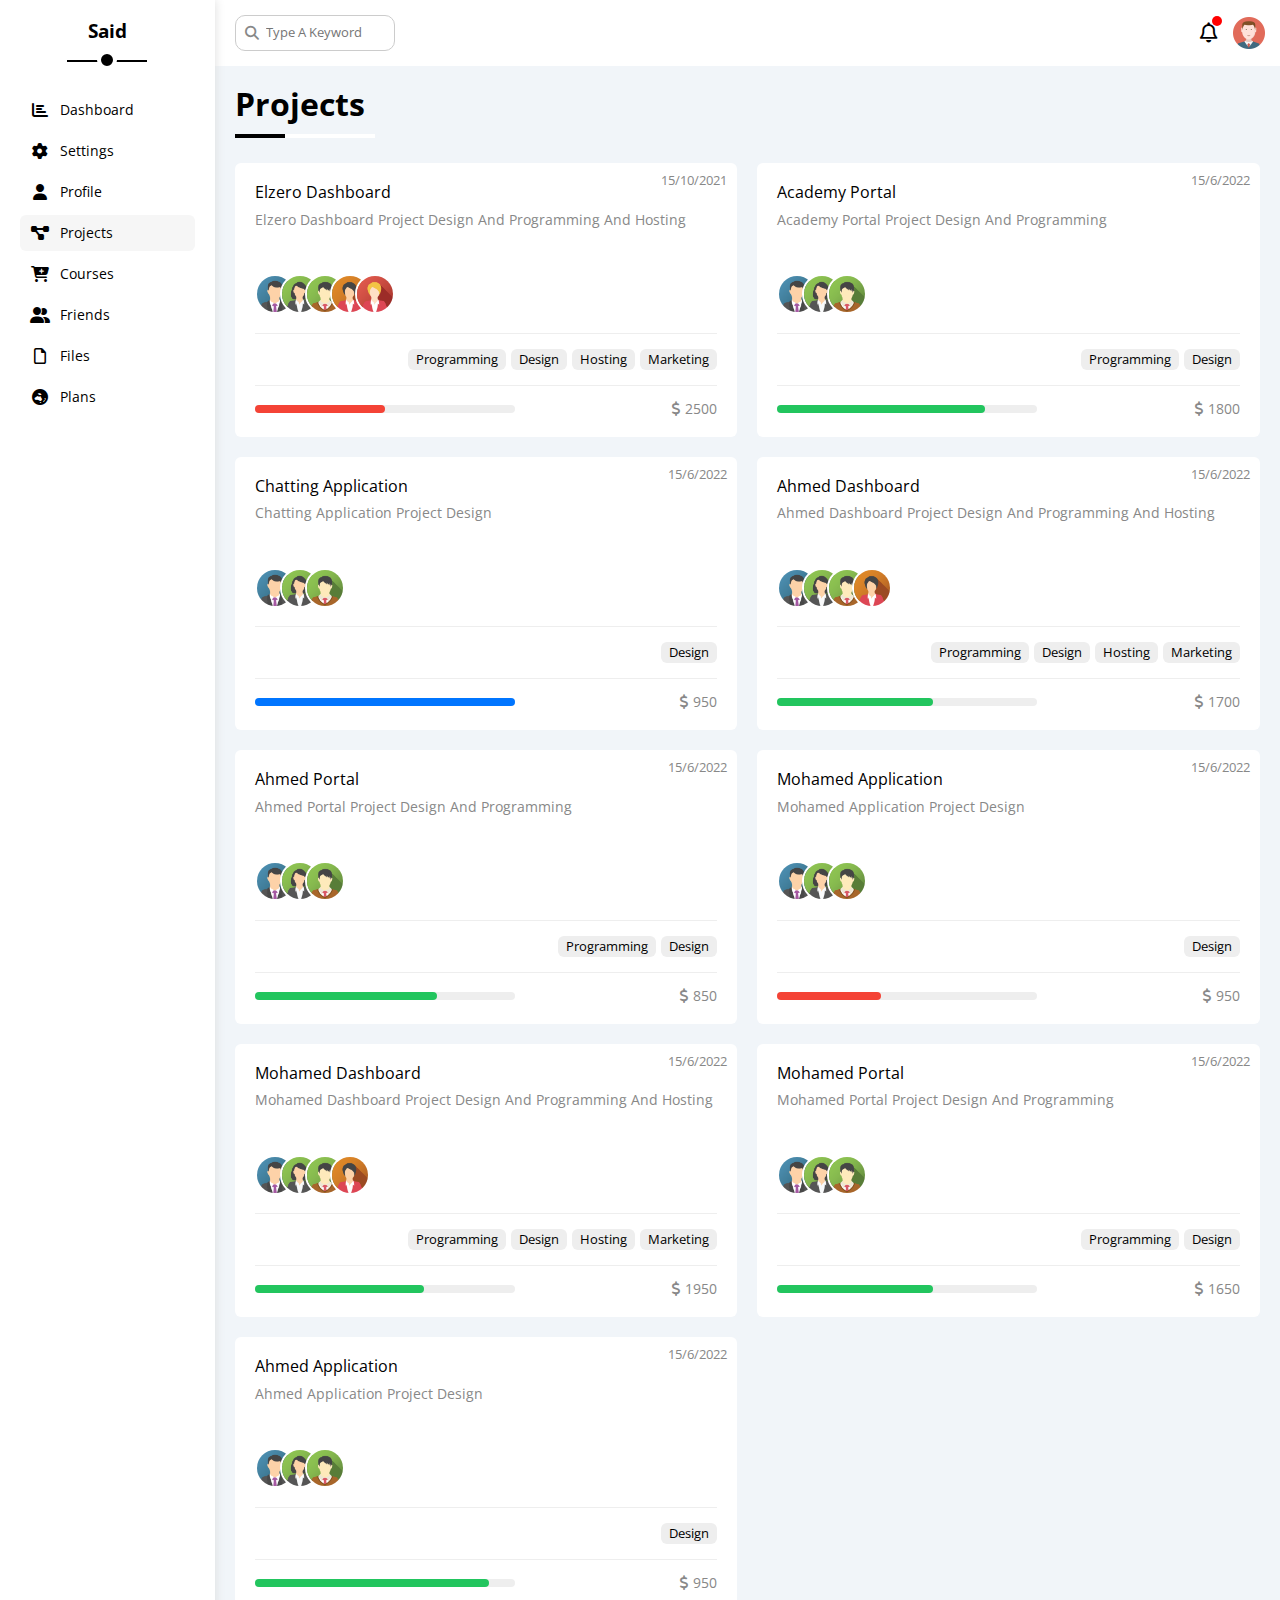
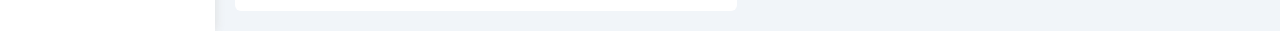
<file: projects.html>
<!DOCTYPE html>
<html lang="en">
<head>
    <meta charset="UTF-8">
    <meta name="viewport" content="width=device-width, initial-scale=1.0">
    <title>Projects</title>
    <!-- Font Awsome -->
    <link rel="stylesheet" href="css/all.min.css">
    <!-- framwork link -->
    <link rel="stylesheet" href="css/framwork.css">
    <!-- css link  -->
    <link rel="stylesheet" href="css/dashbord.css">
    <!-- Normalize -->
    <link rel="stylesheet" href="css/Normalize.css">
    <!-- Gogle Fonts -->
    <link rel="preconnect" href="https://fonts.googleapis.com">
    <link rel="preconnect" href="https://fonts.gstatic.com" crossorigin>
    <link href="https://fonts.googleapis.com/css2?family=Cairo:wght@200;300;400;500;600;700;800;900;1000&family=Open+Sans:ital,wght@0,300;0,400;0,500;0,600;0,700;0,800;1,300;1,400;1,500;1,600;1,700;1,800&family=Work+Sans:ital,wght@0,300;0,600;0,700;0,800;1,300;1,400;1,500;1,600&display=swap" rel="stylesheet">
</head>
<body>
    <div class="page d-flex">
        <div class="sidebar bg-white p-20 p-relative">
            <h3 class="p-relative txt-c mt-0">Said</h3>
            <ul>
                <li>
                    <a class="d-flex aling-center c-black rad-6 p-10" href="index.html">
                        <i class="fa-solid fa-chart-bar fa-fw"></i>
                        <span class="hide-mobile">Dashboard</span>
                    </a>
                </li>
                <li>
                    <a class="d-flex aling-center f-14 c-black rad-6 p-10" href="settings.html">
                        <i class="fa-solid fa-gear fa-fw"></i>
                        <span class="hide-mobile">Settings</span>
                    </a>
                </li>
                <li>
                    <a class="d-flex aling-center f-14 c-black rad-6 p-10" href="profile.html">
                        <i class="fa-solid fa-user fa-fw"></i>
                        <span class="hide-mobile">Profile</span>
                    </a>
                </li>
                <li>
                    <a class="active d-flex aling-center f-14 c-black rad-6 p-10" href="projects.html">
                        <i class="fa-solid fa-diagram-project fa-fw"></i>
                        <span class="hide-mobile">Projects</span>
                    </a>
                </li>
                <li>
                    <a class="d-flex aling-center f-14 c-black rad-6 p-10" href="courses.html">
                        <i class="fa-solid fa-cart-plus fa-fw"></i>
                        <span class="hide-mobile">Courses</span>
                    </a>
                </li>
                <li>
                    <a class="d-flex aling-center f-14 c-black rad-6 p-10" href="friends.html">
                        <i class="fa-solid fa-user-group fa-fw"></i>
                        <span class="hide-mobile">Friends</span>
                    </a>
                </li>
                <li>
                    <a class="d-flex aling-center f-14 c-black rad-6 p-10" href="files.html">
                        <i class="fa-regular fa-file fa-fw"></i>
                        <span class="hide-mobile">Files</span>
                    </a>
                </li>
                <li>
                    <a class="d-flex aling-center f-14 c-black rad-6 p-10" href="plans.html">
                        <i class="fa-solid fa-earth-oceania fa-fw"></i>
                        <span class="hide-mobile">Plans</span>
                    </a>
                </li>
            </ul>
        </div>
        <div class="content w-full">
            <!-- Start Header -->
            <div class="header bg-white p-15 between-flex">
                <div class="search p-relative">
                    <input type="search" placeholder="Type A Keyword">
                </div>
                <div class="icons d-flex align-center">
                    <span class="notification p-relative">
                        <i class="fa-regular fa-bell fa-lg"></i>
                    </span>
                    <img src="images/avatar.png" alt="">
                </div>
            </div>
            <!-- End Header -->
            <h1 class="p-relative">Projects</h1>
            <div class="projects-page d-grid m-20 gap-20">
                <div class="project bg-white p-20 rad-6 p-relative">
                  <span class="date fs-13 c-grey">15/10/2021</span>
                  <h4 class="m-0">Elzero Dashboard</h4>
                  <p class="c-grey mt-10 mb-10 fs-14">Elzero Dashboard Project Design And Programming And Hosting</p>
                  <div class="team">
                    <a href="#"><img decoding="async" src="images/team-01.png" alt="" /></a>
                    <a href="#"><img decoding="async" src="images/team-02.png" alt="" /></a>
                    <a href="#"><img decoding="async" src="images/team-03.png" alt="" /></a>
                    <a href="#"><img decoding="async" src="images/team-04.png" alt="" /></a>
                    <a href="#"><img decoding="async" src="images/team-05.png" alt="" /></a>
                </div>
                <div class="do d-flex">
                    <span class="fs-13 rad-6 bg-eee">Programming</span>
                    <span class="fs-13 rad-6 bg-eee">Design</span>
                    <span class="fs-13 rad-6 bg-eee">Hosting</span>
                    <span class="fs-13 rad-6 bg-eee">Marketing</span>
                </div>
                <div class="info between-flex">
                    <div class="prog bg-eee">
                      <span class="bg-red" style="width: 50%"></span>
                    </div>
                    <div class="fs-14 c-grey">
                      <i class="fa-solid fa-dollar-sign"></i>
                      2500
                    </div>
                  </div>
                </div>
                <div class="project bg-white p-20 rad-6 p-relative">
                  <span class="date fs-13 c-grey">15/6/2022</span>
                  <h4 class="m-0">Academy Portal</h4>
                  <p class="c-grey mt-10 mb-10 fs-14">Academy Portal Project Design And Programming</p>
                  <div class="team">
                    <a href="#"><img decoding="async" src="images/team-01.png" alt="" /></a>
                    <a href="#"><img decoding="async" src="images/team-02.png" alt="" /></a>
                    <a href="#"><img decoding="async" src="images/team-03.png" alt="" /></a>
                  </div>
                  <div class="do d-flex">
                    <span class="fs-13 rad-6 bg-eee">Programming</span>
                    <span class="fs-13 rad-6 bg-eee">Design</span>
                  </div>
                  <div class="info between-flex">
                    <div class="prog bg-eee">
                      <span class="bg-green" style="width: 80%"></span>
                    </div>
                    <div class="fs-14 c-grey">
                      <i class="fa-solid fa-dollar-sign"></i>
                      1800
                    </div>
                  </div>
                </div>
                <div class="project bg-white p-20 rad-6 p-relative">
                  <span class="date fs-13 c-grey">15/6/2022</span>
                  <h4 class="m-0">Chatting Application</h4>
                  <p class="c-grey mt-10 mb-10 fs-14">Chatting Application Project Design</p>
                  <div class="team">
                    <a href="#"><img decoding="async" src="images/team-01.png" alt="" /></a>
                    <a href="#"><img decoding="async" src="images/team-02.png" alt="" /></a>
                    <a href="#"><img decoding="async" src="images/team-03.png" alt="" /></a>
                  </div>
                  <div class="do d-flex">
                    <span class="fs-13 rad-6 bg-eee">Design</span>
                  </div>
                  <div class="info between-flex">
                    <div class="prog bg-eee">
                      <span class="bg-blue" style="width: 100%"></span>
                    </div>
                    <div class="fs-14 c-grey">
                      <i class="fa-solid fa-dollar-sign"></i>
                      950
                    </div>
                  </div>
                </div>
                <div class="project bg-white p-20 rad-6 p-relative">
                  <span class="date fs-13 c-grey">15/6/2022</span>
                  <h4 class="m-0">Ahmed Dashboard</h4>
                  <p class="c-grey mt-10 mb-10 fs-14">Ahmed Dashboard Project Design And Programming And Hosting</p>
                  <div class="team">
                    <a href="#"><img decoding="async" src="images/team-01.png" alt="" /></a>
                    <a href="#"><img decoding="async" src="images/team-02.png" alt="" /></a>
                    <a href="#"><img decoding="async" src="images/team-03.png" alt="" /></a>
                    <a href="#"><img decoding="async" src="images/team-04.png" alt="" /></a>
                  </div>
                  <div class="do d-flex">
                    <span class="fs-13 rad-6 bg-eee">Programming</span>
                    <span class="fs-13 rad-6 bg-eee">Design</span>
                    <span class="fs-13 rad-6 bg-eee">Hosting</span>
                    <span class="fs-13 rad-6 bg-eee">Marketing</span>
                  </div>
                  <div class="info between-flex">
                    <div class="prog bg-eee">
                      <span class="bg-green" style="width: 60%"></span>
                    </div>
                    <div class="fs-14 c-grey">
                      <i class="fa-solid fa-dollar-sign"></i>
                      1700
                    </div>
                  </div>
                </div>
                <div class="project bg-white p-20 rad-6 p-relative">
                  <span class="date fs-13 c-grey">15/6/2022</span>
                  <h4 class="m-0">Ahmed Portal</h4>
                  <p class="c-grey mt-10 mb-10 fs-14">Ahmed Portal Project Design And Programming</p>
                  <div class="team">
                    <a href="#"><img decoding="async" src="images/team-01.png" alt="" /></a>
                    <a href="#"><img decoding="async" src="images/team-02.png" alt="" /></a>
                    <a href="#"><img decoding="async" src="images/team-03.png" alt="" /></a>
                  </div>
                  <div class="do d-flex">
                    <span class="fs-13 rad-6 bg-eee">Programming</span>
                    <span class="fs-13 rad-6 bg-eee">Design</span>
                  </div>
                  <div class="info between-flex">
                    <div class="prog bg-eee">
                      <span class="bg-green" style="width: 70%"></span>
                    </div>
                    <div class="fs-14 c-grey">
                      <i class="fa-solid fa-dollar-sign"></i>
                      850
                    </div>
                  </div>
                </div>
                <div class="project bg-white p-20 rad-6 p-relative">
                  <span class="date fs-13 c-grey">15/6/2022</span>
                  <h4 class="m-0">Mohamed Application</h4>
                  <p class="c-grey mt-10 mb-10 fs-14">Mohamed Application Project Design</p>
                  <div class="team">
                    <a href="#"><img decoding="async" src="images/team-01.png" alt="" /></a>
                    <a href="#"><img decoding="async" src="images/team-02.png" alt="" /></a>
                    <a href="#"><img decoding="async" src="images/team-03.png" alt="" /></a>
                  </div>
                  <div class="do d-flex">
                    <span class="fs-13 rad-6 bg-eee">Design</span>
                  </div>
                  <div class="info between-flex">
                    <div class="prog bg-eee">
                      <span class="bg-red" style="width: 40%"></span>
                    </div>
                    <div class="fs-14 c-grey">
                      <i class="fa-solid fa-dollar-sign"></i>
                      950
                    </div>
                  </div>
                </div>
                <div class="project bg-white p-20 rad-6 p-relative">
                  <span class="date fs-13 c-grey">15/6/2022</span>
                  <h4 class="m-0">Mohamed Dashboard</h4>
                  <p class="c-grey mt-10 mb-10 fs-14">Mohamed Dashboard Project Design And Programming And Hosting</p>
                  <div class="team">
                    <a href="#"><img decoding="async" src="images/team-01.png" alt="" /></a>
                    <a href="#"><img decoding="async" src="images/team-02.png" alt="" /></a>
                    <a href="#"><img decoding="async" src="images/team-03.png" alt="" /></a>
                    <a href="#"><img decoding="async" src="images/team-04.png" alt="" /></a>
                  </div>
                  <div class="do d-flex">
                    <span class="fs-13 rad-6 bg-eee">Programming</span>
                    <span class="fs-13 rad-6 bg-eee">Design</span>
                    <span class="fs-13 rad-6 bg-eee">Hosting</span>
                    <span class="fs-13 rad-6 bg-eee">Marketing</span>
                  </div>
                  <div class="info between-flex">
                    <div class="prog bg-eee">
                      <span class="bg-green" style="width: 65%"></span>
                    </div>
                    <div class="fs-14 c-grey">
                      <i class="fa-solid fa-dollar-sign"></i>
                      1950
                    </div>
                  </div>
                </div>
                <div class="project bg-white p-20 rad-6 p-relative">
                  <span class="date fs-13 c-grey">15/6/2022</span>
                  <h4 class="m-0">Mohamed Portal</h4>
                  <p class="c-grey mt-10 mb-10 fs-14">Mohamed Portal Project Design And Programming</p>
                  <div class="team">
                    <a href="#"><img decoding="async" src="images/team-01.png" alt="" /></a>
                    <a href="#"><img decoding="async" src="images/team-02.png" alt="" /></a>
                    <a href="#"><img decoding="async" src="images/team-03.png" alt="" /></a>
                  </div>
                  <div class="do d-flex">
                    <span class="fs-13 rad-6 bg-eee">Programming</span>
                    <span class="fs-13 rad-6 bg-eee">Design</span>
                  </div>
                  <div class="info between-flex">
                    <div class="prog bg-eee">
                      <span class="bg-green" style="width: 60%"></span>
                    </div>
                    <div class="fs-14 c-grey">
                      <i class="fa-solid fa-dollar-sign"></i>
                      1650
                    </div>
                  </div>
                </div>
                <div class="project bg-white p-20 rad-6 p-relative">
                  <span class="date fs-13 c-grey">15/6/2022</span>
                  <h4 class="m-0">Ahmed Application</h4>
                  <p class="c-grey mt-10 mb-10 fs-14">Ahmed Application Project Design</p>
                  <div class="team">
                    <a href="#"><img decoding="async" src="images/team-01.png" alt="" /></a>
                    <a href="#"><img decoding="async" src="images/team-02.png" alt="" /></a>
                    <a href="#"><img decoding="async" src="images/team-03.png" alt="" /></a>
                  </div>
                  <div class="do d-flex">
                    <span class="fs-13 rad-6 bg-eee">Design</span>
                  </div>
                  <div class="info between-flex">
                    <div class="prog bg-eee">
                      <span class="bg-green" style="width: 90%"></span>
                    </div>
                    <div class="fs-14 c-grey">
                      <i class="fa-solid fa-dollar-sign"></i>
                      950
                    </div>
                  </div>
                </div>
            </div>
        </div>
    </div>
</body>
</html>
</file>
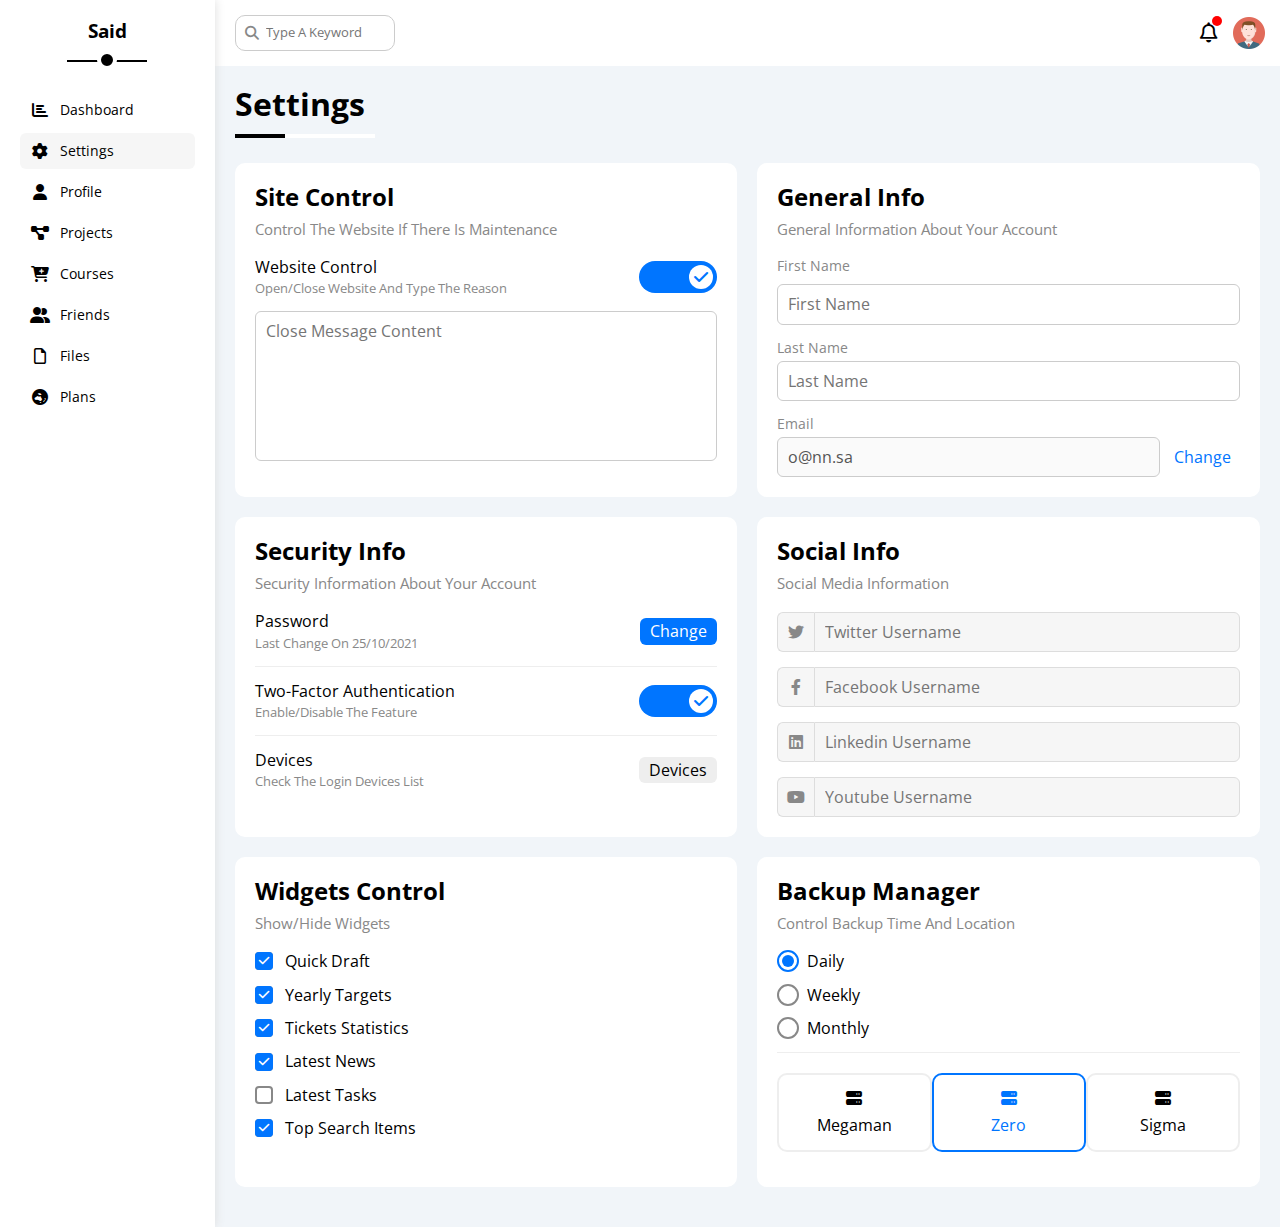
<file: settings.html>
<!DOCTYPE html>
<html lang="en">
<head>
    <meta charset="UTF-8">
    <meta name="viewport" content="width=device-width, initial-scale=1.0">
    <title>Settings</title>
    <!-- Font Awsome -->
    <link rel="stylesheet" href="css/all.min.css">
    <!-- framwork link -->
    <link rel="stylesheet" href="css/framwork.css">
    <!-- css link  -->
    <link rel="stylesheet" href="css/dashbord.css">
    <!-- Normalize -->
    <link rel="stylesheet" href="css/Normalize.css">
    <!-- Gogle Fonts -->
    <link rel="preconnect" href="https://fonts.googleapis.com">
    <link rel="preconnect" href="https://fonts.gstatic.com" crossorigin>
    <link href="https://fonts.googleapis.com/css2?family=Cairo:wght@200;300;400;500;600;700;800;900;1000&family=Open+Sans:ital,wght@0,300;0,400;0,500;0,600;0,700;0,800;1,300;1,400;1,500;1,600;1,700;1,800&family=Work+Sans:ital,wght@0,300;0,600;0,700;0,800;1,300;1,400;1,500;1,600&display=swap" rel="stylesheet">
</head>
<body>
    <div class="page d-flex">
        <div class="sidebar bg-white p-20 p-relative">
            <h3 class="p-relative txt-c mt-0">Said</h3>
            <ul>
                <li>
                    <a class="d-flex aling-center c-black rad-6 p-10" href="index.html">
                        <i class="fa-solid fa-chart-bar fa-fw"></i>
                        <span class="hide-mobile">Dashboard</span>
                    </a>
                </li>
                <li>
                    <a class="active d-flex aling-center f-14 c-black rad-6 p-10" href="settings.html">
                        <i class="fa-solid fa-gear fa-fw"></i>
                        <span class="hide-mobile">Settings</span>
                    </a>
                </li>
                <li>
                    <a class="d-flex aling-center f-14 c-black rad-6 p-10" href="profile.html">
                        <i class="fa-solid fa-user fa-fw"></i>
                        <span class="hide-mobile">Profile</span>
                    </a>
                </li>
                <li>
                    <a class="d-flex aling-center f-14 c-black rad-6 p-10" href="projects.html">
                        <i class="fa-solid fa-diagram-project fa-fw"></i>
                        <span class="hide-mobile">Projects</span>
                    </a>
                </li>
                <li>
                    <a class="d-flex aling-center f-14 c-black rad-6 p-10" href="courses.html">
                        <i class="fa-solid fa-cart-plus fa-fw"></i>
                        <span class="hide-mobile">Courses</span>
                    </a>
                </li>
                <li>
                    <a class="d-flex aling-center f-14 c-black rad-6 p-10" href="friends.html">
                        <i class="fa-solid fa-user-group fa-fw"></i>
                        <span class="hide-mobile">Friends</span>
                    </a>
                </li>
                <li>
                    <a class="d-flex aling-center f-14 c-black rad-6 p-10" href="files.html">
                        <i class="fa-regular fa-file fa-fw"></i>
                        <span class="hide-mobile">Files</span>
                    </a>
                </li>
                <li>
                    <a class="d-flex aling-center f-14 c-black rad-6 p-10" href="plans.html">
                        <i class="fa-solid fa-earth-oceania fa-fw"></i>
                        <span class="hide-mobile">Plans</span>
                    </a>
                </li>
            </ul>
        </div>
        <div class="content w-full">
            <!-- Start Header -->
            <div class="header bg-white p-15 between-flex">
                <div class="search p-relative">
                    <input type="search" placeholder="Type A Keyword">
                </div>
                <div class="icons d-flex align-center">
                    <span class="notification p-relative">
                        <i class="fa-regular fa-bell fa-lg"></i>
                    </span>
                    <img src="images/avatar.png" alt="">
                </div>
            </div>
            <!-- End Header -->
            <h1 class="p-relative">Settings</h1>
            <!-- Start Wrapper -->
            <div class="wrapper d-grid gap-20">
                <!-- Start Site Control -->
                <div class="site-control p-20 bg-white rad-10">
                    <h2 class="mt-0 mb-10">Site Control</h2>
                    <p class="mt-0 mb-20 c-grey fs-15">Control The Website If There Is Maintenance</p>
                    <div class="mb-15 between-flex">
                        <div>
                            <span>Website Control</span>
                            <p class="c-grey mt-5 mb-0 fs-13">Open/Close Website And Type The Reason</p>
                        </div>
                        <div>
                            <label>
                            <input class="toggle-checkbox" type="checkbox" checked />
                            <div class="toggle-switch"></div>
                            </label>
                        </div>
                    </div>
                    <textarea class="close-message p-10 rad-6 d-block w-full" placeholder="Close Message Content"></textarea>
                </div>
                <!-- End Site Control -->
                <!-- Start General Info -->
                <div class="general-info p-20 bg-white rad-10">
                    <h2 class="mt-0 mb-10">General Info</h2>
                    <p class="mt-0 mb-20 c-grey fs-15">General Information About Your Account</p>
                    <div class="mb-15">
                        <label class="fs-14 c-grey d-block mb-10" for="first">First Name</label>
                        <input class="b-none border-ccc p-10 rad-6 d-block w-full" type="text" id="first" placeholder="First Name" />
                    </div>
                    <div class="mb-15">
                        <label class="fs-14 c-grey d-block mb-5" for="last">Last Name</label>
                        <input class="b-none border-ccc p-10 rad-6 d-block w-full" id="last" type="text" placeholder="Last Name" />
                    </div>
                    <div>
                        <label class="fs-14 c-grey d-block mb-5" for="email">Email</label>
                        <input class="email b-none border-ccc p-10 rad-6 w-full mr-10" id="email" type="email" value="o@nn.sa" disabled/>
                        <a class="c-blue" href="#">Change</a>
                    </div>
                </div>
                <!-- End General Info -->
                <!-- Start Security Info-->
                <div class="security-info p-20 bg-white rad-10">
                    <h2 class="mt-0 mb-10">Security Info</h2>
                    <p class="mt-0 mb-20 c-grey fs-15">Security Information About Your Account</p>
                    <div class="sec-box mb-15 between-flex">
                        <div>
                            <span>Password</span>
                            <p class="c-grey mt-5 mb-0 fs-13">Last Change On 25/10/2021</p>
                        </div>
                        <a class="button bg-blue c-white btn-shape" href="#">Change</a>
                    </div>
                    <div class="sec-box mb-15 between-flex">
                        <div>
                            <span>Two-Factor Authentication</span>
                            <p class="c-grey mt-5 mb-0 fs-13">Enable/Disable The Feature</p>
                        </div>
                        <label>
                            <input class="toggle-checkbox" type="checkbox" checked />
                            <div class="toggle-switch"></div>
                        </label>
                    </div>
                    <div class="sec-box between-flex">
                        <div>
                            <span>Devices</span>
                            <p class="c-grey mt-5 mb-0 fs-13">Check The Login Devices List</p>
                        </div>
                        <a class="bg-eee c-black btn-shape" href="#">Devices</a>
                    </div>
                </div>
                <!-- End Security Info -->
                <!-- Start Social Info -->
                <div class="social-info p-20 bg-white rad-10">
                    <h2 class="mt-0 mb-10">Social Info</h2>
                    <p class="mt-0 mb-20 c-grey fs-15">Social Media Information</p>
                    <div class="box d-flex align-center mb-15">
                      <i class="fa-brands fa-twitter center-flex c-grey"></i>
                      <input class="w-full" type="text" placeholder="Twitter Username" />
                    </div>
                    <div class="box d-flex align-center mb-15">
                      <i class="fa-brands fa-facebook-f center-flex c-grey"></i>
                      <input class="w-full" type="text" placeholder="Facebook Username" />
                    </div>
                    <div class="box d-flex align-center mb-15">
                      <i class="fa-brands fa-linkedin center-flex c-grey"></i>
                      <input class="w-full" type="text" placeholder="Linkedin Username" />
                    </div>
                    <div class="box d-flex align-center">
                      <i class="fa-brands fa-youtube center-flex c-grey"></i>
                      <input class="w-full" type="text" placeholder="Youtube Username" />
                    </div>
                </div>
                <!-- End Social Info -->
                <!-- Start Widgets Control -->
                <div class="widgets-control p-20 bg-white rad-10">
                    <h2 class="mt-0 mb-10">Widgets Control</h2>
                    <p class="mt-0 mb-20 c-grey fs-15">Show/Hide Widgets</p>
                    <div class="control d-flex align-center mb-15">
                        <input type="checkbox" id="one" checked />
                        <label for="one">Quick Draft</label>
                    </div>
                    <div class="control d-flex align-center mb-15">
                        <input type="checkbox" id="two" checked />
                        <label for="two">Yearly Targets</label>
                    </div>
                    <div class="control d-flex align-center mb-15">
                        <input type="checkbox" id="three" checked />
                        <label for="three">Tickets Statistics</label>
                    </div>
                    <div class="control d-flex align-center mb-15">
                        <input type="checkbox" id="four" checked />
                        <label for="four">Latest News</label>
                    </div>
                    <div class="control d-flex align-center mb-15">
                        <input type="checkbox" id="five" />
                        <label for="five">Latest Tasks</label>
                    </div>
                    <div class="control d-flex align-center mb-15">
                        <input type="checkbox" id="six" checked />
                        <label for="six">Top Search Items</label>
                    </div>
                </div>
                <!-- End Widgets Control -->
                <!-- Start Settings Box -->
                <div class="backup-control p-20 bg-white rad-10">
                    <h2 class="mt-0 mb-10">Backup Manager</h2>
                    <p class="mt-0 mb-20 c-grey fs-15">Control Backup Time And Location</p>
                    <div class="date d-flex align-center mb-15">
                        <input type="radio" name="time" id="daily" checked />
                        <label for="daily">Daily</label>
                    </div>
                    <div class="date d-flex align-center mb-15">
                        <input type="radio" name="time" id="weekly" />
                        <label for="weekly">Weekly</label>
                    </div>
                    <div class="date d-flex align-center mb-15">
                        <input type="radio" name="time" id="monthly" />
                        <label for="monthly">Monthly</label>
                    </div>
                    <div class="servers d-flex align-center txt-c">
                        <input type="radio" name="servers" id="server-one" />
                        <div class="server mb-15 rad-10 w-full">
                            <label class="d-block m-15" for="server-one">
                            <i class="fa-solid fa-server d-block mb-10"></i>
                            Megaman
                            </label>
                        </div>
                        <input type="radio" name="servers" id="server-two" checked />
                        <div class="server mb-15 rad-10 w-full">
                            <label class="d-block m-15" for="server-two">
                            <i class="fa-solid fa-server d-block mb-10"></i>
                            Zero
                            </label>
                        </div>
                        <input type="radio" name="servers" id="server-three" />
                        <div class="server mb-15 rad-10 w-full">
                            <label class="d-block m-15" for="server-three">
                            <i class="fa-solid fa-server d-block mb-10"></i>
                            Sigma
                            </label>
                        </div>
                    </div>
                </div>
                <!-- End Settings Box -->             
            <div> 
        </div>
    </div>
</body>
</html>
</file>
<file: css/framwork.css>
:root {
    --blue-color: #0075ff;
    --blue-alt-color: #0d69d5;
    --orange-color: #f59e0b;
    --green-color: #22c55e;
    --red-color: #f44336;
    --grey-color: #888;
}
/* Start Box */
.d-flex {
    display: flex;
}
.f-wrap {
    flex-wrap: wrap;
}
.align-center {
    align-items: center;
}
.space-between {
    justify-content: space-between;
}
.d-grid {
    display: grid;
}
.gap-20 {
    gap: 20px;
}
.gap-10 {
    gap: 10px;
}
.d-block {
    display: block;
}
@media (max-width: 767px) {
    .block-mobile {
      display: block;
}
    .hide-mobile {
      display: none;
}
}
/* End Box */
/* Start Padding + Margin */
.p-10 {
    padding: 10px;
}
.p-15 {
    padding: 15px;
}
.p-20 {
    padding: 20px;
}
.pt-10 {
    padding-top: 10px;
}
.pt-15 {
    padding-top: 15px;
}
.pt-20 {
    padding-top: 20px;
}
.pb-10 {
    padding-bottom: 10px;
}
.pb-15 {
    padding-bottom: 15px;
}
.pb-20 {
    padding-bottom: 20px;
}
.pl-15 {
    padding-left: 15px;
}
.m-0 {
    margin: 0;
}
.m-15 {
    margin: 15px;
}
.m-20 {
    margin: 20px;
}
.mt-0 {
    margin-top: 0;
}
.mt-5 {
    margin-top: 5px;
}
.mt-10 {
    margin-top: 10px;
}
.mt-15 {
    margin-top: 15px;
}
.mt-20 {
    margin-top: 20px;
}
.mt-25 {
    margin-top: 25px;
}
.mr-10 {
    margin-right: 10px;
}
.mr-15 {
    margin-right: 15px;
}
.mb-0{
    margin-bottom: 0px;
}
.mb-5 {
    margin-bottom: 5px;
}
.mb-10 {
    margin-bottom: 10px;
}
.mb-15 {
    margin-bottom: 15px;
}
.mb-20 {
    margin-bottom: 20px;
}
.mb-25 {
    margin-bottom: 25px;
}

/* End Padding + Margin */
/* Start Color */
.c-black {
    color: black;
}
.c-white {
    color: white;
}
.c-grey {
    color: var(--grey-color);
}
.c-red {
    color: var(--red-color);
}
.c-green {
    color: var(--green-color);
}
.c-blue {
    color: var(--blue-color);
}
.c-orange {
    color: var(--orange-color);
}
.bg-red {
    background-color: var(--red-color);
}
.bg-green {
    background-color: var(--green-color);
}
.bg-blue {
    background-color: var(--blue-color);
}
.bg-orange {
    background-color: var(--orange-color);
}
.bg-white {
    background-color: white;
}
.bg-eee {
    background-color: #eee;
}
/* End Color */
/* Start Position */
.p-relative {
    position: relative;
}
.p-absolute {
    position: absolute;
}
/* End Position */
/* Start Font */
.txt-c {
    text-align: center;
}
.txt-r{
    text-align: right;
}
.fs-13 {
    font-size: 13px;
}
.fs-14 {
    font-size: 14px;
}
.fs-15 {
    font-size: 15px;
}
.fs-25 {
    font-size: 25px;
}
.fw-bold {
    font-weight: bold;
}
.fw-normal{
    font-weight: normal;
}
@media (max-width: 767px) {
    .txt-c-mobile {
      text-align: center;
    }
}
/* End Font */
/* Start Border */
.rad-6 {
    border-radius: 6px;
}
.rad-10 {
    border-radius: 10px;
}
.rad-half {
    border-radius: 50%;
}
.b-none {
    border: none;
}
.border-ccc {
    border: 1px solid #ccc;
}
.border-eee {
    border: 1px solid #eee;
}
  
/* End Border */
/* Start Width + Height */
.w-full {
    width: 100%;
}
.w-100 {
    width: 100px;
}
.w-fit{
    width: fit-content;
}
.h-full {
    height: 100%;
}
.h-100 {
    height: 100px;
}
/* End Width + Height */
/* Start Components */
.center-flex {
    display: flex;
    align-items: center;
    justify-content: center;
}
.between-flex {
    display: flex;
    align-items: center;
    justify-content: space-between;
}
.btn-shape {
    padding: 4px 10px;
    border-radius: 6px;
}
/* End Components */
</file>
<file: css/dashbord.css>
/* Start variables */
:root{
    --main-transition:0.3s;
    --blue-color: #0075ff;
    --blue-alt-color: #0d69d5;
    --orange-color: #f59e0b;
    --green-color: #22c55e;
    --red-color: #f44336;
    --grey-color: #888;
}
/* ENd variables */

/* Start global rules */
*{
    box-sizing: border-box;
}
body{
    font-family: 'Open Sans',sans-serif;
    margin: 0;
}
*:focus{
    outline: none;
}
ul{
    list-style: none;
    padding: 0;
}
::-webkit-scrollbar{
    width: 15px;
}
::-webkit-scrollbar-track{
    background-color: white;
}
::-webkit-scrollbar-thumb{
    background-color: var(--blue-color);
}
::-webkit-scrollbar-thumb:hover{
    background-color: var(--blue-alt-color);
}

a {
    text-decoration: none;
}
.page{
    background-color: #f1f5f9;
    min-height: 100vh; /* hadi bash tkhli lcontent li fdiv li 3ndo class page yshed l page kamla */
}
/* End global rules */

/* Start Combonants */
.toggle-checkbox {
    -webkit-appearance: none;
    appearance: none;
    display: none;
}
.toggle-switch {
    background-color: #ccc;
    width: 78px;
    height: 32px;
    border-radius: 16px;
    position: relative;
    transition: 0.3s;
    cursor: pointer;
}
.toggle-switch::before {
    font-family: var(--fa-style-family-classic);
    content: "\f00d";
    font-weight: 900;
    background-color: white;
    width: 24px;
    height: 24px;
    position: absolute;
    border-radius: 50%;
    top: 4px;
    left: 4px;
    display: flex;
    justify-content: center;
    align-items: center;
    color: #aaa;
    transition: 0.3s;
}
.toggle-checkbox:checked + .toggle-switch {
    background-color: var(--blue-color);
}
.toggle-checkbox:checked + .toggle-switch::before {
    content: "\f00c";
    left: 50px;
    color: var(--blue-color);
}
/* End Combonants */

/* Start sidebar */
.sidebar{
    width: 250px;
    box-shadow: 0 0 10px #ddd;
}
@media(max-width:767px){
    .sidebar{
        width: 62px;
        padding: 10px;
    }
}
.sidebar > h3{
    margin-bottom: 50px;
}
@media(max-width:767px){
    .sidebar > h3{
        font-size: 14px;
        display: flex;
        justify-content: center;
        margin-bottom: 10px;
    }
}
@media(min-width:778px){
    .sidebar > h3::before{
        content: "";
        position: absolute;
        width: 80px;
        height: 2px;
        bottom: -20px;
        left: 50%;
        transform: translateX(-50%);
        background-color: black;
    }
    .sidebar > h3::after{
        content: "";
        position: absolute;
        width: 12px;
        height: 12px;
        background-color: black;
        left: 50%;
        transform: translateX(-50%);
        border-radius: 50%;
        bottom: -28px;
        border: 4px solid white;
    }
}
.sidebar ul li a{
    transition: var(--main-transition);
    margin-bottom: 5px;
}
@media(max-width:767px){
    .sidebar ul li a{
        justify-content: center;
    }
}
.sidebar ul li a:hover,
.sidebar ul li a.active{
    background-color: #f6f6f6;
}
.sidebar ul li a span{
    font-size: 14px;
    margin-left: 10px;
}
/* End sidebar */

/* Start Header Of Content */
.content{
    overflow: hidden;
}
.content .header .search::before{
    font-family: "Font Awesome 5 Free";
    font-weight: 900;
    content: "\f002";
    font-size: 14px;
    color:var(--grey-color);
    position: absolute;
    left: 15px;
    top: 50%;
    transform: translateY(-50%);
    z-index: 100;
}
.content .header .search input{
    border: 1px solid #ccc;
    position: relative;
    width: 160px;
    transition: var(--main-transition);
    padding: 8px;
    padding-left: 30px;
    margin-left: 5px;
    border-radius: 10px;
}
.content .header .search input::placeholder{
    font-size: 13px;
    transform: translateY(-2px);
}
.content .header .search input:focus{
    width: 200px;
}
.content .header .search input:focus::placeholder{
    opacity: 0;
}
.content .header .icons .notification{
    margin-right: 15px;
}
.content .header .icons .notification::before{
    content: "";
    position: absolute;
    top: -8px;
    right: -4px;
    width: 10px;
    height: 10px;
    border-radius: 50%;
    background-color: red;
}
.content .header .icons img{
    width: 32px;
    height: 32px;
}
.page h1{
    margin: 20px 20px 40px;
}
.page h1::before,
.page h1::after{
    content: "";
    position: absolute;
    width: 140px;
    height: 4px;
    bottom: -15px;
    left: 0;
    background-color:white;
}
.page h1::after{
    width: 50px;
    left: 0;
    background-color: black;
}
/* End Header Of Content */

/* Start Wrapper */
.wrapper{
    grid-template-columns: repeat(auto-fill,minmax(450px,1fr));
    margin-left: 20px;
    margin-right: 20px;
    margin-bottom: 20px;
}
@media(max-width:767px){
    .wrapper{
        grid-template-columns: minmax(200px,1fr);
        margin-left: 10px;
        margin-right: 10px;
        gap: 10px;
    }
}
/* End Wrapper */

/* Start Welcome Widget */
.welcome {
    overflow: hidden; /* bach lbg-color dyel intro matghtish 3la border-rad dyel welcome */
}
.welcome .intro img {
    width: 200px;
    margin-bottom: -10px;
}
.welcome .avatar {
    width: 64px;
    height: 64px;
    border: 4px solid white;
    border-radius: 50%;
    box-shadow: 0 0 5px #ddd;
    margin-left: 20px;
    margin-top: -32px;
}
.welcome .body {
    border-top: 1px solid #eee;
    border-bottom: 1px solid #eee;
}
.welcome .body > div {
    flex: 1; /* bash ydiw l width kaml li 3ndhom */
}
.welcome .visit {
    margin: 0 15px 15px auto;
    transition: 0.3s;
}
.welcome .visit:hover {
    background-color: var(--blue-alt-color);
}
@media (max-width: 767px) {
    .welcome .intro {
      padding-bottom: 30px;
    }
    .welcome .avatar {
      margin-left: 0;
    }
    .welcome .body > div:not(:last-child) {
      margin-bottom: 20px;
    }
}
/* End Welcome Widget */

/* Start Quick Draft Widget */
.quick-draft textarea {
    resize: none;
    min-height: 180px;
}
.quick-draft .save {
    margin-left: auto;
    transition: 0.3s;
    cursor: pointer;
}
.quick-draft .save:hover {
    background-color: var(--blue-alt-color);
}
/* End Quick Draft Widget */

/* Start News Widget */
.latest .content .box:not(:last-child){
    border-bottom: 1px solid #eee;
}
.latest .content .box img{
    width: 100px;
    height: 55px;
}
.latest .content .box p{
    background-color: #eee;
    margin: 0 0 0 auto;
    width: fit-content;
    height: fit-content;
}
@media(max-width:767px){
    .latest .content .box p{
        margin: 10px auto ;
    }
}
/* End News Widget */

/* Start Targets Widget */
.targets .target-row .icon {
    width: 80px;
    height: 80px;
    margin-right: 15px;
}
.targets .details {
    flex: 1;
}
.targets .details .progress {
    height: 4px;
}
.targets .details .progress > span {
    position: absolute;
    left: 0;
    top: 0;
    height: 100%;
}
.targets .details .progress > span span {
    position: absolute;
    bottom: 16px;
    right: -16px;
    color: white;
    padding: 2px 5px;
    border-radius: 6px;
    font-size: 13px;
}
.targets .details .progress > span span::after {
    content: "";
    border-color: transparent;
    border-width: 5px;
    border-style: solid;
    position: absolute;
    bottom: -10px;
    left: 50%;
    transform: translateX(-50%);
}
.targets .details .progress > .blue span::after {
    border-top-color: var(--blue-color);
}
.targets .details .progress > .orange span::after {
    border-top-color: var(--orange-color);
}
.targets .details .progress > .green span::after {
    border-top-color: var(--green-color);
}
.blue .icon,
.blue .progress {
    background-color: rgb(0 117 255 / 20%);
}
.orange .icon,
.orange .progress {
    background-color: rgb(245 158 11 / 20%);
}
.green .icon,
.green .progress {
    background-color: rgb(34 197 94 / 20%);
}
/* End Targets Widget */

/* Start Tickets Widget */
.tickets .box {
    border: 1px solid #ccc;
    width: calc(50% - 10px);
}
@media (max-width: 767px) {
    .tickets .box {
      width: 100%;
    }
}
/* End Tickets Widget */

/* Start Latest News */
.latest-news .news-row:not(:last-of-type) {
    margin-bottom: 20px;
    padding-bottom: 20px;
    border-bottom: 1px solid #eee;
}
.latest-news .news-row img {
    width: 100px;
    border-radius: 6px;
    margin-right: 15px;
}
.latest-news .info {
    flex-grow: 1;
}
.latest-news .info h3 {
    margin: 0 0 6px;
    font-size: 17px;
}
@media (max-width: 767px) {
    .latest-news .news-row {
      display: block;
    }
    .latest-news .news-row .label {
      margin: 10px auto;
      width: fit-content;
    }
}
/* End Latest News */

/* Start Tasks */
.tasks .task-row:not(:last-of-type) {
    margin-bottom: 15px;
    padding-bottom: 15px;
    border-bottom: 1px solid #eee;
}
.tasks .info {
    flex-grow: 1;
}
.tasks .done {
    opacity: 0.3;
}
.tasks .done h3,
.tasks .done p {
    text-decoration: line-through;
}
.tasks .delete {
    cursor: pointer;
    transition: 0.3s;
}
.tasks .delete:hover {
    color: var(--red-color);
}
/* End Tasks */

/* End Tasks */

/* Start Latest Uploads */
.latest-uploads ul li:not(:last-child) {
    border-bottom: 1px solid #eee;
}
.latest-uploads ul li img {
    width: 40px;
    height: 40px;
}
/* End Latest Uploads */

/* Start Last Project */
.last-project ul::before {
    content: "";
    position: absolute;
    left: 11px;
    width: 2px;
    height: 100%;
    background-color: var(--blue-color);
}
.last-project ul li::before {
    content: "";
    width: 20px;
    height: 20px;
    display: block;
    border-radius: 50%;
    background-color: white;
    border: 2px solid white;
    outline: 2px solid var(--blue-color);
    z-index: 1;
    margin-right: 15px;
}
.last-project ul li.done::before {
    background-color: var(--blue-color);
}
.last-project ul li.current::before {
    animation: change-color 0.8s infinite alternate;
}
@keyframes change-color {
    from{
        background-color: var(--blue-color);
    }
    to{
        background-color: white;
    }
}
.last-project .launch-icon {
    position: absolute;
    width: 160px;
    right: 0;
    bottom: 0;
    opacity: 0.1;
}
/* End Last Project */

/* Start Reminders */
.reminders ul li .key {
    width: 15px;
    height: 15px;
}
.reminders ul li > .blue {
    border-left: 2px solid var(--blue-color);
}
.reminders ul li > .green {
    border-left: 2px solid var(--green-color);
}
.reminders ul li > .orange {
    border-left: 2px solid var(--orange-color);
}
.reminders ul li > .red {
    border-left: 2px solid var(--red-color);
}
/* End Reminders */

/* Start Latest Post */
.latest-post .avatar {
    width: 48px;
    height: 48px;
}
.latest-post .post-content {
    text-transform: capitalize; /* katrje3 charachter lwl f lklba uppercase */
    line-height: 1.8;
    border-top: 1px solid #eee;
    border-bottom: 1px solid #eee;
    min-height: 140px;
}
/* End Latest Post */

/* Start Social Media */
.social-media .box {
    padding-left: 70px;
}
.social-media .box i {
    position: absolute;
    left: 0;
    top: 0;
    width: 52px;
    transition: 0.3s;
}
.social-media .box i:hover {
    transform: rotate(5deg);
}
.social-media .twitter {
    background-color: rgb(29 161 242 / 20%);
    color: #1da1f2;
}
.social-media .twitter i,
.social-media .twitter a {
    background-color: #1da1f2;
}
.social-media .facebook {
    background-color: rgb(24 119 242 / 20%);
    color: #1da1f2;
}
.social-media .facebook i,
.social-media .facebook a {
    background-color: #1877f2;
}
.social-media .youtube {
    background-color: rgb(255 0 0 / 20%);
    color: #ff0000;
}
.social-media .youtube i,
.social-media .youtube a {
    background-color: #ff0000;
}
.social-media .linkedin {
    background-color: rgb(0 119 181 / 20%);
    color: #0077b5;
}
.social-media .linkedin i,
.social-media .linkedin a {
    background-color: #0077b5;
}
/* End Social Media */

/* Start Projects Table */
.projects .responsive-table {
    overflow-x: auto;
}
.projects table {
    min-width: 991px;
    border-spacing: 0;
}
.projects thead td {
    background-color: #eee;
    font-weight: bold;
}
.projects table td {
    padding: 15px;
}
.projects tbody td {
    border-bottom: 1px solid #eee;
    border-left: 1px solid #eee;
    transition: var(--main-transition);
}
.projects table tbody tr td:last-child {
    border-right: 1px solid #eee;
}
.projects tbody tr:hover td {
    background-color: #faf7f7;
}
.projects table img {
    width: 32px;
    height: 32px;
    border-radius: 50%;
    padding: 2px;
    background-color: white;
}
.projects table img:not(:first-child) {
    margin-left: -20px;
}
.projects table .label {
    font-size: 13px;
}
/* End Projects Table */

/* Start Settings */

/* Start Site Control */
.site-control .close-message{
    border: 1px solid #ccc;
    resize: none;
    min-height: 150px;
}
/* End Site Control */

/* Start General Info */
.general-info .email {
    display: inline-flex;
    width: calc(100% - 80px);
    cursor: no-drop;
}
/* End General Info */

/* End Security Info */
.security-info .sec-box {
    padding-bottom: 15px;
}
.security-info .sec-box:not(:last-of-type) {
    border-bottom: 1px solid #eee;
}
.security-info .sec-box .button {
    transition: 0.3s;
}
.security-info .sec-box .button:hover {
    background-color: var(--blue-alt-color);
}
/* Start Security Info */

/* Start Social Info */
.social-info .box i{
    width: 40px;
    height: 40px;
    background-color: #f6f6f6;
    border: 1px solid #ddd;
    border-right: none;
    border-radius: 6px 0 0 6px;
    transition: 0.3s;
}
.social-info .box input{
    height: 40px;
    background-color: #f6f6f6;
    border: 1px solid #ddd;
    padding-left: 10px;
    border-radius: 0 6px 6px 0;
}
.social-info .box:focus-within i{
    color: black;
}
/* End Social Info */

/* Start Widgets Control */
.widgets-control .control input[type="checkbox"] {
    -webkit-appearance: none;
    appearance: none;
    display: none;
}
.widgets-control .control label {
    padding-left: 30px;
    cursor: pointer;
    position: relative;
}
.widgets-control .control label::before,
.widgets-control .control label::after {
    position: absolute;
    left: 0;
    top: 50%;
    margin-top: -9px;
    border-radius: 4px;
}
.widgets-control .control label::before {
    content: "";
    width: 14px;
    height: 14px;
    border: 2px solid var(--grey-color);
}
.widgets-control .control label:hover::before {
    border-color: var(--blue-alt-color);
}
.widgets-control .control label::after {
    font-family: var(--fa-style-family-classic);
    content: "\f00c";
    font-weight: 900;
    background-color: var(--blue-color);
    color: white;
    font-size: 12px;
    width: 18px;
    height: 18px;
    display: flex;
    justify-content: center;
    align-items: center;
    transform: scale(0) rotate(360deg);
    transition: 0.3s;
}
.widgets-control .control input[type="checkbox"]:checked + label::after {
    transform: scale(1);
}

/* End Widgets Control */

/* Start Backup Manager */
.backup-control input[type="radio"] {
    -webkit-appearance: none;
    appearance: none;
}
.backup-control .date label {
    padding-left: 30px;
    cursor: pointer;
    position: relative;
}
.backup-control .date label::before {
    content: "";
    position: absolute;
    top: 50%;
    left: 0;
    margin-top: -11px;
    width: 18px;
    height: 18px;
    border: 2px solid var(--grey-color);
    border-radius: 50%;
}
.backup-control .date label::after {
    content: "";
    position: absolute;
    left: 4.67px;
    top: 3px;
    width: 12px;
    height: 12px;
    background: var(--blue-color);
    border-radius: 50%;
    transition: 0.3s;
    transform: scale(0);
}
.backup-control .date input[type="radio"]:checked + label::before {
    border-color: var(--blue-color);
}
.backup-control .date input[type="radio"]:checked + label::after {
    transform: scale(1);
}
.backup-control .servers {
    border-top: 1px solid #eee;
    padding-top: 20px;
}
@media (max-width: 767px) {
    .backup-control .servers {
      flex-wrap: wrap;
    }
}
.backup-control .servers .server {
    border: 2px solid #eee;
    position: relative;
}
.backup-control .servers .server label {
    cursor: pointer;
}
.backup-control .servers input[type="radio"]:checked + .server {
    border-color: var(--blue-color);
    color: var(--blue-color);
}

/* End Backup Manager */

/* End Settings */

/* Start Profile Page */

/* Start Informations */
@media (max-width: 767px) {
    .profile-page .overview {
      flex-direction: column;
    }
}
.profile-page .avatar-box {
    width: 300px;
}
@media (min-width: 768px) {
    .profile-page .avatar-box {
      border-right: 1px solid #eee;
    }
}
.profile-page .avatar-box > img {
    width: 120px;
    height: 120px;
}
.profile-page .avatar-box .level {
    height: 6px;
    overflow: hidden;
    margin: auto;
    width: 70%;
}
.profile-page .avatar-box .level span {
    position: absolute;
    left: 0;
    top: 0;
    height: 100%;
    background-color: var(--blue-color);
    border-radius: 6px;
}
.profile-page .info-box .box {
    flex-wrap: wrap;
    border-bottom: 1px solid #eee;
    transition: 0.3s;
}
.profile-page .info-box .box:hover {
    background-color: #f9f9f9;
}
.profile-page .info-box .box > div {
    min-width: 250px;
    padding: 10px 0 0;
}
.profile-page .info-box h4 {
    font-weight: normal;
}
/* End Informations */

/* Start Skills */
@media (max-width: 767px) {
    .profile-page .other-data {
      flex-direction: column;
    }
}
.profile-page .skills-card {
    flex-grow: 1;
}
.profile-page .skills-card ul li {
    padding: 15px 0;
}
.profile-page .skills-card ul li:not(:last-child) {
    border-bottom: 1px solid #eee;
}
.profile-page .skills-card ul li span {
    display: inline-flex;
    padding: 4px 10px;
    background-color: #eee;
    border-radius: 6px;
    font-size: 14px;
}
.profile-page .skills-card ul li span:not(:last-child) {
    margin-right: 5px;
}
/* End Skills */

/* Start Activities */
.profile-page .activities {
    flex-grow: 2;
}
.profile-page .activity:not(:last-of-type) {
    border-bottom: 1px solid #eee;
    padding-bottom: 20px;
    margin-bottom: 20px;
}
.profile-page .activity img {
    width: 64px;
    height: 64px;
    margin-right: 10px;
}
@media (min-width: 768px) {
    .profile-page .activity .date {
      margin-left: auto;
      text-align: right;
    }
}
@media (max-width: 767px) {
    .profile-page .activity {
      flex-direction: column;
    }
    .profile-page .activity img {
      margin-right: 0;
      margin-bottom: 15px;
    }
    .profile-page .activity .date {
      margin-top: 15px;
    }
}
/* End Activites */

/* End Profile Page */

/* Start Projects Page */
.projects-page {
    grid-template-columns: repeat(auto-fill, minmax(500px, 1fr));
}
@media (max-width: 767px) {
    .projects-page {
      grid-template-columns: minmax(200px, 1fr);
      margin-left: 10px;
      margin-right: 10px;
      gap: 10px;
    }
}
.projects-page .project .date {
    position: absolute;
    right: 10px;
    top: 10px;
}
.projects-page .project h4 {
    font-weight: normal;
}
.projects-page .project .team {
    position: relative;
    min-height: 80px;
}
.projects-page .project .team a {
    position: absolute;
    left: 0;
    bottom: 0;
}
.projects-page .project .team a:nth-child(2) {
    left: 25px;
}
.projects-page .project .team a:nth-child(3) {
    left: 50px;
}
.projects-page .project .team a:nth-child(4) {
    left: 75px;
}
.projects-page .project .team a:nth-child(5) {
    left: 100px;
}
.projects-page .project .team a:hover {
    z-index: 1000;
}
.projects-page .project .team img {
    width: 40px;
    height: 40px;
    border-radius: 50%;
    border: 2px solid white;
}
.projects-page .project .do {
    justify-content: flex-end;
    border-top: 1px solid #eee;
    padding-top: 15px;
    margin-top: 15px;
}
@media (max-width: 767px) {
    .projects-page .project .do {
      flex-direction: column;
    }
}
.projects-page .project .do span {
    padding: 3px 8px;
    margin-left: 5px;
    width: fit-content;
}
@media (max-width: 767px) {
    .projects-page .project .do span:not(:last-child) {
      margin-bottom: 15px;
    }
}
.projects-page .project .info {
    border-top: 1px solid #eee;
    margin-top: 15px;
    padding-top: 15px;
}
@media (max-width: 767px) {
    .projects-page .project .info {
      flex-direction: column;
    }
}
.projects-page .project .prog {
    height: 8px;
    width: 260px;
    position: relative;
    border-radius: 6px;
}
@media (max-width: 767px) {
    .projects-page .project .prog {
      margin-bottom: 15px;
    }
}
.projects-page .project .prog span {
    position: absolute;
    left: 0;
    top: 0;
    height: 100%;
    border-radius: 6px;
}
/* End Projects Page */

/* Start Courses Page */
.courses-page {
    grid-template-columns: repeat(auto-fill, minmax(300px, 1fr));
}
@media (max-width: 767px) {
    .courses-page {
      grid-template-columns: minmax(200px, 1fr);
      margin-left: 10px;
      margin-right: 10px;
      gap: 10px;
    }
}
.courses-page .course {
    overflow: hidden;
}
.courses-page .course .cover {
    max-width: 100%;
}
.courses-page .course .instructor {
    position: absolute;
    width: 64px;
    height: 64px;
    border-radius: 50%;
    top: 20px;
    left: 20px;
    border: 2px solid white;
}
.courses-page .course .description {
    line-height: 1.6;
}
.courses-page .course .info {
    border-top: 1px solid #eee;
    font-size: 13px;
}
.courses-page .course .info .title {
    position: absolute;
    top: -13px;
    left: 50%;
    transform: translateX(-50%);
    font-size: 13px;
}
/* End Courses Page */

/* Start Friends page */

.friends-page {
    grid-template-columns: repeat(auto-fill, minmax(300px, 1fr));
}
@media (max-width: 767px) {
    .friends-page {
      grid-template-columns: minmax(200px, 1fr);
      margin-left: 10px;
      margin-right: 10px;
      gap: 10px;
    }
}
.friends-page .contact {
    position: absolute;
    left: 10px;
    top: 10px;
}
.friends-page .contact i {
    background-color: #eee;
    padding: 10px;
    border-radius: 50%;
    color: #666;
    font-size: 13px;
    cursor: pointer;
    transition: 0.3s;
}
.friends-page .contact i:hover {
    background-color: var(--blue-color);
    color: white;
}
.friends-page .friend .icons {
    border-top: 1px solid #eee;
    border-bottom: 1px solid #eee;
    margin-top: 15px;
    margin-bottom: 15px;
    padding-top: 15px;
    padding-bottom: 15px;
}
.friends-page .friend .icons i {
    margin-right: 5px;
}
.friends-page .friend .icons .vip {
    position: absolute;
    right: 0;
    top: 50%;
    transform: translateY(-50%);
    font-size: 40px;
    opacity: 0.2;
}
/* End Friends page */

/* Start Files Page */
.files-page {
    flex-direction: row-reverse;
    align-items: flex-start;
}
@media (max-width: 767px) {
    .files-page {
      flex-direction: column;
      align-items: normal;
    }
}
.files-page .files-stats {
    min-width: 260px;
}
.files-page .files-stats .icon {
    width: 40px;
    height: 40px;
    margin-right: 10px;
}
.files-page .files-stats .size {
    margin-left: auto;
}
.files-page .files-stats .blue {
    background-color: rgb(0 117 255 / 20%);
}
.files-page .files-stats .green {
    background-color: rgb(34 197 94 / 20%);
}
.files-page .files-stats .red {
    background-color: rgb(244 67 54 / 20%);
}
.files-page .files-stats .orange {
    background-color: rgb(245 158 11 / 20%);
}
.files-page .files-stats .upload {
    margin: 15px auto 0;
    padding: 10px 15px;
    transition: 0.3s;
}
.files-page .files-stats .upload:hover {
    background-color: var(--blue-alt-color);
}
.files-page .files-stats .upload:hover i {
    animation: go-up 0.8s infinite;
}
.files-page .files-content {
    flex: 1;
    grid-template-columns: repeat(auto-fill, minmax(200px, 1fr));
}
.files-page .files-content img {
    width: 64px;
    height: 64px;
    transition: 0.3s;
}
.files-page .files-content .file:hover img {
    transform: rotate(5deg);
}
.files-page .files-content .info {
    border-top: 1px solid #eee;
}
@keyframes go-up {
    0%,
    100% {
      transform: translateY(0);
    }
    50% {
      transform: translateY(-5px);
    }
}
/* End Animation 
/* End Files Page */

/* Start Plans Page */
.plans-page {
    grid-template-columns: repeat(auto-fill, minmax(450px, 1fr));
}
@media (max-width: 767px) {
    .plans-page {
      grid-template-columns: minmax(250px, 1fr);
      margin-left: 10px;
      margin-right: 10px;
      gap: 10px;
    }
}
.plans-page .plan .top {
    border: 3px solid white;
    outline: 3px solid transparent;
}
.plans-page .plan.green .top {
    outline-color: var(--green-color);
}
.plans-page .plan.blue .top {
    outline-color: var(--blue-color);
}
.plans-page .plan.orange .top {
    outline-color: var(--orange-color);
}
.plans-page .plan .price {
    position: relative;
    font-size: 40px;
    width: fit-content;
    margin: auto;
}
.plans-page .plan .price span {
    position: absolute;
    left: -20px;
    top: 0;
    font-size: 25px;
}
.plans-page .plan ul li {
    padding: 15px 0;
    display: flex;
    align-items: center;
    font-size: 15px;
    border-bottom: 1px solid #eee;
}
.plans-page .plan ul li .yes {
    color: var(--green-color);
}
.plans-page .plan ul li i:not(.yes, .help) {
    color: var(--red-color);
}
.plans-page .plan ul li i:first-child {
    font-size: 18px;
    margin-right: 5px;
}
.plans-page .plan ul li .help {
    color: var(--grey-color);
    margin-left: auto;
    cursor: pointer;
}
/* End Plans Page */
</file>
